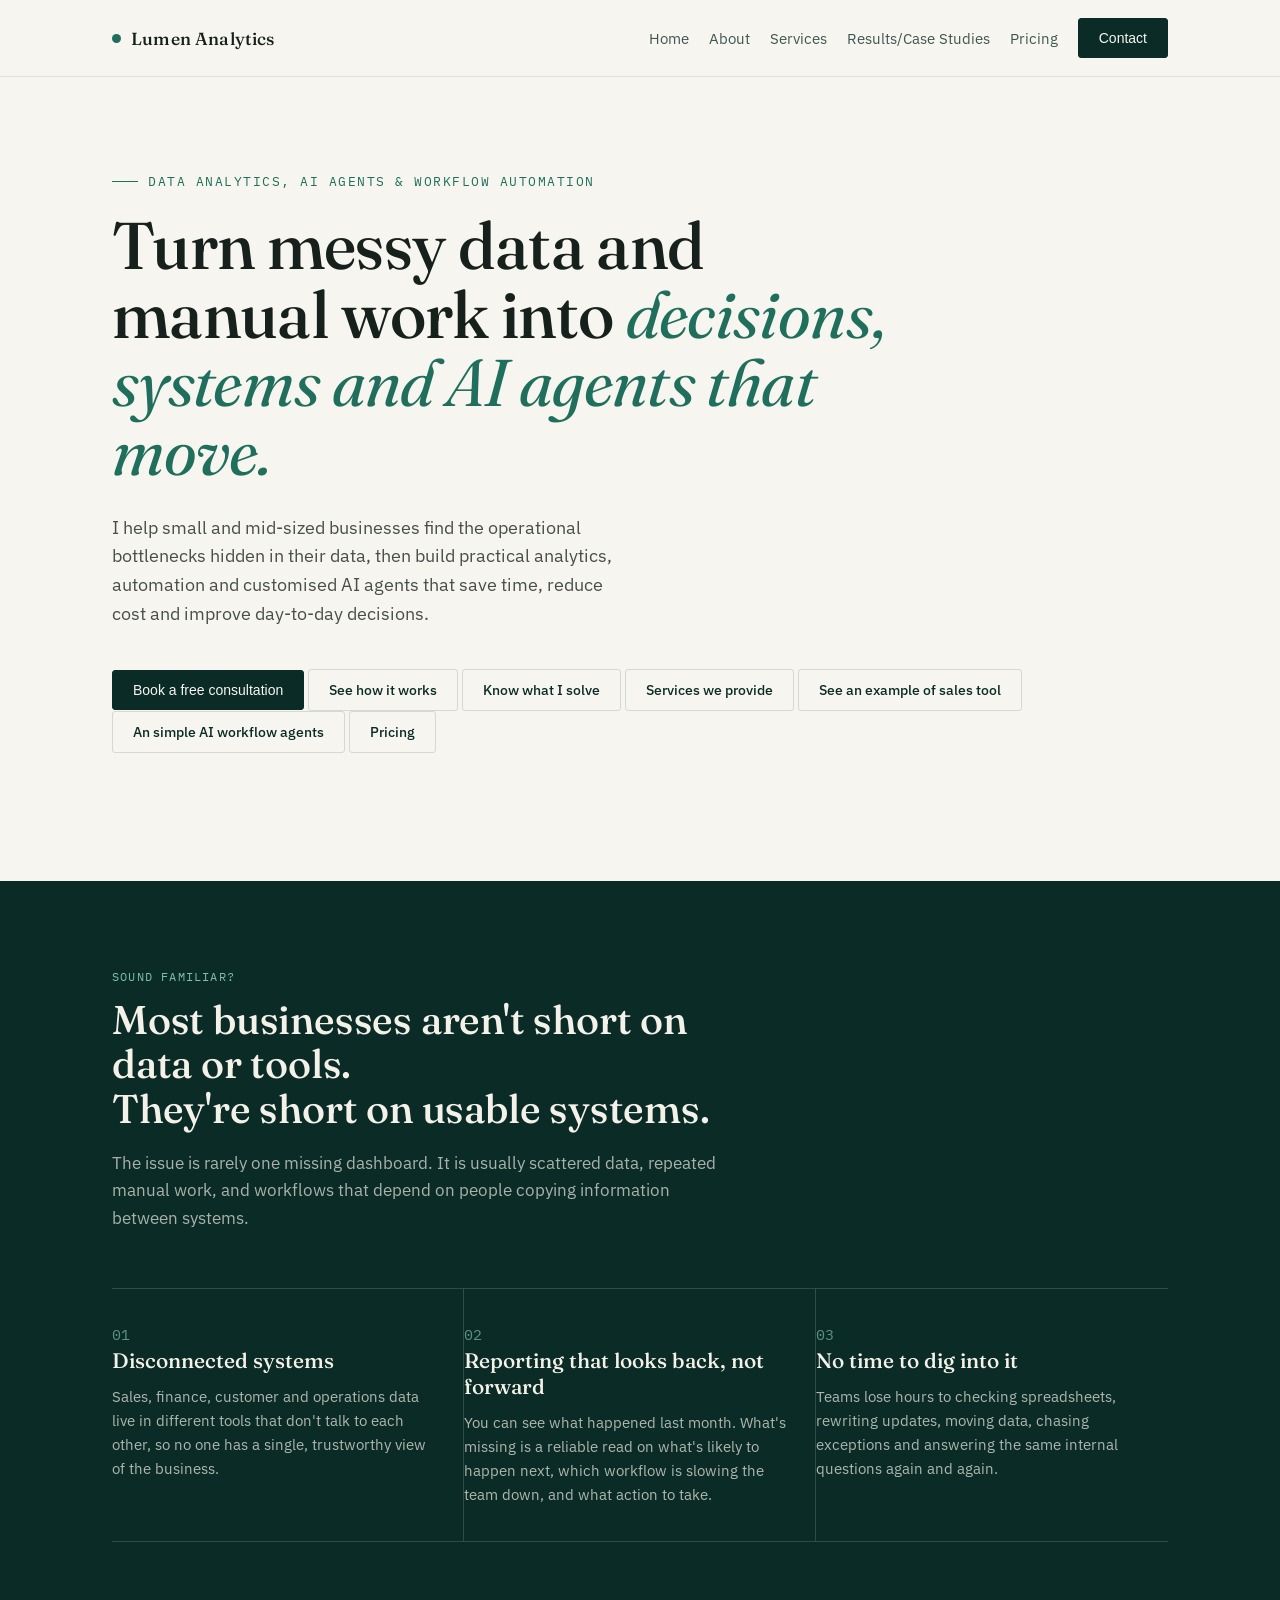
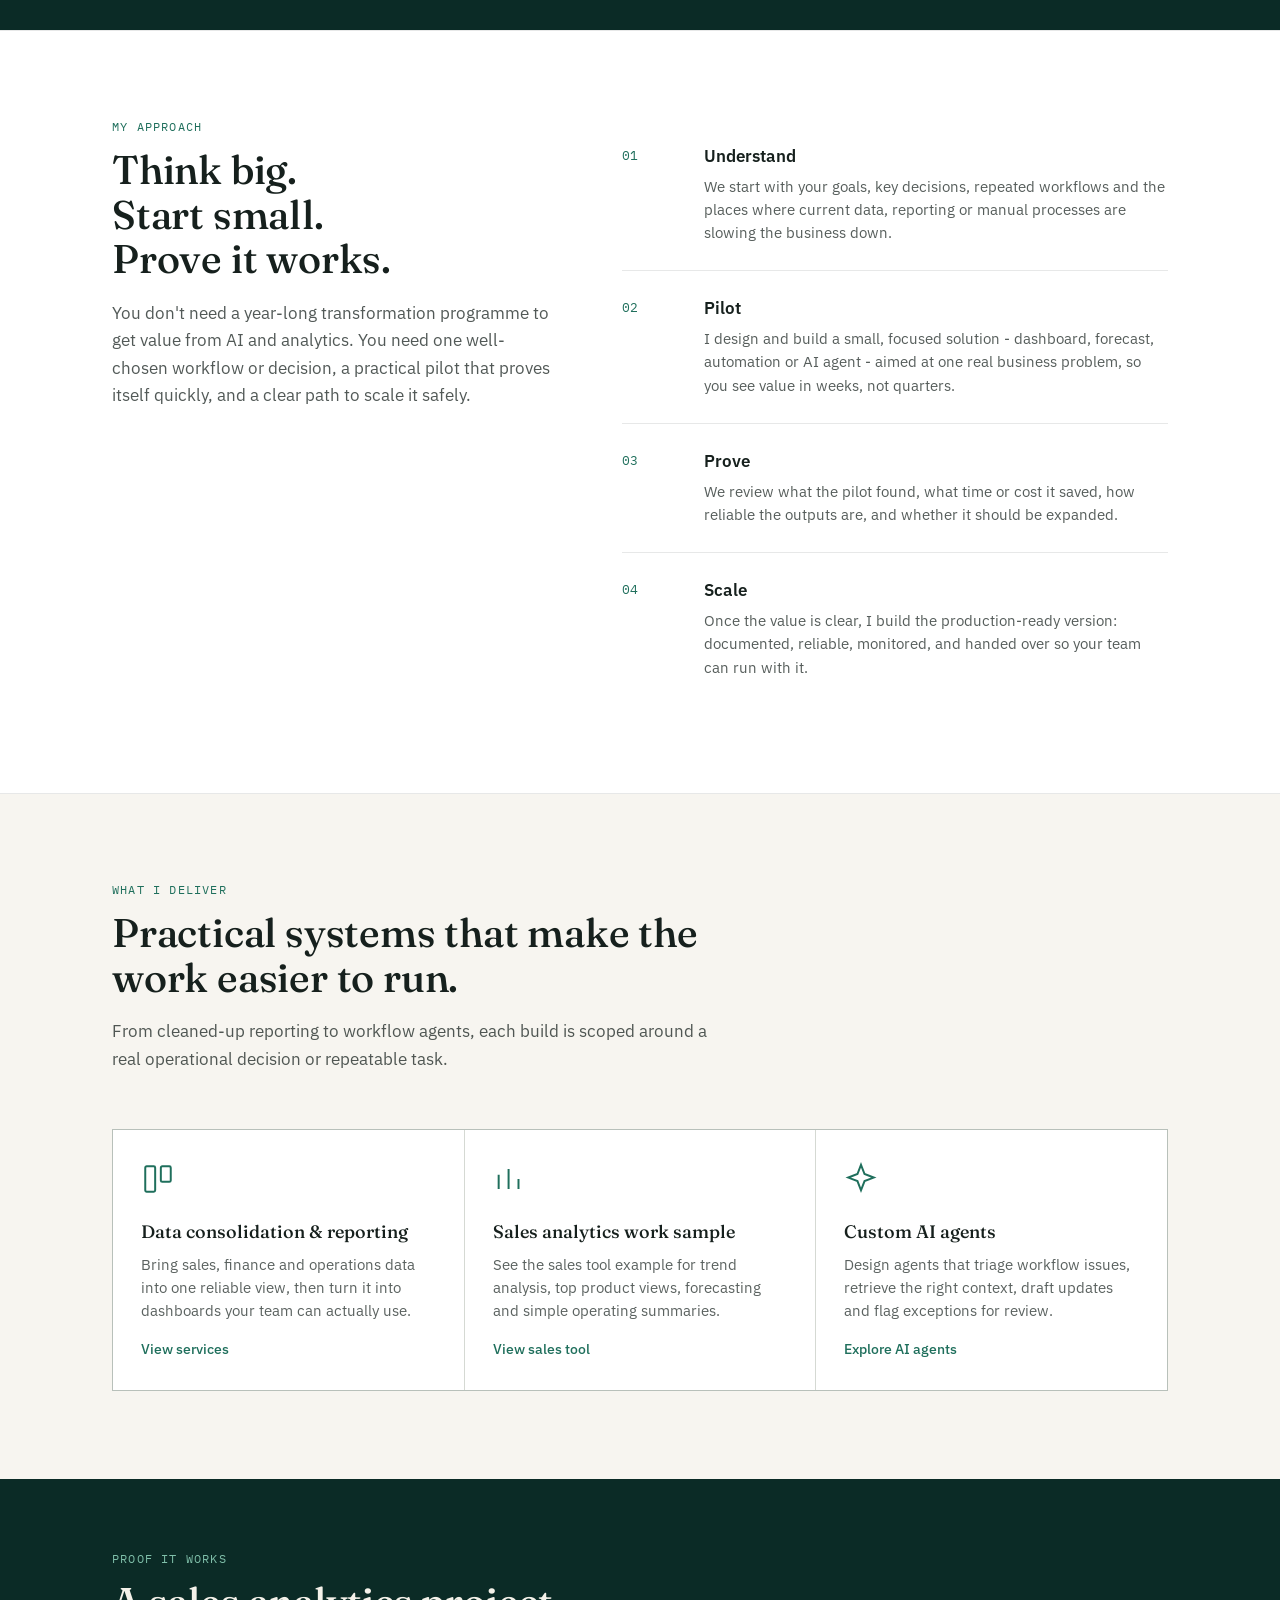
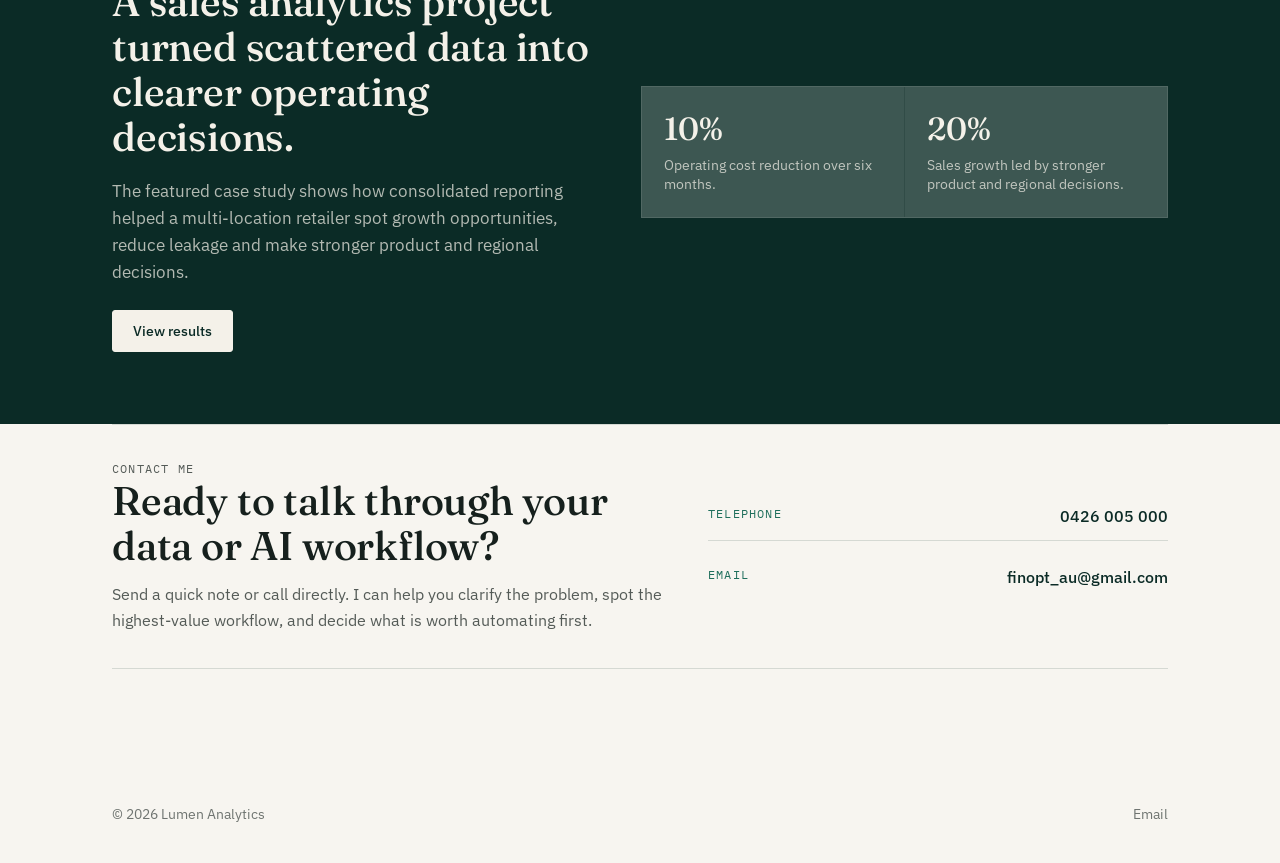
<file: index.html>
<!DOCTYPE html>
<html lang="en">
<head>
<meta charset="UTF-8">
<meta name="viewport" content="width=device-width, initial-scale=1.0">
<title>Lumen Analytics — Data &amp; AI Strategy</title>
<meta name="description" content="Lumen Analytics helps small and mid-sized businesses turn messy data, manual workflows and scattered systems into practical analytics, automation and AI agents.">
<meta property="og:title" content="Lumen Analytics — Data &amp; AI Strategy">
<meta property="og:description" content="Practical analytics, automation and AI agents for clearer business decisions and faster workflows.">
<meta property="og:type" content="website">
<meta property="og:image" content="social-preview.svg">
<meta name="twitter:card" content="summary_large_image">
<meta name="twitter:title" content="Lumen Analytics — Data &amp; AI Strategy">
<meta name="twitter:description" content="Turn messy data and manual work into decisions, systems and AI agents that move.">
<meta name="twitter:image" content="social-preview.svg">
<link rel="icon" href="favicon.svg" type="image/svg+xml">
<link rel="preconnect" href="https://fonts.googleapis.com">
<link href="https://fonts.googleapis.com/css2?family=Fraunces:opsz,wght@9..144,300;9..144,400;9..144,500;9..144,600&family=IBM+Plex+Sans:wght@400;500;600&family=IBM+Plex+Mono:wght@400;500&display=swap" rel="stylesheet">
<style>
  :root{
    --ink:#16201D;
    --bg:#F7F5F0;
    --bg-raised:#FFFFFF;
    --teal-deep:#0B2B26;
    --teal:#11423B;
    --teal-signal:#1F6F5C;
    --sage:#C9D6CE;
    --sage-line: rgba(11,43,38,0.14);
    --cream-line: rgba(22,32,29,0.10);
  }

  *{ box-sizing:border-box; }
  html{ scroll-behavior:smooth; }
  body{
    margin:0;
    background:var(--bg);
    color:var(--ink);
    font-family:'IBM Plex Sans', sans-serif;
    -webkit-font-smoothing:antialiased;
  }
  @media (prefers-reduced-motion: reduce){
    *{ animation-duration:0.01ms !important; animation-iteration-count:1 !important; transition-duration:0.01ms !important; scroll-behavior:auto !important; }
  }

  a{ color:inherit; }
  :focus-visible{ outline:2px solid var(--teal-signal); outline-offset:3px; }

  .wrap{ max-width:1120px; margin:0 auto; padding:0 32px; }
  @media (max-width:640px){ .wrap{ padding:0 20px; } }

  .mono{ font-family:'IBM Plex Mono', monospace; }

  /* ---------- header ---------- */
  header{
    position:sticky; top:0; z-index:50;
    background:rgba(247,245,240,0.92);
    backdrop-filter:blur(8px);
    border-bottom:1px solid var(--cream-line);
  }
  .header-inner{
    display:flex; align-items:center; justify-content:space-between;
    height:76px;
  }
  .logo{
    display:flex; align-items:center; gap:10px;
    font-family:'Fraunces', serif; font-weight:500; font-size:17.5px;
    letter-spacing:0.01em;
    text-decoration:none;
  }
  .logo-mark{
    width:9px; height:9px; border-radius:50%;
    background:var(--teal-signal);
    flex-shrink:0;
  }
  nav{ display:flex; align-items:center; gap:20px; position:relative; }
  nav a{
    text-decoration:none; font-size:14.5px; color:var(--teal-deep);
    opacity:0.78;
  }
  nav a:hover{ opacity:1; }
  .nav-links{ display:flex; gap:20px; }
  .nav-toggle{
    display:none;
    width:42px;
    height:42px;
    border:1px solid var(--sage-line);
    border-radius:3px;
    background:transparent;
    color:var(--teal-deep);
    cursor:pointer;
    align-items:center;
    justify-content:center;
    padding:0;
  }
  .nav-toggle span,
  .nav-toggle span::before,
  .nav-toggle span::after{
    display:block;
    width:18px;
    height:2px;
    background:currentColor;
    content:'';
    transition:transform 0.18s ease, opacity 0.18s ease;
  }
  .nav-toggle span{ position:relative; }
  .nav-toggle span::before{ position:absolute; top:-6px; left:0; }
  .nav-toggle span::after{ position:absolute; top:6px; left:0; }
  .nav-toggle[aria-expanded="true"] span{ background:transparent; }
  .nav-toggle[aria-expanded="true"] span::before{ transform:translateY(6px) rotate(45deg); }
  .nav-toggle[aria-expanded="true"] span::after{ transform:translateY(-6px) rotate(-45deg); }
  @media (max-width:1080px){
    nav{ gap:10px; }
    .nav-toggle{ display:inline-flex; }
    .nav-links{
      display:none;
      position:absolute;
      top:calc(100% + 14px);
      right:0;
      width:min(300px, calc(100vw - 40px));
      flex-direction:column;
      gap:0;
      background:var(--bg-raised);
      border:1px solid var(--sage-line);
      box-shadow:0 18px 42px rgba(11,43,38,0.13);
      padding:8px;
    }
    .nav-links.is-open{ display:flex; }
    .nav-links a{
      padding:13px 12px;
      opacity:1;
      border-bottom:1px solid var(--cream-line);
    }
    .nav-links a:last-child{ border-bottom:none; }
  }
  @media (max-width:460px){
    .header-inner{ height:70px; }
    nav .btn{ padding:10px 13px; font-size:13px; }
  }
  .btn{
    display:inline-flex; align-items:center; gap:8px;
    background:var(--teal-deep); color:#F7F5F0;
    padding:11px 20px; border-radius:3px;
    font-size:14px; font-weight:500;
    text-decoration:none; white-space:nowrap;
    border:1px solid var(--teal-deep);
    transition:background 0.15s ease, color 0.15s ease;
  }
  .btn:hover{ background:transparent; color:var(--teal-deep); }
  .btn-outline{
    background:transparent; color:var(--teal-deep); border:1px solid var(--sage-line);
  }
  .btn-outline:hover{ background:var(--teal-deep); color:#F7F5F0; }

  /* ---------- hero ---------- */
  .hero{ padding:96px 0 64px; position:relative; }
  .hero-eyebrow{
    font-family:'IBM Plex Mono', monospace;
    font-size:12.5px; letter-spacing:0.12em; text-transform:uppercase;
    color:var(--teal-signal); margin:0 0 22px;
    display:flex; align-items:center; gap:10px;
  }
  .hero-eyebrow::before{
    content:''; display:block; width:26px; height:1px; background:var(--teal-signal);
  }
  h1{
    font-family:'Fraunces', serif;
    font-weight:500;
    font-size:clamp(38px, 5.4vw, 66px);
    line-height:1.04;
    letter-spacing:-0.01em;
    margin:0 0 28px;
    max-width:780px;
  }
  h1 em{
    font-style:italic; font-weight:400; color:var(--teal-signal);
  }
  .hero-sub{
    font-size:18px; line-height:1.6;
    color:var(--ink); opacity:0.78;
    max-width:520px; margin:0 0 40px;
  }
  .hero-ctas{ display:block; gap:14px; flex-wrap:wrap; margin-bottom:64px; }
  .home-contact{
    padding:0 0 88px;
  }
  .contact-panel{
    border-top:1px solid var(--sage-line);
    border-bottom:1px solid var(--sage-line);
    padding:34px 0;
    display:grid;
    grid-template-columns:1.1fr .9fr;
    gap:34px;
    align-items:center;
  }
  .contact-panel h2{
    margin-bottom:12px;
  }
  .contact-panel p{
    margin:0;
    color:var(--ink);
    opacity:.72;
    line-height:1.65;
    max-width:560px;
  }
  .contact-list{
    display:grid;
    gap:12px;
  }
  .contact-item{
    display:flex;
    justify-content:space-between;
    gap:18px;
    padding:14px 0;
    border-bottom:1px solid var(--sage-line);
    text-decoration:none;
  }
  .contact-item:last-child{ border-bottom:none; }
  .contact-label{
    font-family:'IBM Plex Mono', monospace;
    font-size:12px;
    letter-spacing:.1em;
    text-transform:uppercase;
    color:var(--teal-signal);
  }
  .contact-value{
    color:var(--teal-deep);
    font-weight:500;
    text-align:right;
  }
  .contact-item:hover .contact-value{ color:var(--teal-signal); }
  @media (max-width:760px){
    .home-contact{ padding-bottom:64px; }
    .contact-panel{ grid-template-columns:1fr; }
    .contact-item{ flex-direction:column; gap:5px; }
    .contact-value{ text-align:left; }
  }

  /* ---------- section shared ---------- */
  section{ padding:88px 0; }
  .section-head{ max-width:620px; margin-bottom:56px; }
  .eyebrow{
    font-family:'IBM Plex Mono', monospace; font-size:12px; letter-spacing:0.1em;
    text-transform:uppercase; color:var(--teal-signal); margin:0 0 14px;
  }
  h2{
    font-family:'Fraunces', serif; font-weight:500;
    font-size:clamp(28px, 3.2vw, 40px); line-height:1.12; margin:0 0 18px;
    letter-spacing:-0.005em;
  }
  .section-lede{ font-size:16.5px; line-height:1.65; opacity:0.74; margin:0; }
  .rule{ height:1px; background:var(--sage-line); border:none; margin:0; }

  /* ---------- problems ---------- */
  .problems{ background:var(--teal-deep); color:#F4F1E9; }
  .problems .eyebrow{ color:#7FBFA9; }
  .problems .section-lede{ color:#F4F1E9; opacity:0.68; }
  .problem-list{ display:grid; grid-template-columns:1fr 1fr 1fr; gap:0; border-top:1px solid rgba(247,245,240,0.16); }
  @media (max-width:880px){ .problem-list{ grid-template-columns:1fr; } }
  .problem{
    padding:34px 28px 34px 0;
    border-bottom:1px solid rgba(247,245,240,0.16);
  }
  .problem-list > .problem:not(:last-child){ border-right:1px solid rgba(247,245,240,0.16); }
  @media (max-width:880px){ .problem-list > .problem{ border-right:none !important; padding-right:0; } }
  .problem-num{
    font-family:'IBM Plex Mono', monospace; font-size:12px; color:#7FBFA9;
    margin:0 0 18px;
  }
  .problem h3{
    font-family:'Fraunces', serif; font-weight:500; font-size:21px; margin:0 0 12px;
  }
  .problem p{ font-size:15px; line-height:1.6; opacity:0.7; margin:0; }

  /* ---------- solutions ---------- */
  .solutions-grid{
    display:grid; grid-template-columns:repeat(3, 1fr); gap:1px;
    background:var(--sage-line);
    border:1px solid var(--sage-line);
  }
  @media (max-width:880px){ .solutions-grid{ grid-template-columns:1fr 1fr; } }
  @media (max-width:560px){ .solutions-grid{ grid-template-columns:1fr; } }
  .solution{
    background:var(--bg-raised);
    padding:32px 28px;
    transition:background 0.15s ease;
  }
  .solution:hover{ background:#FBFAF7; }
  .solution-icon{
    width:34px; height:34px; margin-bottom:20px;
    color:var(--teal-signal);
  }
  .solution h3{
    font-family:'Fraunces', serif; font-weight:500; font-size:18px; margin:0 0 10px;
  }
  .solution p{ font-size:14.5px; line-height:1.6; opacity:0.7; margin:0; }
  .solution-link{
    display:inline-block;
    margin-top:18px;
    color:var(--teal-signal);
    font-size:14px;
    font-weight:500;
    text-decoration:none;
  }
  .solution-link:hover{ color:var(--teal-deep); }

  /* ---------- sales tool ---------- */
  .tool-preview{
    background:var(--bg-raised);
    border-top:1px solid var(--cream-line);
    border-bottom:1px solid var(--cream-line);
  }
  .tool-preview-grid{
    display:grid; grid-template-columns:0.92fr 1.08fr; gap:56px; align-items:center;
  }
  @media (max-width:880px){ .tool-preview-grid{ grid-template-columns:1fr; gap:34px; } }
  .tool-preview-card{
    border:1px solid var(--sage-line);
    background:var(--bg);
    padding:28px;
  }
  .tool-metrics{
    display:grid; grid-template-columns:1fr 1fr; gap:1px;
    background:var(--sage-line);
    border:1px solid var(--sage-line);
    margin-bottom:22px;
  }
  .tool-metric{
    background:var(--bg-raised);
    padding:18px;
  }
  .tool-metric span{
    display:block;
    font-family:'IBM Plex Mono', monospace;
    font-size:11px;
    letter-spacing:0.08em;
    text-transform:uppercase;
    color:var(--ink);
    opacity:0.55;
    margin-bottom:12px;
  }
  .tool-metric strong{
    display:block;
    font-family:'Fraunces', serif;
    font-weight:500;
    font-size:24px;
    color:var(--teal-deep);
  }
  .tool-chart{
    border-top:1px solid var(--sage-line);
    padding-top:18px;
  }
  .tool-bars{
    display:grid;
    gap:9px;
  }
  .tool-bar{
    display:grid;
    grid-template-columns:74px 1fr 52px;
    align-items:center;
    gap:10px;
    font-size:12px;
    color:rgba(22,32,29,0.65);
  }
  .tool-bar span:nth-child(2){
    height:8px;
    background:rgba(31,111,92,0.16);
    position:relative;
  }
  .tool-bar span:nth-child(2)::before{
    content:'';
    position:absolute;
    inset:0 auto 0 0;
    width:var(--bar);
    background:var(--teal-signal);
  }

  /* ---------- AI agents ---------- */
  .agents{
    background:var(--teal-deep);
    color:#F4F1E9;
  }
  .agents .eyebrow{ color:#7FBFA9; }
  .agents .section-lede{ color:#F4F1E9; opacity:0.72; }
  .agent-grid{
    display:grid;
    grid-template-columns:0.9fr 1.1fr;
    gap:56px;
    align-items:start;
  }
  @media (max-width:880px){ .agent-grid{ grid-template-columns:1fr; gap:34px; } }
  .agent-list{
    display:grid;
    gap:1px;
    background:rgba(247,245,240,0.16);
    border:1px solid rgba(247,245,240,0.16);
  }
  .agent-item{
    background:rgba(247,245,240,0.045);
    padding:24px;
  }
  .agent-item h3{
    font-family:'Fraunces', serif;
    font-weight:500;
    font-size:20px;
    margin:0 0 10px;
  }
  .agent-item p{
    margin:0;
    color:#F4F1E9;
    opacity:0.68;
    font-size:14.5px;
    line-height:1.62;
  }
  .agent-flow{
    border:1px solid rgba(247,245,240,0.18);
    padding:28px;
    background:rgba(247,245,240,0.06);
  }
  .agent-flow-step{
    display:grid;
    grid-template-columns:42px 1fr;
    gap:16px;
    padding:18px 0;
    border-top:1px solid rgba(247,245,240,0.16);
  }
  .agent-flow-step:first-child{ border-top:none; padding-top:0; }
  .agent-flow-step:last-child{ padding-bottom:0; }
  .agent-flow-step span{
    font-family:'IBM Plex Mono', monospace;
    color:#7FBFA9;
    font-size:12px;
  }
  .agent-flow-step strong{
    display:block;
    margin-bottom:6px;
    color:#F4F1E9;
    font-size:15px;
  }
  .agent-flow-step p{
    margin:0;
    color:#F4F1E9;
    opacity:0.66;
    font-size:14px;
    line-height:1.58;
  }
  .agent-demo{
    margin-top:42px;
    border:1px solid rgba(247,245,240,0.18);
    background:rgba(247,245,240,0.06);
    padding:28px;
  }
  .agent-demo-grid{
    display:grid;
    grid-template-columns:0.95fr 1.05fr;
    gap:28px;
    align-items:start;
  }
  @media (max-width:880px){ .agent-demo-grid{ grid-template-columns:1fr; } }
  .agent-demo h3{
    font-family:'Fraunces', serif;
    font-weight:500;
    font-size:26px;
    margin:0 0 10px;
    color:#F4F1E9;
  }
  .agent-demo p{
    color:#F4F1E9;
    opacity:0.68;
    line-height:1.62;
  }
  .agent-demo label{
    color:#F4F1E9;
    opacity:0.82;
  }
  .agent-demo textarea{
    background:rgba(247,245,240,0.94);
    color:var(--ink);
    min-height:160px;
  }
  .sample-agent-buttons{
    display:flex;
    flex-wrap:wrap;
    gap:10px;
    margin:16px 0 20px;
  }
  .sample-agent-buttons button{
    border:1px solid rgba(247,245,240,0.24);
    background:transparent;
    color:#F4F1E9;
    border-radius:3px;
    padding:9px 12px;
    cursor:pointer;
    font-family:'IBM Plex Sans', sans-serif;
    font-size:13px;
  }
  .sample-agent-buttons button:hover{
    background:#F4F1E9;
    color:var(--teal-deep);
  }
  .agent-demo-actions{
    display:flex;
    gap:12px;
    flex-wrap:wrap;
    margin-top:14px;
  }
  .agent-demo-output{
    display:grid;
    gap:1px;
    background:rgba(247,245,240,0.16);
    border:1px solid rgba(247,245,240,0.16);
  }
  .agent-output-card{
    background:rgba(247,245,240,0.92);
    color:var(--ink);
    padding:18px;
  }
  .agent-output-card span{
    display:block;
    font-family:'IBM Plex Mono', monospace;
    font-size:11px;
    letter-spacing:0.08em;
    text-transform:uppercase;
    color:var(--teal-signal);
    margin-bottom:8px;
  }
  .agent-output-card strong{
    display:block;
    font-size:16px;
    margin-bottom:8px;
  }
  .agent-output-card p,
  .agent-output-card li{
    color:var(--ink);
    opacity:0.74;
    font-size:14px;
    line-height:1.55;
  }
  .agent-output-card p{ margin:0; }
  .agent-output-card ol{
    margin:0;
    padding-left:19px;
  }

  /* ---------- approach ---------- */
  .approach{ background:var(--bg-raised); border-top:1px solid var(--cream-line); border-bottom:1px solid var(--cream-line); }
  .approach-grid{ display:grid; grid-template-columns:0.9fr 1.1fr; gap:64px; align-items:start; }
  @media (max-width:880px){ .approach-grid{ grid-template-columns:1fr; gap:40px; } }
  .approach-steps{ display:flex; flex-direction:column; }
  .step{
    display:grid; grid-template-columns:64px 1fr; gap:18px;
    padding:26px 0;
    border-top:1px solid var(--cream-line);
  }
  .step:first-child{ border-top:none; }
  .step-mark{ font-family:'IBM Plex Mono', monospace; font-size:13px; color:var(--teal-signal); padding-top:2px; }
  .step h4{ font-size:16.5px; font-weight:600; margin:0 0 8px; font-family:'IBM Plex Sans', sans-serif; }
  .step p{ font-size:14.5px; line-height:1.6; opacity:0.72; margin:0; }

  /* ---------- about / proof strip ---------- */
  .about{ }
  .about-grid{ display:grid; grid-template-columns:1.1fr 0.9fr; gap:64px; align-items:start; }
  @media (max-width:880px){ .about-grid{ grid-template-columns:1fr; gap:36px; } }
  .about-card{
    border:1px solid var(--sage-line);
    background:var(--bg-raised);
    padding:30px;
  }
  .about-card .mono{ font-size:11.5px; letter-spacing:0.08em; text-transform:uppercase; opacity:0.55; display:block; margin-bottom:18px; }
  .stat-row{ display:flex; justify-content:space-between; padding:14px 0; border-top:1px solid var(--cream-line); }
  .stat-row:first-of-type{ border-top:none; }
  .stat-row .label{ font-size:14px; opacity:0.7; }
  .stat-row .value{ font-family:'Fraunces', serif; font-size:17px; }
  .about p{ font-size:16px; line-height:1.7; opacity:0.78; }
  .about p + p{ margin-top:16px; }

  /* ---------- homepage proof ---------- */
  .proof-teaser{
    background:var(--teal-deep);
    color:#F4F1E9;
    padding:72px 0;
  }
  .proof-teaser-grid{
    display:grid;
    grid-template-columns:0.95fr 1.05fr;
    gap:52px;
    align-items:center;
  }
  .proof-teaser .eyebrow{ color:#7FBFA9; }
  .proof-teaser h2{ color:#F4F1E9; }
  .proof-teaser .section-lede{ color:#F4F1E9; opacity:0.72; }
  .proof-stats{
    display:grid;
    grid-template-columns:repeat(2, 1fr);
    gap:1px;
    background:rgba(247,245,240,0.16);
    border:1px solid rgba(247,245,240,0.16);
  }
  .proof-stat{
    background:rgba(247,245,240,0.06);
    padding:22px;
  }
  .proof-stat strong{
    display:block;
    font-family:'Fraunces', serif;
    font-weight:500;
    font-size:32px;
    margin-bottom:8px;
  }
  .proof-stat span{
    display:block;
    font-size:13.5px;
    line-height:1.45;
    opacity:0.72;
  }
  .proof-teaser .btn{
    background:#F4F1E9;
    color:var(--teal-deep);
    border-color:#F4F1E9;
    margin-top:24px;
  }
  .proof-teaser .btn:hover{ background:transparent; color:#F4F1E9; }
  @media (max-width:880px){
    .proof-teaser-grid{ grid-template-columns:1fr; gap:34px; }
    .proof-stats{ grid-template-columns:1fr; }
  }

  /* ---------- CTA band ---------- */
  .cta-band{
    background:var(--teal-deep); color:#F4F1E9;
    padding:80px 0;
  }
  .cta-band-inner{
    display:flex; justify-content:space-between; align-items:flex-end; gap:32px; flex-wrap:wrap;
  }
  .cta-band h2{ color:#F4F1E9; max-width:480px; }
  .cta-band .section-lede{ color:#F4F1E9; opacity:0.68; max-width:420px; }
  .cta-band .btn{ background:#F4F1E9; color:var(--teal-deep); border-color:#F4F1E9; }
  .cta-band .btn:hover{ background:transparent; color:#F4F1E9; }

  /* ---------- footer ---------- */
  footer{ padding:48px 0 40px; }
  .footer-inner{
    display:flex; justify-content:space-between; align-items:center; flex-wrap:wrap; gap:16px;
    font-size:13.5px; opacity:0.6;
  }
  .footer-inner a{ text-decoration:none; }
  .footer-links{ display:flex; gap:24px; }

  /* ---------- contact modal ---------- */
  .modal-overlay{
    position:fixed; inset:0; z-index:200;
    background:rgba(11,43,38,0.55);
    backdrop-filter:blur(3px);
    display:flex; align-items:center; justify-content:center;
    padding:24px;
    opacity:0; visibility:hidden;
    transition:opacity 0.2s ease, visibility 0.2s ease;
  }
  .modal-overlay.is-open{ opacity:1; visibility:visible; }
  .modal{
    background:var(--bg-raised);
    width:100%; max-width:560px;
    max-height:90vh; overflow-y:auto;
    border-radius:4px;
    padding:40px;
    position:relative;
    transform:translateY(12px) scale(0.98);
    transition:transform 0.2s ease;
  }
  .modal-overlay.is-open .modal{ transform:translateY(0) scale(1); }
  @media (max-width:560px){ .modal{ padding:28px 22px; } }

  .modal-close{
    position:absolute; top:18px; right:18px;
    width:32px; height:32px; border-radius:50%;
    border:1px solid var(--sage-line); background:transparent;
    color:var(--teal-deep); cursor:pointer;
    display:flex; align-items:center; justify-content:center;
    font-size:18px; line-height:1; padding:0;
    transition:background 0.15s ease, color 0.15s ease;
  }
  .modal-close:hover{ background:var(--teal-deep); color:#F7F5F0; }

  .modal .eyebrow{ margin-bottom:10px; }
  .modal h3{
    font-family:'Fraunces', serif; font-weight:500; font-size:26px;
    margin:0 0 10px; padding-right:30px;
  }
  .modal-intro{ font-size:14.5px; line-height:1.6; opacity:0.7; margin:0 0 28px; }

  .form-row{ margin-bottom:18px; }
  .form-row-pair{ display:grid; grid-template-columns:1fr 1fr; gap:14px; }
  @media (max-width:460px){ .form-row-pair{ grid-template-columns:1fr; } }
  label{
    display:block; font-size:13px; font-weight:500; color:var(--teal-deep);
    margin-bottom:7px;
  }
  label .optional{ opacity:0.5; font-weight:400; }
  input[type="text"], input[type="email"], input[type="tel"], textarea{
    width:100%; font-family:'IBM Plex Sans', sans-serif; font-size:14.5px;
    padding:11px 13px; border:1px solid var(--sage-line); border-radius:3px;
    background:var(--bg); color:var(--ink);
    transition:border-color 0.15s ease;
  }
  input:focus, textarea:focus{
    outline:none; border-color:var(--teal-signal);
  }
  textarea{ resize:vertical; min-height:90px; font-family:'IBM Plex Sans', sans-serif; }

  .form-submit{
    width:100%; justify-content:center; cursor:pointer;
    margin-top:6px; font-size:14.5px; padding:13px 20px;
  }

  .modal-divider{
    display:flex; align-items:center; gap:14px;
    margin:26px 0 22px; font-family:'IBM Plex Mono', monospace;
    font-size:11px; letter-spacing:0.08em; text-transform:uppercase;
    color:var(--ink); opacity:0.45;
  }
  .modal-divider::before, .modal-divider::after{
    content:''; flex:1; height:1px; background:var(--sage-line);
  }
  .modal-direct{
    display:flex; flex-direction:column; gap:10px;
    font-size:14.5px;
  }
  .modal-direct a{
    text-decoration:none; color:var(--teal-deep); font-weight:500;
    display:flex; align-items:center; gap:9px;
  }
  .modal-direct a:hover{ color:var(--teal-signal); }
  .modal-direct svg{ width:16px; height:16px; flex-shrink:0; opacity:0.7; }

  .form-status{
    font-size:14px; margin-top:16px; display:none;
    padding:12px 14px; border-radius:3px;
  }
  .form-status.is-success{ display:block; background:#EAF3EE; color:var(--teal-deep); }
  .form-status.is-error{ display:block; background:#FBEAEA; color:#8A2E2E; }

  ::selection{ background:var(--teal-signal); color:#fff; }
</style>
</head>
<body>

<header>
  <div class="wrap header-inner">
    <a href="index.html" class="logo">
      <span class="logo-mark"></span>
      Lumen Analytics
    </a>
    <nav>
      <button type="button" class="nav-toggle" aria-label="Toggle navigation" aria-expanded="false" aria-controls="primaryNav">
        <span aria-hidden="true"></span>
      </button>
      <div class="nav-links" id="primaryNav">
        <a href="index.html">Home</a>
        <a href="about.html">About</a>
        <a href="services.html">Services</a>
        <a href="results-case-studies.html">Results/Case Studies</a>
        <a href="pricing.html">Pricing</a>
      </div>
      <button type="button" class="btn" data-open-contact>Contact</button>
    </nav>
  </div>
</header>

<main>

<!-- HERO -->
  <section class="hero">
    <div class="wrap">
      <p class="hero-eyebrow">Data Analytics, AI Agents &amp; Workflow Automation</p>
      <h1>Turn messy data and manual work into <em>decisions, systems and AI agents that move.</em></h1>
      <p class="hero-sub">I help small and mid-sized businesses find the operational bottlenecks hidden in their data, then build practical analytics, automation and customised AI agents that save time, reduce cost and improve day-to-day decisions.</p>
      <div class="hero-ctas">
        <button type="button" class="btn" data-open-contact>Book a free consultation</button>
        <a href="services.html" class="btn btn-outline">See how it works</a>
        <a href="what-i-solve.html" class="btn btn-outline">Know what I solve</a>
        <a href="services.html" class="btn btn-outline">Services we provide</a>
        <a href="sales-tool.html" class="btn btn-outline">See an example of sales tool</a>
        <a href="ai-agents.html" class="btn btn-outline">An simple AI workflow agents</a>
        <a href="pricing.html" class="btn btn-outline">Pricing</a>
        </div>
    </div>
  </section>

<!-- PROBLEMS -->
  <section class="problems" id="problems">
    <div class="wrap">
      <div class="section-head">
        <p class="eyebrow">Sound familiar?</p>
        <h2>Most businesses aren't short on data or tools.<br>They're short on usable systems.</h2>
        <p class="section-lede">The issue is rarely one missing dashboard. It is usually scattered data, repeated manual work, and workflows that depend on people copying information between systems.</p>
      </div>

      <div class="problem-list">
        <div class="problem">
          <p class="problem-num">01</p>
          <h3>Disconnected systems</h3>
          <p>Sales, finance, customer and operations data live in different tools that don't talk to each other, so no one has a single, trustworthy view of the business.</p>
        </div>
        <div class="problem">
          <p class="problem-num">02</p>
          <h3>Reporting that looks back, not forward</h3>
          <p>You can see what happened last month. What's missing is a reliable read on what's likely to happen next, which workflow is slowing the team down, and what action to take.</p>
        </div>
        <div class="problem">
          <p class="problem-num">03</p>
          <h3>No time to dig into it</h3>
          <p>Teams lose hours to checking spreadsheets, rewriting updates, moving data, chasing exceptions and answering the same internal questions again and again.</p>
        </div>
      </div>
    </div>
  </section>

<!-- APPROACH -->
  <section class="approach" id="approach">
    <div class="wrap">
      <div class="approach-grid">
        <div>
          <p class="eyebrow">My approach</p>
          <h2>Think big.<br>Start small.<br>Prove it works.</h2>
          <p class="section-lede">You don't need a year-long transformation programme to get value from AI and analytics. You need one well-chosen workflow or decision, a practical pilot that proves itself quickly, and a clear path to scale it safely.</p>
        </div>
        <div class="approach-steps">
          <div class="step">
            <span class="step-mark mono">01</span>
            <div>
              <h4>Understand</h4>
              <p>We start with your goals, key decisions, repeated workflows and the places where current data, reporting or manual processes are slowing the business down.</p>
            </div>
          </div>
          <div class="step">
            <span class="step-mark mono">02</span>
            <div>
              <h4>Pilot</h4>
              <p>I design and build a small, focused solution - dashboard, forecast, automation or AI agent - aimed at one real business problem, so you see value in weeks, not quarters.</p>
            </div>
          </div>
          <div class="step">
            <span class="step-mark mono">03</span>
            <div>
              <h4>Prove</h4>
              <p>We review what the pilot found, what time or cost it saved, how reliable the outputs are, and whether it should be expanded.</p>
            </div>
          </div>
          <div class="step">
            <span class="step-mark mono">04</span>
            <div>
              <h4>Scale</h4>
              <p>Once the value is clear, I build the production-ready version: documented, reliable, monitored, and handed over so your team can run with it.</p>
            </div>
          </div>
        </div>
      </div>
    </div>
  </section>

<!-- SERVICES PREVIEW -->
  <section id="services-preview">
    <div class="wrap">
      <div class="section-head">
        <p class="eyebrow">What I deliver</p>
        <h2>Practical systems that make the work easier to run.</h2>
        <p class="section-lede">From cleaned-up reporting to workflow agents, each build is scoped around a real operational decision or repeatable task.</p>
      </div>

      <div class="solutions-grid">
        <article class="solution">
          <svg class="solution-icon" aria-hidden="true" viewBox="0 0 24 24" fill="none" stroke="currentColor" stroke-width="1.4"><rect x="3" y="3" width="7" height="18" rx="1"/><rect x="14" y="3" width="7" height="11" rx="1"/></svg>
          <h3>Data consolidation &amp; reporting</h3>
          <p>Bring sales, finance and operations data into one reliable view, then turn it into dashboards your team can actually use.</p>
          <a class="solution-link" href="services.html">View services</a>
        </article>
        <article class="solution">
          <svg class="solution-icon" aria-hidden="true" viewBox="0 0 24 24" fill="none" stroke="currentColor" stroke-width="1.4"><path d="M4 19V9M11 19V5M18 19v-7"/></svg>
          <h3>Sales analytics work sample</h3>
          <p>See the sales tool example for trend analysis, top product views, forecasting and simple operating summaries.</p>
          <a class="solution-link" href="sales-tool.html">View sales tool</a>
        </article>
        <article class="solution">
          <svg class="solution-icon" aria-hidden="true" viewBox="0 0 24 24" fill="none" stroke="currentColor" stroke-width="1.4"><path d="M12 2l2.5 6.5L21 11l-6.5 2.5L12 20l-2.5-6.5L3 11l6.5-2.5z"/></svg>
          <h3>Custom AI agents</h3>
          <p>Design agents that triage workflow issues, retrieve the right context, draft updates and flag exceptions for review.</p>
          <a class="solution-link" href="ai-agents.html">Explore AI agents</a>
        </article>
      </div>
    </div>
  </section>

<!-- PROOF PREVIEW -->
  <section class="proof-teaser" id="proof">
    <div class="wrap proof-teaser-grid">
      <div>
        <p class="eyebrow">Proof it works</p>
        <h2>A sales analytics project turned scattered data into clearer operating decisions.</h2>
        <p class="section-lede">The featured case study shows how consolidated reporting helped a multi-location retailer spot growth opportunities, reduce leakage and make stronger product and regional decisions.</p>
        <a href="results-case-studies.html" class="btn">View results</a>
      </div>
      <div class="proof-stats" aria-label="Featured results">
        <div class="proof-stat">
          <strong>10%</strong>
          <span>Operating cost reduction over six months.</span>
        </div>
        <div class="proof-stat">
          <strong>20%</strong>
          <span>Sales growth led by stronger product and regional decisions.</span>
        </div>
      </div>
    </div>
  </section>

  <section class="home-contact" id="contact">
    <div class="wrap">
      <div class="contact-panel">
        <div>
          <p class="eyebrow">Contact me</p>
          <h2>Ready to talk through your data or AI workflow?</h2>
          <p>Send a quick note or call directly. I can help you clarify the problem, spot the highest-value workflow, and decide what is worth automating first.</p>
        </div>
        <div class="contact-list">
          <a class="contact-item" href="tel:+61426005000">
            <span class="contact-label">Telephone</span>
            <span class="contact-value">0426 005 000</span>
          </a>
          <a class="contact-item" href="mailto:finopt_au@gmail.com">
            <span class="contact-label">Email</span>
            <span class="contact-value">finopt_au@gmail.com</span>
          </a>
        </div>
      </div>
    </div>
  </section>

</main>

<footer>
  <div class="wrap footer-inner">
    <span>© 2026 Lumen Analytics</span>
    <div class="footer-links">
      <a href="mailto:finopt_au@gmail.com">Email</a>
    </div>
  </div>
</footer>

<!-- CONTACT MODAL -->
<div class="modal-overlay" id="contactModal" aria-hidden="true">
  <div class="modal" role="dialog" aria-modal="true" aria-labelledby="contactModalTitle">
    <button type="button" class="modal-close" data-close-contact aria-label="Close">&times;</button>

    <p class="eyebrow">Get started</p>
    <h3 id="contactModalTitle">Book a free consultation</h3>
    <p class="modal-intro">Tell me a little about your business and what you're hoping to get out of your data. I'll get back to you within one business day.</p>

    <form id="contactForm" action="https://formspree.io/f/meebkzjp" method="POST">
      <div class="form-row form-row-pair">
        <div>
          <label for="cf-name">Name</label>
          <input type="text" id="cf-name" name="name" required>
        </div>
        <div>
          <label for="cf-company">Company <span class="optional">(optional)</span></label>
          <input type="text" id="cf-company" name="company">
        </div>
      </div>

      <div class="form-row form-row-pair">
        <div>
          <label for="cf-email">Email</label>
          <input type="email" id="cf-email" name="email" required>
        </div>
        <div>
          <label for="cf-phone">Phone <span class="optional">(optional)</span></label>
          <input type="tel" id="cf-phone" name="phone">
        </div>
      </div>

      <div class="form-row">
        <label for="cf-message">What would you like to discuss?</label>
        <textarea id="cf-message" name="message" required placeholder="A few lines on your business and what you're hoping to find in your data."></textarea>
      </div>

      <input type="hidden" name="_subject" value="New consultation request — Lumen Analytics website">

      <button type="submit" class="btn form-submit">Send request</button>

      <div class="form-status" id="formStatus"></div>
    </form>

    <div class="modal-divider">or contact directly</div>
    <div class="modal-direct">
      <a href="mailto:finopt_au@gmail.com">
        <svg viewBox="0 0 24 24" fill="none" stroke="currentColor" stroke-width="1.6"><path d="M3 5h18v14H3z"/><path d="M3 5l9 8 9-8"/></svg>
        finopt_au@gmail.com
      </a>
      <a href="tel:+61426005000">
        <svg viewBox="0 0 24 24" fill="none" stroke="currentColor" stroke-width="1.6"><path d="M5 4h4l2 5-2.5 2.5a11 11 0 0 0 5 5L16 14l5 2v4a2 2 0 0 1-2 2C10.5 22 2 13.5 2 6a2 2 0 0 1 2-2z"/></svg>
        0426 005 000
      </a>
    </div>
  </div>
</div>

<script>
  (function(){
    var navToggle = document.querySelector('.nav-toggle');
    var navLinks = document.getElementById('primaryNav');
    var overlay = document.getElementById('contactModal');
    var openTriggers = document.querySelectorAll('[data-open-contact]');
    var closeTriggers = document.querySelectorAll('[data-close-contact]');
    var form = document.getElementById('contactForm');
    var status = document.getElementById('formStatus');
    var lastFocused = null;

    function closeNav(){
      if (!navToggle || !navLinks) return;
      navLinks.classList.remove('is-open');
      navToggle.setAttribute('aria-expanded', 'false');
    }

    if (navToggle && navLinks){
      navToggle.addEventListener('click', function(){
        var isOpen = navLinks.classList.toggle('is-open');
        navToggle.setAttribute('aria-expanded', isOpen ? 'true' : 'false');
      });
      navLinks.querySelectorAll('a').forEach(function(link){
        link.addEventListener('click', closeNav);
      });
      document.addEventListener('click', function(e){
        if (!navLinks.classList.contains('is-open')) return;
        if (navLinks.contains(e.target) || navToggle.contains(e.target)) return;
        closeNav();
      });
    }

    function openModal(){
      lastFocused = document.activeElement;
      closeNav();
      overlay.classList.add('is-open');
      overlay.setAttribute('aria-hidden', 'false');
      document.body.style.overflow = 'hidden';
      var firstField = document.getElementById('cf-name');
      if (firstField) firstField.focus();
    }
    function closeModal(){
      overlay.classList.remove('is-open');
      overlay.setAttribute('aria-hidden', 'true');
      document.body.style.overflow = '';
      if (lastFocused) lastFocused.focus();
    }

    openTriggers.forEach(function(btn){
      btn.addEventListener('click', openModal);
    });
    closeTriggers.forEach(function(btn){
      btn.addEventListener('click', closeModal);
    });
    overlay.addEventListener('click', function(e){
      if (e.target === overlay) closeModal();
    });
    document.addEventListener('keydown', function(e){
      if (e.key === 'Escape'){
        closeNav();
        if (overlay.classList.contains('is-open')) closeModal();
      }
    });

    if (form){
      form.addEventListener('submit', function(e){
        e.preventDefault();
        status.className = 'form-status';
        status.textContent = '';

        var formData = new FormData(form);
        var submitBtn = form.querySelector('.form-submit');
        submitBtn.disabled = true;
        submitBtn.textContent = 'Sending…';

        fetch(form.action, {
          method: 'POST',
          body: formData,
          headers: { 'Accept': 'application/json' }
        }).then(function(response){
          if (response.ok){
            form.reset();
            status.className = 'form-status is-success';
            status.textContent = "Thanks — your request has been sent. I'll be in touch within one business day.";
          } else {
            status.className = 'form-status is-error';
            status.textContent = "Something went wrong sending that. Please email finopt_au@gmail.com directly, or call 0426 005 000.";
          }
        }).catch(function(){
          status.className = 'form-status is-error';
          status.textContent = "Something went wrong sending that. Please email finopt_au@gmail.com directly, or call 0426 005 000.";
        }).finally(function(){
          submitBtn.disabled = false;
          submitBtn.textContent = 'Send request';
        });
      });
    }
  })();
</script>

</body>
</html>
</file>
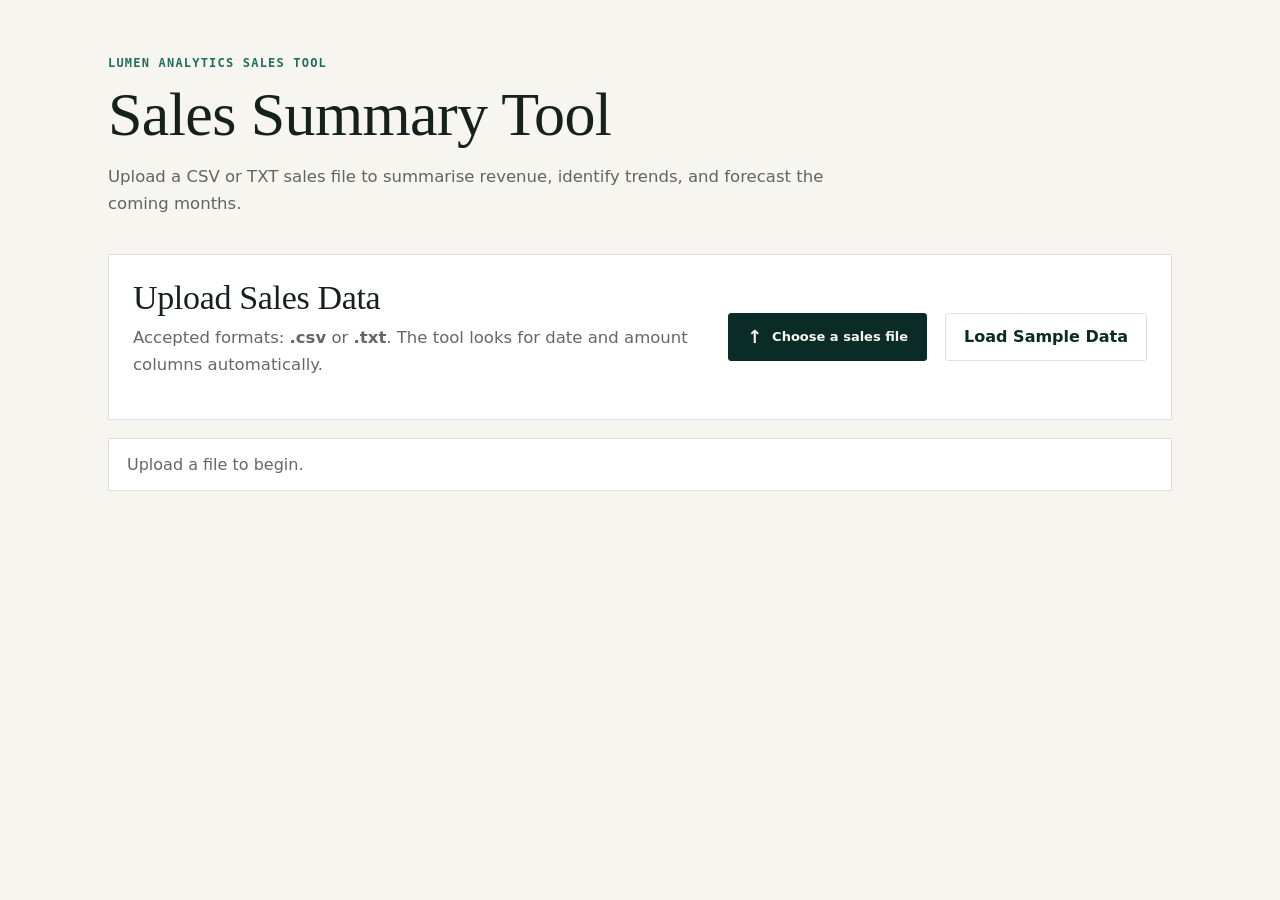
<file: sales_summary_tool/index.html>
<!doctype html>
<html lang="en">
<head>
  <meta charset="utf-8">
  <meta name="viewport" content="width=device-width, initial-scale=1">
  <title>Sales Summary Tool</title>
  <link rel="stylesheet" href="styles.css">
</head>
<body>
  <main class="tool-shell">
    <header class="tool-header">
      <p class="eyebrow">Lumen Analytics Sales Tool</p>
      <h1>Sales Summary Tool</h1>
      <p class="lede">Upload a CSV or TXT sales file to summarise revenue, identify trends, and forecast the coming months.</p>
    </header>

    <section class="upload-panel" aria-labelledby="upload-title">
      <div>
        <h2 id="upload-title">Upload Sales Data</h2>
        <p>Accepted formats: <strong>.csv</strong> or <strong>.txt</strong>. The tool looks for date and amount columns automatically.</p>
      </div>
      <label class="file-drop" for="fileInput">
        <span class="file-icon" aria-hidden="true">↑</span>
        <span id="fileLabel">Choose a sales file</span>
        <input id="fileInput" type="file" accept=".csv,.txt,text/csv,text/plain">
      </label>
      <button id="sampleButton" class="secondary-button" type="button">Load Sample Data</button>
    </section>

    <section id="statusPanel" class="status-panel" aria-live="polite">
      Upload a file to begin.
    </section>

    <section id="mappingPanel" class="mapping-panel" hidden>
      <div>
        <h2>Detected Columns</h2>
        <p>Adjust these only if the automatic detection chooses the wrong columns.</p>
      </div>
      <label>
        Date column
        <select id="dateColumnSelect"></select>
      </label>
      <label>
        Sales amount column
        <select id="amountColumnSelect"></select>
      </label>
      <label>
        Product column
        <select id="productColumnSelect"></select>
      </label>
      <button id="applyColumnsButton" class="primary-button" type="button">Apply Columns</button>
    </section>

    <section id="resultsPanel" class="results-panel" hidden>
      <div class="summary-grid" aria-label="Sales summary">
        <article>
          <span>Total sales</span>
          <strong id="totalSales">$0</strong>
        </article>
        <article>
          <span>Rows used</span>
          <strong id="rowsUsed">0</strong>
        </article>
        <article>
          <span>Average sale</span>
          <strong id="averageSale">$0</strong>
        </article>
        <article>
          <span>Date range</span>
          <strong id="dateRange">Not found</strong>
        </article>
      </div>

      <section class="chart-panel" aria-labelledby="trend-title">
        <div class="panel-heading">
          <div>
            <p class="eyebrow">Time Series</p>
            <h2 id="trend-title">Sales Trend</h2>
          </div>
          <span id="trendNote" class="panel-note">Date column required</span>
        </div>
        <div class="chart-legend">
          <span><i class="legend-swatch sales"></i>Sales</span>
          <span><i class="legend-swatch movement"></i>Week-on-week movement</span>
        </div>
        <canvas id="salesChart" width="900" height="390" aria-label="Sales trend and week-on-week movement chart"></canvas>
      </section>

      <section class="chart-panel" aria-labelledby="product-title">
        <div class="panel-heading">
          <div>
            <p class="eyebrow">Products</p>
            <h2 id="product-title">Top Sales by Product</h2>
          </div>
          <span id="productNote" class="panel-note">Product column required</span>
        </div>
        <canvas id="productChart" width="900" height="390" aria-label="Top product sales and growth chart"></canvas>
        <div class="table-wrap">
          <table>
            <thead>
              <tr>
                <th>Product</th>
                <th>Total sales</th>
                <th>Growth rate</th>
              </tr>
            </thead>
            <tbody id="productRows"></tbody>
          </table>
        </div>
      </section>

      <section class="chart-panel" aria-labelledby="forecast-title">
        <div class="panel-heading">
          <div>
            <p class="eyebrow">Forecast</p>
            <h2 id="forecast-title">Coming Months</h2>
          </div>
          <span id="forecastNote" class="panel-note">Simple trend forecast</span>
        </div>
        <canvas id="forecastChart" width="900" height="360" aria-label="Sales forecast chart"></canvas>
        <div class="table-wrap">
          <table>
            <thead>
              <tr>
                <th>Month</th>
                <th>Forecast sales</th>
              </tr>
            </thead>
            <tbody id="forecastRows"></tbody>
          </table>
        </div>
      </section>
    </section>
  </main>

  <script src="app.js"></script>
</body>
</html>
</file>
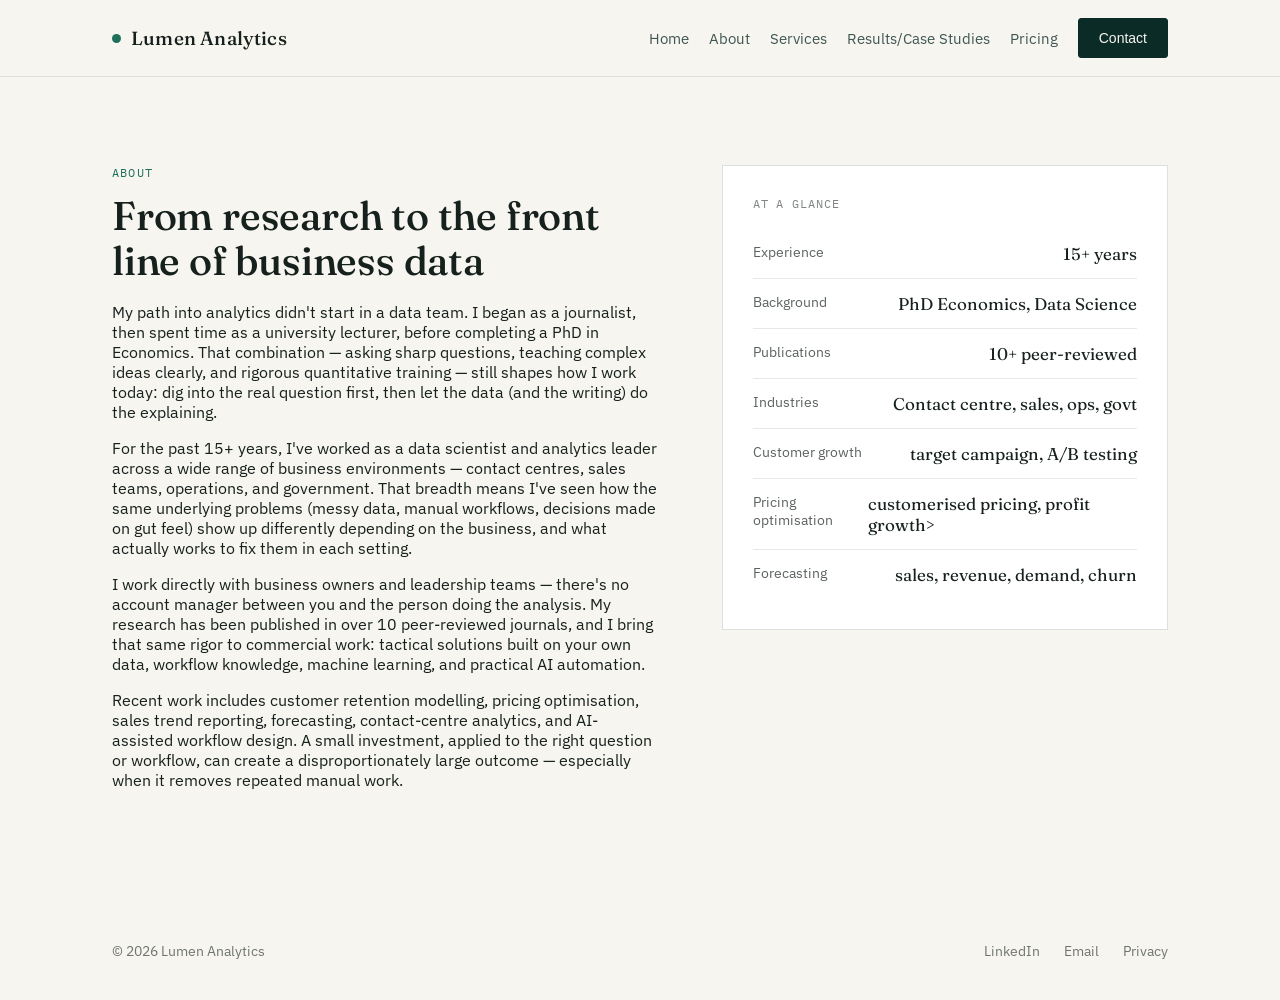
<file: about.html>
<!DOCTYPE html>
<html lang="en">
<head>
<meta charset="UTF-8">
<meta name="viewport" content="width=device-width, initial-scale=1.0">
<title>About — Lumen Analytics Data &amp; AI Strategy</title>
<link rel="preconnect" href="https://fonts.googleapis.com">
<link href="https://fonts.googleapis.com/css2?family=Fraunces:opsz,wght@9..144,300;9..144,400;9..144,500;9..144,600&family=IBM+Plex+Sans:wght@400;500;600&family=IBM+Plex+Mono:wght@400;500&display=swap" rel="stylesheet">
<style>
  :root{
    --ink:#16201D;
    --bg:#F7F5F0;
    --bg-raised:#FFFFFF;
    --teal-deep:#0B2B26;
    --teal:#11423B;
    --teal-signal:#1F6F5C;
    --sage:#C9D6CE;
    --sage-line: rgba(11,43,38,0.14);
    --cream-line: rgba(22,32,29,0.10);
  }

  *{ box-sizing:border-box; }
  html{ scroll-behavior:smooth; }
  body{
    margin:0;
    background:var(--bg);
    color:var(--ink);
    font-family:'IBM Plex Sans', sans-serif;
    -webkit-font-smoothing:antialiased;
  }
  @media (prefers-reduced-motion: reduce){
    *{ animation-duration:0.01ms !important; animation-iteration-count:1 !important; transition-duration:0.01ms !important; scroll-behavior:auto !important; }
  }

  a{ color:inherit; }
  :focus-visible{ outline:2px solid var(--teal-signal); outline-offset:3px; }

  .wrap{ max-width:1120px; margin:0 auto; padding:0 32px; }
  @media (max-width:640px){ .wrap{ padding:0 20px; } }

  .mono{ font-family:'IBM Plex Mono', monospace; }

  /* ---------- header ---------- */
  header{
    position:sticky; top:0; z-index:50;
    background:rgba(247,245,240,0.92);
    backdrop-filter:blur(8px);
    border-bottom:1px solid var(--cream-line);
  }
  .header-inner{
    display:flex; align-items:center; justify-content:space-between;
    height:76px;
  }
  .logo{
    display:flex; align-items:center; gap:10px;
    font-family:'Fraunces', serif; font-weight:500; font-size:19px;
    letter-spacing:0.01em;
    text-decoration:none;
  }
  .logo-mark{
    width:9px; height:9px; border-radius:50%;
    background:var(--teal-signal);
    flex-shrink:0;
  }
  nav{ display:flex; align-items:center; gap:20px; }
  nav a{
    text-decoration:none; font-size:14.5px; color:var(--teal-deep);
    opacity:0.78;
  }
  nav a:hover{ opacity:1; }
  .nav-links{ display:flex; gap:20px; }
  @media (max-width:1080px){ .nav-links{ display:none; } }
  .btn{
    display:inline-flex; align-items:center; gap:8px;
    background:var(--teal-deep); color:#F7F5F0;
    padding:11px 20px; border-radius:3px;
    font-size:14px; font-weight:500;
    text-decoration:none; white-space:nowrap;
    border:1px solid var(--teal-deep);
    transition:background 0.15s ease, color 0.15s ease;
  }
  .btn:hover{ background:transparent; color:var(--teal-deep); }
  .btn-outline{
    background:transparent; color:var(--teal-deep); border:1px solid var(--sage-line);
  }
  .btn-outline:hover{ background:var(--teal-deep); color:#F7F5F0; }

  /* ---------- hero ---------- */
  .hero{ padding:96px 0 64px; position:relative; }
  .hero-eyebrow{
    font-family:'IBM Plex Mono', monospace;
    font-size:12.5px; letter-spacing:0.12em; text-transform:uppercase;
    color:var(--teal-signal); margin:0 0 22px;
    display:flex; align-items:center; gap:10px;
  }
  .hero-eyebrow::before{
    content:''; display:block; width:26px; height:1px; background:var(--teal-signal);
  }
  h1{
    font-family:'Fraunces', serif;
    font-weight:500;
    font-size:clamp(38px, 5.4vw, 66px);
    line-height:1.04;
    letter-spacing:-0.01em;
    margin:0 0 28px;
    max-width:780px;
  }
  h1 em{
    font-style:italic; font-weight:400; color:var(--teal-signal);
  }
  .hero-sub{
    font-size:18px; line-height:1.6;
    color:var(--ink); opacity:0.78;
    max-width:520px; margin:0 0 40px;
  }
  .hero-ctas{ display:flex; gap:14px; flex-wrap:wrap; margin-bottom:64px; }

  /* ---------- section shared ---------- */
  section{ padding:88px 0; }
  .section-head{ max-width:620px; margin-bottom:56px; }
  .eyebrow{
    font-family:'IBM Plex Mono', monospace; font-size:12px; letter-spacing:0.1em;
    text-transform:uppercase; color:var(--teal-signal); margin:0 0 14px;
  }
  h2{
    font-family:'Fraunces', serif; font-weight:500;
    font-size:clamp(28px, 3.2vw, 40px); line-height:1.12; margin:0 0 18px;
    letter-spacing:-0.005em;
  }
  .section-lede{ font-size:16.5px; line-height:1.65; opacity:0.74; margin:0; }
  .rule{ height:1px; background:var(--sage-line); border:none; margin:0; }

  /* ---------- problems ---------- */
  .problems{ background:var(--teal-deep); color:#F4F1E9; }
  .problems .eyebrow{ color:#7FBFA9; }
  .problems .section-lede{ color:#F4F1E9; opacity:0.68; }
  .problem-list{ display:grid; grid-template-columns:1fr 1fr 1fr; gap:0; border-top:1px solid rgba(247,245,240,0.16); }
  @media (max-width:880px){ .problem-list{ grid-template-columns:1fr; } }
  .problem{
    padding:34px 28px 34px 0;
    border-bottom:1px solid rgba(247,245,240,0.16);
  }
  .problem-list > .problem:not(:last-child){ border-right:1px solid rgba(247,245,240,0.16); }
  @media (max-width:880px){ .problem-list > .problem{ border-right:none !important; padding-right:0; } }
  .problem-num{
    font-family:'IBM Plex Mono', monospace; font-size:12px; color:#7FBFA9;
    margin:0 0 18px;
  }
  .problem h3{
    font-family:'Fraunces', serif; font-weight:500; font-size:21px; margin:0 0 12px;
  }
  .problem p{ font-size:15px; line-height:1.6; opacity:0.7; margin:0; }

  /* ---------- solutions ---------- */
  .solutions-grid{
    display:grid; grid-template-columns:repeat(3, 1fr); gap:1px;
    background:var(--sage-line);
    border:1px solid var(--sage-line);
  }
  @media (max-width:880px){ .solutions-grid{ grid-template-columns:1fr 1fr; } }
  @media (max-width:560px){ .solutions-grid{ grid-template-columns:1fr; } }
  .solution{
    background:var(--bg-raised);
    padding:32px 28px;
    transition:background 0.15s ease;
  }
  .solution:hover{ background:#FBFAF7; }
  .solution-icon{
    width:34px; height:34px; margin-bottom:20px;
    color:var(--teal-signal);
  }
  .solution h3{
    font-family:'Fraunces', serif; font-weight:500; font-size:18px; margin:0 0 10px;
  }
  .solution p{ font-size:14.5px; line-height:1.6; opacity:0.7; margin:0; }

  /* ---------- sales tool ---------- */
  .tool-preview{
    background:var(--bg-raised);
    border-top:1px solid var(--cream-line);
    border-bottom:1px solid var(--cream-line);
  }
  .tool-preview-grid{
    display:grid; grid-template-columns:0.92fr 1.08fr; gap:56px; align-items:center;
  }
  @media (max-width:880px){ .tool-preview-grid{ grid-template-columns:1fr; gap:34px; } }
  .tool-preview-card{
    border:1px solid var(--sage-line);
    background:var(--bg);
    padding:28px;
  }
  .tool-metrics{
    display:grid; grid-template-columns:1fr 1fr; gap:1px;
    background:var(--sage-line);
    border:1px solid var(--sage-line);
    margin-bottom:22px;
  }
  .tool-metric{
    background:var(--bg-raised);
    padding:18px;
  }
  .tool-metric span{
    display:block;
    font-family:'IBM Plex Mono', monospace;
    font-size:11px;
    letter-spacing:0.08em;
    text-transform:uppercase;
    color:var(--ink);
    opacity:0.55;
    margin-bottom:12px;
  }
  .tool-metric strong{
    display:block;
    font-family:'Fraunces', serif;
    font-weight:500;
    font-size:24px;
    color:var(--teal-deep);
  }
  .tool-chart{
    border-top:1px solid var(--sage-line);
    padding-top:18px;
  }
  .tool-bars{
    display:grid;
    gap:9px;
  }
  .tool-bar{
    display:grid;
    grid-template-columns:74px 1fr 52px;
    align-items:center;
    gap:10px;
    font-size:12px;
    color:rgba(22,32,29,0.65);
  }
  .tool-bar span:nth-child(2){
    height:8px;
    background:rgba(31,111,92,0.16);
    position:relative;
  }
  .tool-bar span:nth-child(2)::before{
    content:'';
    position:absolute;
    inset:0 auto 0 0;
    width:var(--bar);
    background:var(--teal-signal);
  }

  /* ---------- AI agents ---------- */
  .agents{
    background:var(--teal-deep);
    color:#F4F1E9;
  }
  .agents .eyebrow{ color:#7FBFA9; }
  .agents .section-lede{ color:#F4F1E9; opacity:0.72; }
  .agent-grid{
    display:grid;
    grid-template-columns:0.9fr 1.1fr;
    gap:56px;
    align-items:start;
  }
  @media (max-width:880px){ .agent-grid{ grid-template-columns:1fr; gap:34px; } }
  .agent-list{
    display:grid;
    gap:1px;
    background:rgba(247,245,240,0.16);
    border:1px solid rgba(247,245,240,0.16);
  }
  .agent-item{
    background:rgba(247,245,240,0.045);
    padding:24px;
  }
  .agent-item h3{
    font-family:'Fraunces', serif;
    font-weight:500;
    font-size:20px;
    margin:0 0 10px;
  }
  .agent-item p{
    margin:0;
    color:#F4F1E9;
    opacity:0.68;
    font-size:14.5px;
    line-height:1.62;
  }
  .agent-flow{
    border:1px solid rgba(247,245,240,0.18);
    padding:28px;
    background:rgba(247,245,240,0.06);
  }
  .agent-flow-step{
    display:grid;
    grid-template-columns:42px 1fr;
    gap:16px;
    padding:18px 0;
    border-top:1px solid rgba(247,245,240,0.16);
  }
  .agent-flow-step:first-child{ border-top:none; padding-top:0; }
  .agent-flow-step:last-child{ padding-bottom:0; }
  .agent-flow-step span{
    font-family:'IBM Plex Mono', monospace;
    color:#7FBFA9;
    font-size:12px;
  }
  .agent-flow-step strong{
    display:block;
    margin-bottom:6px;
    color:#F4F1E9;
    font-size:15px;
  }
  .agent-flow-step p{
    margin:0;
    color:#F4F1E9;
    opacity:0.66;
    font-size:14px;
    line-height:1.58;
  }
  .agent-demo{
    margin-top:42px;
    border:1px solid rgba(247,245,240,0.18);
    background:rgba(247,245,240,0.06);
    padding:28px;
  }
  .agent-demo-grid{
    display:grid;
    grid-template-columns:0.95fr 1.05fr;
    gap:28px;
    align-items:start;
  }
  @media (max-width:880px){ .agent-demo-grid{ grid-template-columns:1fr; } }
  .agent-demo h3{
    font-family:'Fraunces', serif;
    font-weight:500;
    font-size:26px;
    margin:0 0 10px;
    color:#F4F1E9;
  }
  .agent-demo p{
    color:#F4F1E9;
    opacity:0.68;
    line-height:1.62;
  }
  .agent-demo label{
    color:#F4F1E9;
    opacity:0.82;
  }
  .agent-demo textarea{
    background:rgba(247,245,240,0.94);
    color:var(--ink);
    min-height:160px;
  }
  .sample-agent-buttons{
    display:flex;
    flex-wrap:wrap;
    gap:10px;
    margin:16px 0 20px;
  }
  .sample-agent-buttons button{
    border:1px solid rgba(247,245,240,0.24);
    background:transparent;
    color:#F4F1E9;
    border-radius:3px;
    padding:9px 12px;
    cursor:pointer;
    font-family:'IBM Plex Sans', sans-serif;
    font-size:13px;
  }
  .sample-agent-buttons button:hover{
    background:#F4F1E9;
    color:var(--teal-deep);
  }
  .agent-demo-actions{
    display:flex;
    gap:12px;
    flex-wrap:wrap;
    margin-top:14px;
  }
  .agent-demo-output{
    display:grid;
    gap:1px;
    background:rgba(247,245,240,0.16);
    border:1px solid rgba(247,245,240,0.16);
  }
  .agent-output-card{
    background:rgba(247,245,240,0.92);
    color:var(--ink);
    padding:18px;
  }
  .agent-output-card span{
    display:block;
    font-family:'IBM Plex Mono', monospace;
    font-size:11px;
    letter-spacing:0.08em;
    text-transform:uppercase;
    color:var(--teal-signal);
    margin-bottom:8px;
  }
  .agent-output-card strong{
    display:block;
    font-size:16px;
    margin-bottom:8px;
  }
  .agent-output-card p,
  .agent-output-card li{
    color:var(--ink);
    opacity:0.74;
    font-size:14px;
    line-height:1.55;
  }
  .agent-output-card p{ margin:0; }
  .agent-output-card ol{
    margin:0;
    padding-left:19px;
  }

  /* ---------- approach ---------- */
  .approach{ background:var(--bg-raised); border-top:1px solid var(--cream-line); border-bottom:1px solid var(--cream-line); }
  .approach-grid{ display:grid; grid-template-columns:0.9fr 1.1fr; gap:64px; align-items:start; }
  @media (max-width:880px){ .approach-grid{ grid-template-columns:1fr; gap:40px; } }
  .approach-steps{ display:flex; flex-direction:column; }
  .step{
    display:grid; grid-template-columns:64px 1fr; gap:18px;
    padding:26px 0;
    border-top:1px solid var(--cream-line);
  }
  .step:first-child{ border-top:none; }
  .step-mark{ font-family:'IBM Plex Mono', monospace; font-size:13px; color:var(--teal-signal); padding-top:2px; }
  .step h4{ font-size:16.5px; font-weight:600; margin:0 0 8px; font-family:'IBM Plex Sans', sans-serif; }
  .step p{ font-size:14.5px; line-height:1.6; opacity:0.72; margin:0; }

  /* ---------- about / proof strip ---------- */
  .about{ }
  .about-grid{ display:grid; grid-template-columns:1.1fr 0.9fr; gap:64px; align-items:start; }
  @media (max-width:880px){ .about-grid{ grid-template-columns:1fr; gap:36px; } }
  .about-card{
    border:1px solid var(--sage-line);
    background:var(--bg-raised);
    padding:30px;
  }
  .about-card .mono{ font-size:11.5px; letter-spacing:0.08em; text-transform:uppercase; opacity:0.55; display:block; margin-bottom:18px; }
  .stat-row{ display:flex; justify-content:space-between; padding:14px 0; border-top:1px solid var(--cream-line); }
  .stat-row:first-of-type{ border-top:none; }
  .stat-row .label{ font-size:14px; opacity:0.7; }
  .stat-row .value{ font-family:'Fraunces', serif; font-size:17px; }
  .about p{ font-size:16px; line-height:1.7; opacity:0.78; }
  .about p + p{ margin-top:16px; }

  /* ---------- CTA band ---------- */
  .cta-band{
    background:var(--teal-deep); color:#F4F1E9;
    padding:80px 0;
  }
  .cta-band-inner{
    display:flex; justify-content:space-between; align-items:flex-end; gap:32px; flex-wrap:wrap;
  }
  .cta-band h2{ color:#F4F1E9; max-width:480px; }
  .cta-band .section-lede{ color:#F4F1E9; opacity:0.68; max-width:420px; }
  .cta-band .btn{ background:#F4F1E9; color:var(--teal-deep); border-color:#F4F1E9; }
  .cta-band .btn:hover{ background:transparent; color:#F4F1E9; }

  /* ---------- footer ---------- */
  footer{ padding:48px 0 40px; }
  .footer-inner{
    display:flex; justify-content:space-between; align-items:center; flex-wrap:wrap; gap:16px;
    font-size:13.5px; opacity:0.6;
  }
  .footer-inner a{ text-decoration:none; }
  .footer-links{ display:flex; gap:24px; }

  /* ---------- contact modal ---------- */
  .modal-overlay{
    position:fixed; inset:0; z-index:200;
    background:rgba(11,43,38,0.55);
    backdrop-filter:blur(3px);
    display:flex; align-items:center; justify-content:center;
    padding:24px;
    opacity:0; visibility:hidden;
    transition:opacity 0.2s ease, visibility 0.2s ease;
  }
  .modal-overlay.is-open{ opacity:1; visibility:visible; }
  .modal{
    background:var(--bg-raised);
    width:100%; max-width:560px;
    max-height:90vh; overflow-y:auto;
    border-radius:4px;
    padding:40px;
    position:relative;
    transform:translateY(12px) scale(0.98);
    transition:transform 0.2s ease;
  }
  .modal-overlay.is-open .modal{ transform:translateY(0) scale(1); }
  @media (max-width:560px){ .modal{ padding:28px 22px; } }

  .modal-close{
    position:absolute; top:18px; right:18px;
    width:32px; height:32px; border-radius:50%;
    border:1px solid var(--sage-line); background:transparent;
    color:var(--teal-deep); cursor:pointer;
    display:flex; align-items:center; justify-content:center;
    font-size:18px; line-height:1; padding:0;
    transition:background 0.15s ease, color 0.15s ease;
  }
  .modal-close:hover{ background:var(--teal-deep); color:#F7F5F0; }

  .modal .eyebrow{ margin-bottom:10px; }
  .modal h3{
    font-family:'Fraunces', serif; font-weight:500; font-size:26px;
    margin:0 0 10px; padding-right:30px;
  }
  .modal-intro{ font-size:14.5px; line-height:1.6; opacity:0.7; margin:0 0 28px; }

  .form-row{ margin-bottom:18px; }
  .form-row-pair{ display:grid; grid-template-columns:1fr 1fr; gap:14px; }
  @media (max-width:460px){ .form-row-pair{ grid-template-columns:1fr; } }
  label{
    display:block; font-size:13px; font-weight:500; color:var(--teal-deep);
    margin-bottom:7px;
  }
  label .optional{ opacity:0.5; font-weight:400; }
  input[type="text"], input[type="email"], input[type="tel"], textarea{
    width:100%; font-family:'IBM Plex Sans', sans-serif; font-size:14.5px;
    padding:11px 13px; border:1px solid var(--sage-line); border-radius:3px;
    background:var(--bg); color:var(--ink);
    transition:border-color 0.15s ease;
  }
  input:focus, textarea:focus{
    outline:none; border-color:var(--teal-signal);
  }
  textarea{ resize:vertical; min-height:90px; font-family:'IBM Plex Sans', sans-serif; }

  .form-submit{
    width:100%; justify-content:center; cursor:pointer;
    margin-top:6px; font-size:14.5px; padding:13px 20px;
  }

  .modal-divider{
    display:flex; align-items:center; gap:14px;
    margin:26px 0 22px; font-family:'IBM Plex Mono', monospace;
    font-size:11px; letter-spacing:0.08em; text-transform:uppercase;
    color:var(--ink); opacity:0.45;
  }
  .modal-divider::before, .modal-divider::after{
    content:''; flex:1; height:1px; background:var(--sage-line);
  }
  .modal-direct{
    display:flex; flex-direction:column; gap:10px;
    font-size:14.5px;
  }
  .modal-direct a{
    text-decoration:none; color:var(--teal-deep); font-weight:500;
    display:flex; align-items:center; gap:9px;
  }
  .modal-direct a:hover{ color:var(--teal-signal); }
  .modal-direct svg{ width:16px; height:16px; flex-shrink:0; opacity:0.7; }

  .form-status{
    font-size:14px; margin-top:16px; display:none;
    padding:12px 14px; border-radius:3px;
  }
  .form-status.is-success{ display:block; background:#EAF3EE; color:var(--teal-deep); }
  .form-status.is-error{ display:block; background:#FBEAEA; color:#8A2E2E; }

  ::selection{ background:var(--teal-signal); color:#fff; }
</style>
</head>
<body>

<header>
  <div class="wrap header-inner">
    <a href="index.html" class="logo">
      <span class="logo-mark"></span>
      Lumen Analytics
    </a>
    <nav>
      <div class="nav-links">
        <a href="index.html">Home</a>
        <a href="about.html">About</a>
        <a href="services.html">Services</a>
        <a href="results-case-studies.html">Results/Case Studies</a>
        <a href="pricing.html">Pricing</a>
      </div>
      <button type="button" class="btn" data-open-contact>Contact</button>
    </nav>
  </div>
</header>

<main>

<!-- ABOUT -->
  <section id="about">
    <div class="wrap">
      <div class="about-grid">
        <div>
          <p class="eyebrow">About</p>
          <h2>From research to the front line of business data</h2>
          <p>My path into analytics didn't start in a data team. I began as a journalist, then spent time as a university lecturer, before completing a PhD in Economics. That combination — asking sharp questions, teaching complex ideas clearly, and rigorous quantitative training — still shapes how I work today: dig into the real question first, then let the data (and the writing) do the explaining.</p>
          <p>For the past 15+ years, I've worked as a data scientist and analytics leader across a wide range of business environments — contact centres, sales teams, operations, and government. That breadth means I've seen how the same underlying problems (messy data, manual workflows, decisions made on gut feel) show up differently depending on the business, and what actually works to fix them in each setting.</p>
          <p>I work directly with business owners and leadership teams — there's no account manager between you and the person doing the analysis. My research has been published in over 10 peer-reviewed journals, and I bring that same rigor to commercial work: tactical solutions built on your own data, workflow knowledge, machine learning, and practical AI automation.</p>
          <p>Recent work includes customer retention modelling, pricing optimisation, sales trend reporting, forecasting, contact-centre analytics, and AI-assisted workflow design. A small investment, applied to the right question or workflow, can create a disproportionately large outcome — especially when it removes repeated manual work.</p>
        </div>
        <div class="about-card">
          <span class="mono">At a glance</span>
          <div class="stat-row"><span class="label">Experience</span><span class="value">15+ years</span></div>
          <div class="stat-row"><span class="label">Background</span><span class="value"> PhD Economics, Data Science</span></div>
          <div class="stat-row"><span class="label">Publications</span><span class="value">10+ peer-reviewed</span></div>
          <div class="stat-row"><span class="label">Industries</span><span class="value">Contact centre, sales, ops, govt</span></div>
          <div class="stat-row"><span class="label">Customer growth</span><span class="value">target campaign, A/B testing</span></div>
          <div class="stat-row"><span class="label">Pricing optimisation</span><span class="value">customerised pricing, profit growth></div>
          <div class="stat-row"><span class="label">Forecasting</span><span class="value">sales, revenue, demand, churn</span></div>
        </div>
      </div>
    </div>
  </section>

</main>

<footer>
  <div class="wrap footer-inner">
    <span>© 2026 Lumen Analytics</span>
    <div class="footer-links">
      <a href="#">LinkedIn</a>
      <a href="mailto:finopt_au@gmail.com">Email</a>
      <a href="#">Privacy</a>
    </div>
  </div>
</footer>

<!-- CONTACT MODAL -->
<div class="modal-overlay" id="contactModal" aria-hidden="true">
  <div class="modal" role="dialog" aria-modal="true" aria-labelledby="contactModalTitle">
    <button type="button" class="modal-close" data-close-contact aria-label="Close">&times;</button>

    <p class="eyebrow">Get started</p>
    <h3 id="contactModalTitle">Book a free consultation</h3>
    <p class="modal-intro">Tell me a little about your business and what you're hoping to get out of your data. I'll get back to you within one business day.</p>

    <form id="contactForm" action="https://formspree.io/f/meebkzjp" method="POST">
      <div class="form-row form-row-pair">
        <div>
          <label for="cf-name">Name</label>
          <input type="text" id="cf-name" name="name" required>
        </div>
        <div>
          <label for="cf-company">Company <span class="optional">(optional)</span></label>
          <input type="text" id="cf-company" name="company">
        </div>
      </div>

      <div class="form-row form-row-pair">
        <div>
          <label for="cf-email">Email</label>
          <input type="email" id="cf-email" name="email" required>
        </div>
        <div>
          <label for="cf-phone">Phone <span class="optional">(optional)</span></label>
          <input type="tel" id="cf-phone" name="phone">
        </div>
      </div>

      <div class="form-row">
        <label for="cf-message">What would you like to discuss?</label>
        <textarea id="cf-message" name="message" required placeholder="A few lines on your business and what you're hoping to find in your data."></textarea>
      </div>

      <input type="hidden" name="_subject" value="New consultation request — Lumen Analytics website">

      <button type="submit" class="btn form-submit">Send request</button>

      <div class="form-status" id="formStatus"></div>
    </form>

    <div class="modal-divider">or contact directly</div>
    <div class="modal-direct">
      <a href="mailto:finopt_au@gmail.com">
        <svg viewBox="0 0 24 24" fill="none" stroke="currentColor" stroke-width="1.6"><path d="M3 5h18v14H3z"/><path d="M3 5l9 8 9-8"/></svg>
        finopt_au@gmail.com
      </a>
      <a href="tel:+61426005000">
        <svg viewBox="0 0 24 24" fill="none" stroke="currentColor" stroke-width="1.6"><path d="M5 4h4l2 5-2.5 2.5a11 11 0 0 0 5 5L16 14l5 2v4a2 2 0 0 1-2 2C10.5 22 2 13.5 2 6a2 2 0 0 1 2-2z"/></svg>
        0426 005 000
      </a>
    </div>
  </div>
</div>

<script>
  (function(){
    var overlay = document.getElementById('contactModal');
    var openTriggers = document.querySelectorAll('[data-open-contact]');
    var closeTriggers = document.querySelectorAll('[data-close-contact]');
    var form = document.getElementById('contactForm');
    var status = document.getElementById('formStatus');
    var lastFocused = null;
    var agentInput = document.getElementById('agentInput');
    var analyseAgentInput = document.getElementById('analyseAgentInput');
    var sampleAgentButtons = document.querySelectorAll('[data-agent-sample]');
    var agentSamples = {
      order: "A customer order has been delayed for 8 days. Sales says the customer approved the quote. Operations says they are waiting on stock confirmation. Finance says payment terms are not confirmed. Customer is asking for an update today.",
      invoice: "Customer says the invoice amount looks wrong. Sales team says a discount was approved, but finance cannot find the approval email. Need to check CRM, invoice history, and who approved the discount.",
      handoff: "The onboarding task has moved between account management, implementation and support three times. Nobody is sure who owns the next step. Customer has sent two follow-up emails and the team is waiting for the latest requirements document."
    };

    function openModal(){
      lastFocused = document.activeElement;
      overlay.classList.add('is-open');
      overlay.setAttribute('aria-hidden', 'false');
      document.body.style.overflow = 'hidden';
      var firstField = document.getElementById('cf-name');
      if (firstField) firstField.focus();
    }
    function closeModal(){
      overlay.classList.remove('is-open');
      overlay.setAttribute('aria-hidden', 'true');
      document.body.style.overflow = '';
      if (lastFocused) lastFocused.focus();
    }

    openTriggers.forEach(function(btn){
      btn.addEventListener('click', openModal);
    });
    closeTriggers.forEach(function(btn){
      btn.addEventListener('click', closeModal);
    });
    overlay.addEventListener('click', function(e){
      if (e.target === overlay) closeModal();
    });
    document.addEventListener('keydown', function(e){
      if (e.key === 'Escape' && overlay.classList.contains('is-open')) closeModal();
    });

    if (form){
      form.addEventListener('submit', function(e){
        e.preventDefault();
        status.className = 'form-status';
        status.textContent = '';

        var formData = new FormData(form);
        var submitBtn = form.querySelector('.form-submit');
        submitBtn.disabled = true;
        submitBtn.textContent = 'Sending…';

        fetch(form.action, {
          method: 'POST',
          body: formData,
          headers: { 'Accept': 'application/json' }
        }).then(function(response){
          if (response.ok){
            form.reset();
            status.className = 'form-status is-success';
            status.textContent = "Thanks — your request has been sent. I'll be in touch within one business day.";
          } else {
            status.className = 'form-status is-error';
            status.textContent = "Something went wrong sending that. Please email finopt_au@gmail.com directly, or call 0426 005 000.";
          }
        }).catch(function(){
          status.className = 'form-status is-error';
          status.textContent = "Something went wrong sending that. Please email finopt_au@gmail.com directly, or call 0426 005 000.";
        }).finally(function(){
          submitBtn.disabled = false;
          submitBtn.textContent = 'Send request';
        });
      });
    }

    function analyseWorkflow(text){
      var lower = (text || '').toLowerCase();
      if (lower.indexOf('order') !== -1 || lower.indexOf('stock') !== -1 || lower.indexOf('supplier') !== -1 || lower.indexOf('delayed') !== -1){
        return {
          type: 'Order fulfilment delay',
          priority: lower.indexOf('urgent') !== -1 || lower.indexOf('today') !== -1 || lower.indexOf('8 days') !== -1 ? 'Priority: High' : 'Priority: Medium',
          bottleneck: 'The order is likely stuck between operations and finance because stock confirmation and payment terms are both unresolved.',
          steps: [
            'Confirm whether quote approval is recorded.',
            'Check stock availability or supplier ETA.',
            'Confirm payment terms with finance.',
            'Send customer a same-day update with the current blocker.',
            'Escalate to operations lead if stock and payment are both unresolved.'
          ],
          opportunity: 'Monitor delayed orders, identify the missing step, summarise the blocker and draft a customer update before the delay becomes urgent.',
          saving: '30-45 minutes per delayed order investigation'
        };
      }
      if (lower.indexOf('invoice') !== -1 || lower.indexOf('discount') !== -1 || lower.indexOf('payment') !== -1 || lower.indexOf('finance') !== -1){
        return {
          type: 'Billing exception',
          priority: lower.indexOf('customer') !== -1 ? 'Priority: Medium-high' : 'Priority: Medium',
          bottleneck: 'The workflow appears stuck because commercial approval, invoice history and finance records are not connected in one place.',
          steps: [
            'Check the original quote and discount approval record.',
            'Compare invoice amount against the approved quote or contract.',
            'Search CRM notes and approval emails for the authorised discount.',
            'Update the invoice record or escalate the missing approval to finance lead.'
          ],
          opportunity: 'Connect CRM, invoice and approval records so the agent can find missing evidence and draft the finance follow-up automatically.',
          saving: '20-35 minutes per billing exception'
        };
      }
      if (lower.indexOf('onboarding') !== -1 || lower.indexOf('handoff') !== -1 || lower.indexOf('owner') !== -1 || lower.indexOf('requirements') !== -1){
        return {
          type: 'Internal handoff delay',
          priority: 'Priority: Medium',
          bottleneck: 'Ownership is unclear, so the task is moving between teams without a single next action or accountable owner.',
          steps: [
            'Identify the last confirmed owner and the current blocker.',
            'List the missing documents or decisions needed to move forward.',
            'Assign one accountable owner for the next step.',
            'Send the customer a concise status update with the next checkpoint.'
          ],
          opportunity: 'Monitor tasks that change owner repeatedly, summarise the current blocker and prompt the right team before the customer has to chase.',
          saving: '25-40 minutes per stalled handoff'
        };
      }
      return {
        type: 'General workflow triage',
        priority: 'Priority: Medium',
        bottleneck: 'The workflow likely needs clearer ownership, better source data and a defined next action before it can move forward.',
        steps: [
          'Identify the current owner and the expected outcome.',
          'List the missing information or approval needed.',
          'Confirm which system contains the source of truth.',
          'Set the next action and follow-up checkpoint.'
        ],
        opportunity: 'Create an agent that summarises the issue, identifies the likely blocker and drafts the next action for review.',
        saving: '15-30 minutes per workflow investigation'
      };
    }

    function renderAgentResult(result){
      var type = document.getElementById('agentType');
      var priority = document.getElementById('agentPriority');
      var bottleneck = document.getElementById('agentBottleneck');
      var steps = document.getElementById('agentSteps');
      var opportunity = document.getElementById('agentOpportunity');
      var saving = document.getElementById('agentSaving');
      if (!type || !priority || !bottleneck || !steps || !opportunity || !saving) return;

      type.textContent = result.type;
      priority.textContent = result.priority;
      bottleneck.textContent = result.bottleneck;
      opportunity.textContent = result.opportunity;
      saving.textContent = result.saving;
      steps.innerHTML = '';
      result.steps.forEach(function(step){
        var item = document.createElement('li');
        item.textContent = step;
        steps.appendChild(item);
      });
    }

    function runAgentDemo(){
      if (!agentInput) return;
      renderAgentResult(analyseWorkflow(agentInput.value));
    }

    if (analyseAgentInput){
      analyseAgentInput.addEventListener('click', runAgentDemo);
    }
    sampleAgentButtons.forEach(function(button){
      button.addEventListener('click', function(){
        if (!agentInput) return;
        agentInput.value = agentSamples[button.getAttribute('data-agent-sample')] || agentSamples.order;
        runAgentDemo();
      });
    });
    runAgentDemo();
  })();
</script>

</body>
</html>
</file>
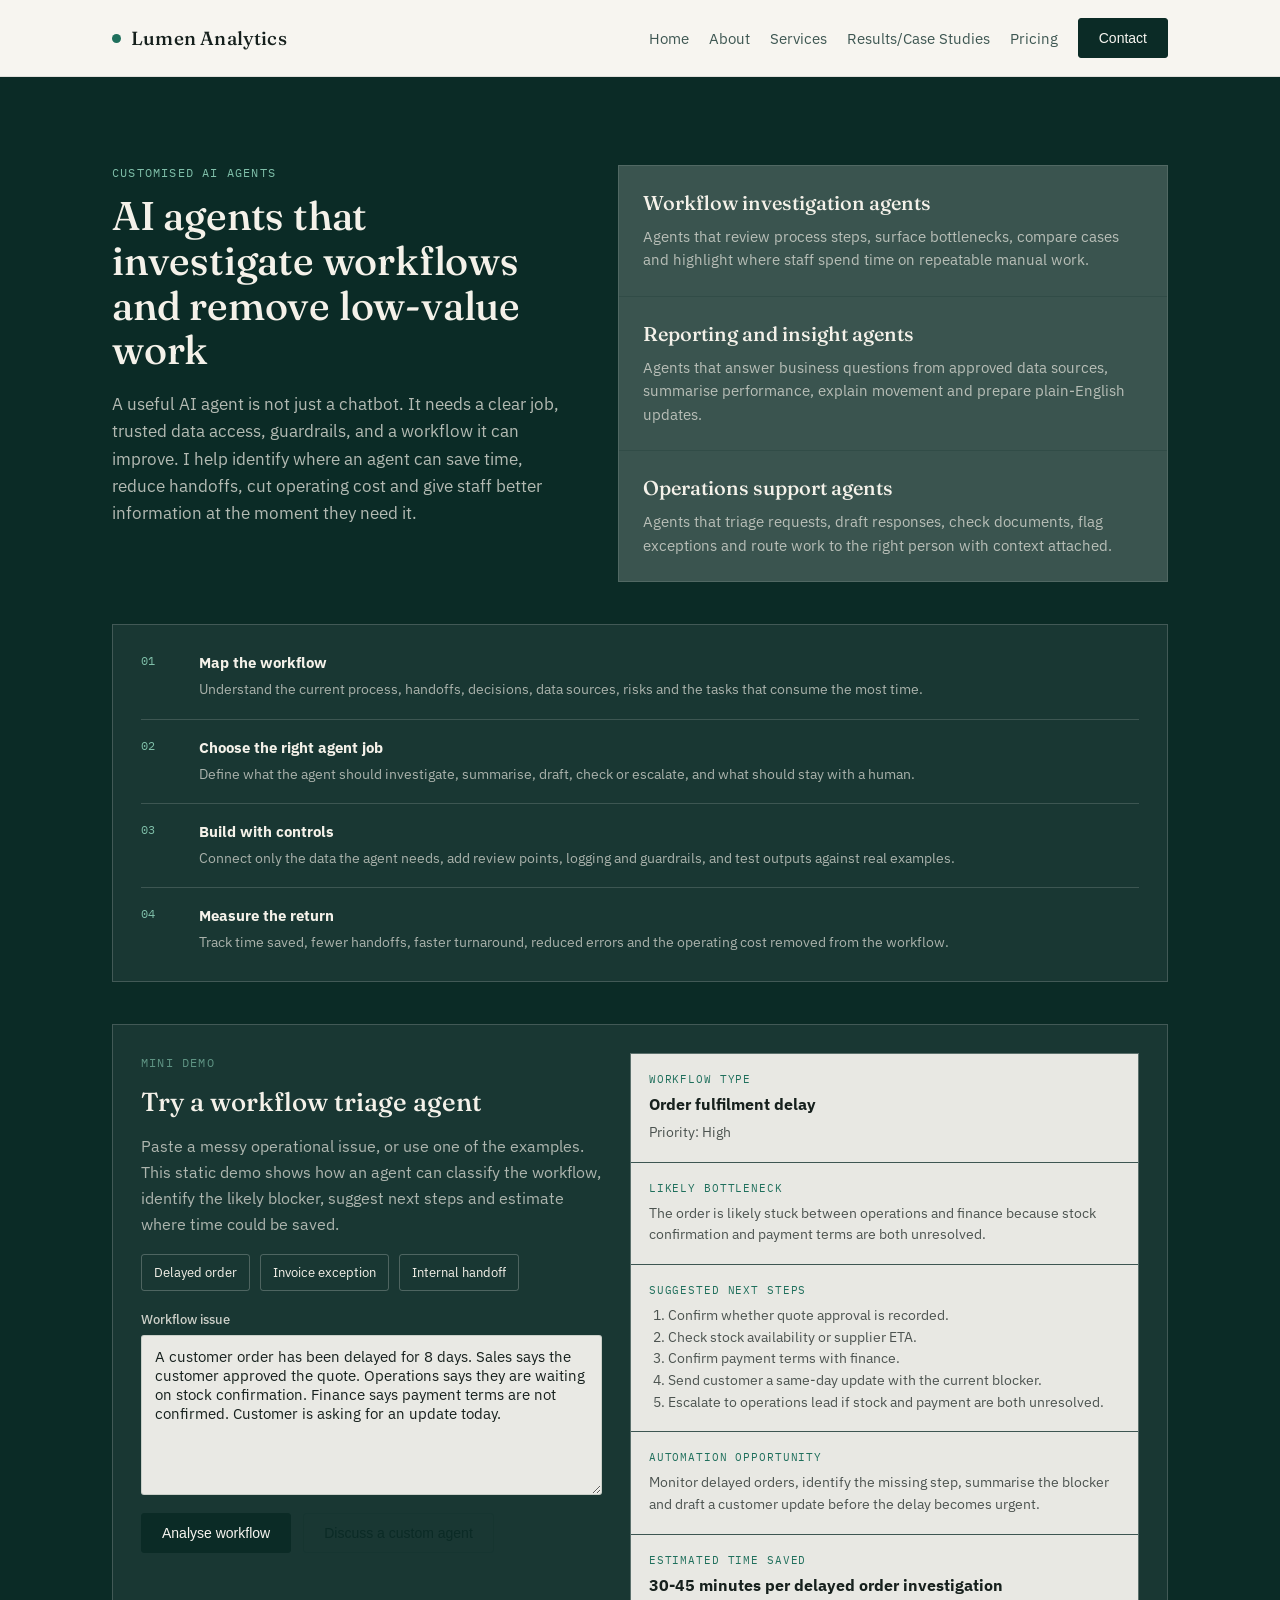
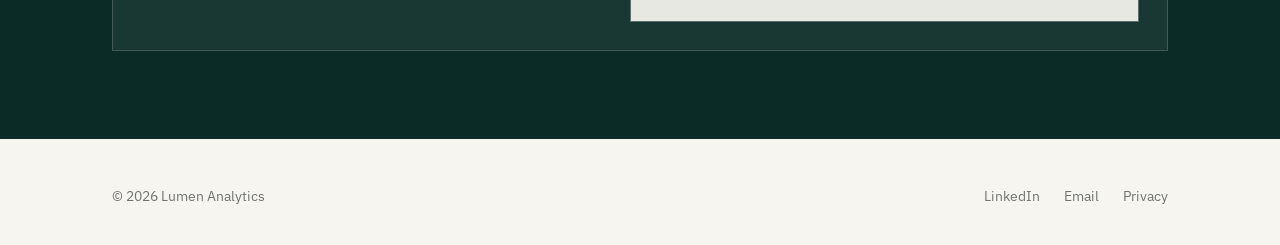
<file: ai-agents.html>
<!DOCTYPE html>
<html lang="en">
<head>
<meta charset="UTF-8">
<meta name="viewport" content="width=device-width, initial-scale=1.0">
<title>AI Agents — Lumen Analytics Data &amp; AI Strategy</title>
<link rel="preconnect" href="https://fonts.googleapis.com">
<link href="https://fonts.googleapis.com/css2?family=Fraunces:opsz,wght@9..144,300;9..144,400;9..144,500;9..144,600&family=IBM+Plex+Sans:wght@400;500;600&family=IBM+Plex+Mono:wght@400;500&display=swap" rel="stylesheet">
<style>
  :root{
    --ink:#16201D;
    --bg:#F7F5F0;
    --bg-raised:#FFFFFF;
    --teal-deep:#0B2B26;
    --teal:#11423B;
    --teal-signal:#1F6F5C;
    --sage:#C9D6CE;
    --sage-line: rgba(11,43,38,0.14);
    --cream-line: rgba(22,32,29,0.10);
  }

  *{ box-sizing:border-box; }
  html{ scroll-behavior:smooth; }
  body{
    margin:0;
    background:var(--bg);
    color:var(--ink);
    font-family:'IBM Plex Sans', sans-serif;
    -webkit-font-smoothing:antialiased;
  }
  @media (prefers-reduced-motion: reduce){
    *{ animation-duration:0.01ms !important; animation-iteration-count:1 !important; transition-duration:0.01ms !important; scroll-behavior:auto !important; }
  }

  a{ color:inherit; }
  :focus-visible{ outline:2px solid var(--teal-signal); outline-offset:3px; }

  .wrap{ max-width:1120px; margin:0 auto; padding:0 32px; }
  @media (max-width:640px){ .wrap{ padding:0 20px; } }

  .mono{ font-family:'IBM Plex Mono', monospace; }

  /* ---------- header ---------- */
  header{
    position:sticky; top:0; z-index:50;
    background:rgba(247,245,240,0.92);
    backdrop-filter:blur(8px);
    border-bottom:1px solid var(--cream-line);
  }
  .header-inner{
    display:flex; align-items:center; justify-content:space-between;
    height:76px;
  }
  .logo{
    display:flex; align-items:center; gap:10px;
    font-family:'Fraunces', serif; font-weight:500; font-size:19px;
    letter-spacing:0.01em;
    text-decoration:none;
  }
  .logo-mark{
    width:9px; height:9px; border-radius:50%;
    background:var(--teal-signal);
    flex-shrink:0;
  }
  nav{ display:flex; align-items:center; gap:20px; }
  nav a{
    text-decoration:none; font-size:14.5px; color:var(--teal-deep);
    opacity:0.78;
  }
  nav a:hover{ opacity:1; }
  .nav-links{ display:flex; gap:20px; }
  @media (max-width:1080px){ .nav-links{ display:none; } }
  .btn{
    display:inline-flex; align-items:center; gap:8px;
    background:var(--teal-deep); color:#F7F5F0;
    padding:11px 20px; border-radius:3px;
    font-size:14px; font-weight:500;
    text-decoration:none; white-space:nowrap;
    border:1px solid var(--teal-deep);
    transition:background 0.15s ease, color 0.15s ease;
  }
  .btn:hover{ background:transparent; color:var(--teal-deep); }
  .btn-outline{
    background:transparent; color:var(--teal-deep); border:1px solid var(--sage-line);
  }
  .btn-outline:hover{ background:var(--teal-deep); color:#F7F5F0; }

  /* ---------- hero ---------- */
  .hero{ padding:96px 0 64px; position:relative; }
  .hero-eyebrow{
    font-family:'IBM Plex Mono', monospace;
    font-size:12.5px; letter-spacing:0.12em; text-transform:uppercase;
    color:var(--teal-signal); margin:0 0 22px;
    display:flex; align-items:center; gap:10px;
  }
  .hero-eyebrow::before{
    content:''; display:block; width:26px; height:1px; background:var(--teal-signal);
  }
  h1{
    font-family:'Fraunces', serif;
    font-weight:500;
    font-size:clamp(38px, 5.4vw, 66px);
    line-height:1.04;
    letter-spacing:-0.01em;
    margin:0 0 28px;
    max-width:780px;
  }
  h1 em{
    font-style:italic; font-weight:400; color:var(--teal-signal);
  }
  .hero-sub{
    font-size:18px; line-height:1.6;
    color:var(--ink); opacity:0.78;
    max-width:520px; margin:0 0 40px;
  }
  .hero-ctas{ display:flex; gap:14px; flex-wrap:wrap; margin-bottom:64px; }

  /* ---------- section shared ---------- */
  section{ padding:88px 0; }
  .section-head{ max-width:620px; margin-bottom:56px; }
  .eyebrow{
    font-family:'IBM Plex Mono', monospace; font-size:12px; letter-spacing:0.1em;
    text-transform:uppercase; color:var(--teal-signal); margin:0 0 14px;
  }
  h2{
    font-family:'Fraunces', serif; font-weight:500;
    font-size:clamp(28px, 3.2vw, 40px); line-height:1.12; margin:0 0 18px;
    letter-spacing:-0.005em;
  }
  .section-lede{ font-size:16.5px; line-height:1.65; opacity:0.74; margin:0; }
  .rule{ height:1px; background:var(--sage-line); border:none; margin:0; }

  /* ---------- problems ---------- */
  .problems{ background:var(--teal-deep); color:#F4F1E9; }
  .problems .eyebrow{ color:#7FBFA9; }
  .problems .section-lede{ color:#F4F1E9; opacity:0.68; }
  .problem-list{ display:grid; grid-template-columns:1fr 1fr 1fr; gap:0; border-top:1px solid rgba(247,245,240,0.16); }
  @media (max-width:880px){ .problem-list{ grid-template-columns:1fr; } }
  .problem{
    padding:34px 28px 34px 0;
    border-bottom:1px solid rgba(247,245,240,0.16);
  }
  .problem-list > .problem:not(:last-child){ border-right:1px solid rgba(247,245,240,0.16); }
  @media (max-width:880px){ .problem-list > .problem{ border-right:none !important; padding-right:0; } }
  .problem-num{
    font-family:'IBM Plex Mono', monospace; font-size:12px; color:#7FBFA9;
    margin:0 0 18px;
  }
  .problem h3{
    font-family:'Fraunces', serif; font-weight:500; font-size:21px; margin:0 0 12px;
  }
  .problem p{ font-size:15px; line-height:1.6; opacity:0.7; margin:0; }

  /* ---------- solutions ---------- */
  .solutions-grid{
    display:grid; grid-template-columns:repeat(3, 1fr); gap:1px;
    background:var(--sage-line);
    border:1px solid var(--sage-line);
  }
  @media (max-width:880px){ .solutions-grid{ grid-template-columns:1fr 1fr; } }
  @media (max-width:560px){ .solutions-grid{ grid-template-columns:1fr; } }
  .solution{
    background:var(--bg-raised);
    padding:32px 28px;
    transition:background 0.15s ease;
  }
  .solution:hover{ background:#FBFAF7; }
  .solution-icon{
    width:34px; height:34px; margin-bottom:20px;
    color:var(--teal-signal);
  }
  .solution h3{
    font-family:'Fraunces', serif; font-weight:500; font-size:18px; margin:0 0 10px;
  }
  .solution p{ font-size:14.5px; line-height:1.6; opacity:0.7; margin:0; }

  /* ---------- sales tool ---------- */
  .tool-preview{
    background:var(--bg-raised);
    border-top:1px solid var(--cream-line);
    border-bottom:1px solid var(--cream-line);
  }
  .tool-preview-grid{
    display:grid; grid-template-columns:0.92fr 1.08fr; gap:56px; align-items:center;
  }
  @media (max-width:880px){ .tool-preview-grid{ grid-template-columns:1fr; gap:34px; } }
  .tool-preview-card{
    border:1px solid var(--sage-line);
    background:var(--bg);
    padding:28px;
  }
  .tool-metrics{
    display:grid; grid-template-columns:1fr 1fr; gap:1px;
    background:var(--sage-line);
    border:1px solid var(--sage-line);
    margin-bottom:22px;
  }
  .tool-metric{
    background:var(--bg-raised);
    padding:18px;
  }
  .tool-metric span{
    display:block;
    font-family:'IBM Plex Mono', monospace;
    font-size:11px;
    letter-spacing:0.08em;
    text-transform:uppercase;
    color:var(--ink);
    opacity:0.55;
    margin-bottom:12px;
  }
  .tool-metric strong{
    display:block;
    font-family:'Fraunces', serif;
    font-weight:500;
    font-size:24px;
    color:var(--teal-deep);
  }
  .tool-chart{
    border-top:1px solid var(--sage-line);
    padding-top:18px;
  }
  .tool-bars{
    display:grid;
    gap:9px;
  }
  .tool-bar{
    display:grid;
    grid-template-columns:74px 1fr 52px;
    align-items:center;
    gap:10px;
    font-size:12px;
    color:rgba(22,32,29,0.65);
  }
  .tool-bar span:nth-child(2){
    height:8px;
    background:rgba(31,111,92,0.16);
    position:relative;
  }
  .tool-bar span:nth-child(2)::before{
    content:'';
    position:absolute;
    inset:0 auto 0 0;
    width:var(--bar);
    background:var(--teal-signal);
  }

  /* ---------- AI agents ---------- */
  .agents{
    background:var(--teal-deep);
    color:#F4F1E9;
  }
  .agents .eyebrow{ color:#7FBFA9; }
  .agents .section-lede{ color:#F4F1E9; opacity:0.72; }
  .agent-grid{
    display:grid;
    grid-template-columns:0.9fr 1.1fr;
    gap:56px;
    align-items:start;
  }
  @media (max-width:880px){ .agent-grid{ grid-template-columns:1fr; gap:34px; } }
  .agent-list{
    display:grid;
    gap:1px;
    background:rgba(247,245,240,0.16);
    border:1px solid rgba(247,245,240,0.16);
  }
  .agent-item{
    background:rgba(247,245,240,0.045);
    padding:24px;
  }
  .agent-item h3{
    font-family:'Fraunces', serif;
    font-weight:500;
    font-size:20px;
    margin:0 0 10px;
  }
  .agent-item p{
    margin:0;
    color:#F4F1E9;
    opacity:0.68;
    font-size:14.5px;
    line-height:1.62;
  }
  .agent-flow{
    border:1px solid rgba(247,245,240,0.18);
    padding:28px;
    background:rgba(247,245,240,0.06);
  }
  .agent-flow-step{
    display:grid;
    grid-template-columns:42px 1fr;
    gap:16px;
    padding:18px 0;
    border-top:1px solid rgba(247,245,240,0.16);
  }
  .agent-flow-step:first-child{ border-top:none; padding-top:0; }
  .agent-flow-step:last-child{ padding-bottom:0; }
  .agent-flow-step span{
    font-family:'IBM Plex Mono', monospace;
    color:#7FBFA9;
    font-size:12px;
  }
  .agent-flow-step strong{
    display:block;
    margin-bottom:6px;
    color:#F4F1E9;
    font-size:15px;
  }
  .agent-flow-step p{
    margin:0;
    color:#F4F1E9;
    opacity:0.66;
    font-size:14px;
    line-height:1.58;
  }
  .agent-demo{
    margin-top:42px;
    border:1px solid rgba(247,245,240,0.18);
    background:rgba(247,245,240,0.06);
    padding:28px;
  }
  .agent-demo-grid{
    display:grid;
    grid-template-columns:0.95fr 1.05fr;
    gap:28px;
    align-items:start;
  }
  @media (max-width:880px){ .agent-demo-grid{ grid-template-columns:1fr; } }
  .agent-demo h3{
    font-family:'Fraunces', serif;
    font-weight:500;
    font-size:26px;
    margin:0 0 10px;
    color:#F4F1E9;
  }
  .agent-demo p{
    color:#F4F1E9;
    opacity:0.68;
    line-height:1.62;
  }
  .agent-demo label{
    color:#F4F1E9;
    opacity:0.82;
  }
  .agent-demo textarea{
    background:rgba(247,245,240,0.94);
    color:var(--ink);
    min-height:160px;
  }
  .sample-agent-buttons{
    display:flex;
    flex-wrap:wrap;
    gap:10px;
    margin:16px 0 20px;
  }
  .sample-agent-buttons button{
    border:1px solid rgba(247,245,240,0.24);
    background:transparent;
    color:#F4F1E9;
    border-radius:3px;
    padding:9px 12px;
    cursor:pointer;
    font-family:'IBM Plex Sans', sans-serif;
    font-size:13px;
  }
  .sample-agent-buttons button:hover{
    background:#F4F1E9;
    color:var(--teal-deep);
  }
  .agent-demo-actions{
    display:flex;
    gap:12px;
    flex-wrap:wrap;
    margin-top:14px;
  }
  .agent-demo-output{
    display:grid;
    gap:1px;
    background:rgba(247,245,240,0.16);
    border:1px solid rgba(247,245,240,0.16);
  }
  .agent-output-card{
    background:rgba(247,245,240,0.92);
    color:var(--ink);
    padding:18px;
  }
  .agent-output-card span{
    display:block;
    font-family:'IBM Plex Mono', monospace;
    font-size:11px;
    letter-spacing:0.08em;
    text-transform:uppercase;
    color:var(--teal-signal);
    margin-bottom:8px;
  }
  .agent-output-card strong{
    display:block;
    font-size:16px;
    margin-bottom:8px;
  }
  .agent-output-card p,
  .agent-output-card li{
    color:var(--ink);
    opacity:0.74;
    font-size:14px;
    line-height:1.55;
  }
  .agent-output-card p{ margin:0; }
  .agent-output-card ol{
    margin:0;
    padding-left:19px;
  }

  /* ---------- approach ---------- */
  .approach{ background:var(--bg-raised); border-top:1px solid var(--cream-line); border-bottom:1px solid var(--cream-line); }
  .approach-grid{ display:grid; grid-template-columns:0.9fr 1.1fr; gap:64px; align-items:start; }
  @media (max-width:880px){ .approach-grid{ grid-template-columns:1fr; gap:40px; } }
  .approach-steps{ display:flex; flex-direction:column; }
  .step{
    display:grid; grid-template-columns:64px 1fr; gap:18px;
    padding:26px 0;
    border-top:1px solid var(--cream-line);
  }
  .step:first-child{ border-top:none; }
  .step-mark{ font-family:'IBM Plex Mono', monospace; font-size:13px; color:var(--teal-signal); padding-top:2px; }
  .step h4{ font-size:16.5px; font-weight:600; margin:0 0 8px; font-family:'IBM Plex Sans', sans-serif; }
  .step p{ font-size:14.5px; line-height:1.6; opacity:0.72; margin:0; }

  /* ---------- about / proof strip ---------- */
  .about{ }
  .about-grid{ display:grid; grid-template-columns:1.1fr 0.9fr; gap:64px; align-items:start; }
  @media (max-width:880px){ .about-grid{ grid-template-columns:1fr; gap:36px; } }
  .about-card{
    border:1px solid var(--sage-line);
    background:var(--bg-raised);
    padding:30px;
  }
  .about-card .mono{ font-size:11.5px; letter-spacing:0.08em; text-transform:uppercase; opacity:0.55; display:block; margin-bottom:18px; }
  .stat-row{ display:flex; justify-content:space-between; padding:14px 0; border-top:1px solid var(--cream-line); }
  .stat-row:first-of-type{ border-top:none; }
  .stat-row .label{ font-size:14px; opacity:0.7; }
  .stat-row .value{ font-family:'Fraunces', serif; font-size:17px; }
  .about p{ font-size:16px; line-height:1.7; opacity:0.78; }
  .about p + p{ margin-top:16px; }

  /* ---------- CTA band ---------- */
  .cta-band{
    background:var(--teal-deep); color:#F4F1E9;
    padding:80px 0;
  }
  .cta-band-inner{
    display:flex; justify-content:space-between; align-items:flex-end; gap:32px; flex-wrap:wrap;
  }
  .cta-band h2{ color:#F4F1E9; max-width:480px; }
  .cta-band .section-lede{ color:#F4F1E9; opacity:0.68; max-width:420px; }
  .cta-band .btn{ background:#F4F1E9; color:var(--teal-deep); border-color:#F4F1E9; }
  .cta-band .btn:hover{ background:transparent; color:#F4F1E9; }

  /* ---------- footer ---------- */
  footer{ padding:48px 0 40px; }
  .footer-inner{
    display:flex; justify-content:space-between; align-items:center; flex-wrap:wrap; gap:16px;
    font-size:13.5px; opacity:0.6;
  }
  .footer-inner a{ text-decoration:none; }
  .footer-links{ display:flex; gap:24px; }

  /* ---------- contact modal ---------- */
  .modal-overlay{
    position:fixed; inset:0; z-index:200;
    background:rgba(11,43,38,0.55);
    backdrop-filter:blur(3px);
    display:flex; align-items:center; justify-content:center;
    padding:24px;
    opacity:0; visibility:hidden;
    transition:opacity 0.2s ease, visibility 0.2s ease;
  }
  .modal-overlay.is-open{ opacity:1; visibility:visible; }
  .modal{
    background:var(--bg-raised);
    width:100%; max-width:560px;
    max-height:90vh; overflow-y:auto;
    border-radius:4px;
    padding:40px;
    position:relative;
    transform:translateY(12px) scale(0.98);
    transition:transform 0.2s ease;
  }
  .modal-overlay.is-open .modal{ transform:translateY(0) scale(1); }
  @media (max-width:560px){ .modal{ padding:28px 22px; } }

  .modal-close{
    position:absolute; top:18px; right:18px;
    width:32px; height:32px; border-radius:50%;
    border:1px solid var(--sage-line); background:transparent;
    color:var(--teal-deep); cursor:pointer;
    display:flex; align-items:center; justify-content:center;
    font-size:18px; line-height:1; padding:0;
    transition:background 0.15s ease, color 0.15s ease;
  }
  .modal-close:hover{ background:var(--teal-deep); color:#F7F5F0; }

  .modal .eyebrow{ margin-bottom:10px; }
  .modal h3{
    font-family:'Fraunces', serif; font-weight:500; font-size:26px;
    margin:0 0 10px; padding-right:30px;
  }
  .modal-intro{ font-size:14.5px; line-height:1.6; opacity:0.7; margin:0 0 28px; }

  .form-row{ margin-bottom:18px; }
  .form-row-pair{ display:grid; grid-template-columns:1fr 1fr; gap:14px; }
  @media (max-width:460px){ .form-row-pair{ grid-template-columns:1fr; } }
  label{
    display:block; font-size:13px; font-weight:500; color:var(--teal-deep);
    margin-bottom:7px;
  }
  label .optional{ opacity:0.5; font-weight:400; }
  input[type="text"], input[type="email"], input[type="tel"], textarea{
    width:100%; font-family:'IBM Plex Sans', sans-serif; font-size:14.5px;
    padding:11px 13px; border:1px solid var(--sage-line); border-radius:3px;
    background:var(--bg); color:var(--ink);
    transition:border-color 0.15s ease;
  }
  input:focus, textarea:focus{
    outline:none; border-color:var(--teal-signal);
  }
  textarea{ resize:vertical; min-height:90px; font-family:'IBM Plex Sans', sans-serif; }

  .form-submit{
    width:100%; justify-content:center; cursor:pointer;
    margin-top:6px; font-size:14.5px; padding:13px 20px;
  }

  .modal-divider{
    display:flex; align-items:center; gap:14px;
    margin:26px 0 22px; font-family:'IBM Plex Mono', monospace;
    font-size:11px; letter-spacing:0.08em; text-transform:uppercase;
    color:var(--ink); opacity:0.45;
  }
  .modal-divider::before, .modal-divider::after{
    content:''; flex:1; height:1px; background:var(--sage-line);
  }
  .modal-direct{
    display:flex; flex-direction:column; gap:10px;
    font-size:14.5px;
  }
  .modal-direct a{
    text-decoration:none; color:var(--teal-deep); font-weight:500;
    display:flex; align-items:center; gap:9px;
  }
  .modal-direct a:hover{ color:var(--teal-signal); }
  .modal-direct svg{ width:16px; height:16px; flex-shrink:0; opacity:0.7; }

  .form-status{
    font-size:14px; margin-top:16px; display:none;
    padding:12px 14px; border-radius:3px;
  }
  .form-status.is-success{ display:block; background:#EAF3EE; color:var(--teal-deep); }
  .form-status.is-error{ display:block; background:#FBEAEA; color:#8A2E2E; }

  ::selection{ background:var(--teal-signal); color:#fff; }
</style>
</head>
<body>

<header>
  <div class="wrap header-inner">
    <a href="index.html" class="logo">
      <span class="logo-mark"></span>
      Lumen Analytics
    </a>
    <nav>
      <div class="nav-links">
        <a href="index.html">Home</a>
        <a href="about.html">About</a>
        <a href="services.html">Services</a>
        <a href="results-case-studies.html">Results/Case Studies</a>
        <a href="pricing.html">Pricing</a>
      </div>
      <button type="button" class="btn" data-open-contact>Contact</button>
    </nav>
  </div>
</header>

<main>

<!-- AI AGENTS -->
  <section class="agents" id="ai-agents">
    <div class="wrap">
      <div class="agent-grid">
        <div>
          <p class="eyebrow">Customised AI agents</p>
          <h2>AI agents that investigate workflows and remove low-value work</h2>
          <p class="section-lede">A useful AI agent is not just a chatbot. It needs a clear job, trusted data access, guardrails, and a workflow it can improve. I help identify where an agent can save time, reduce handoffs, cut operating cost and give staff better information at the moment they need it.</p>
        </div>
        <div class="agent-list">
          <div class="agent-item">
            <h3>Workflow investigation agents</h3>
            <p>Agents that review process steps, surface bottlenecks, compare cases and highlight where staff spend time on repeatable manual work.</p>
          </div>
          <div class="agent-item">
            <h3>Reporting and insight agents</h3>
            <p>Agents that answer business questions from approved data sources, summarise performance, explain movement and prepare plain-English updates.</p>
          </div>
          <div class="agent-item">
            <h3>Operations support agents</h3>
            <p>Agents that triage requests, draft responses, check documents, flag exceptions and route work to the right person with context attached.</p>
          </div>
        </div>
      </div>

      <div class="agent-flow" style="margin-top:42px;">
        <div class="agent-flow-step">
          <span>01</span>
          <div>
            <strong>Map the workflow</strong>
            <p>Understand the current process, handoffs, decisions, data sources, risks and the tasks that consume the most time.</p>
          </div>
        </div>
        <div class="agent-flow-step">
          <span>02</span>
          <div>
            <strong>Choose the right agent job</strong>
            <p>Define what the agent should investigate, summarise, draft, check or escalate, and what should stay with a human.</p>
          </div>
        </div>
        <div class="agent-flow-step">
          <span>03</span>
          <div>
            <strong>Build with controls</strong>
            <p>Connect only the data the agent needs, add review points, logging and guardrails, and test outputs against real examples.</p>
          </div>
        </div>
        <div class="agent-flow-step">
          <span>04</span>
          <div>
            <strong>Measure the return</strong>
            <p>Track time saved, fewer handoffs, faster turnaround, reduced errors and the operating cost removed from the workflow.</p>
          </div>
        </div>
      </div>

      <div class="agent-demo" id="workflow-agent-demo">
        <div class="agent-demo-grid">
          <div>
            <p class="eyebrow">Mini demo</p>
            <h3>Try a workflow triage agent</h3>
            <p>Paste a messy operational issue, or use one of the examples. This static demo shows how an agent can classify the workflow, identify the likely blocker, suggest next steps and estimate where time could be saved.</p>

            <div class="sample-agent-buttons" aria-label="Sample workflow issues">
              <button type="button" data-agent-sample="order">Delayed order</button>
              <button type="button" data-agent-sample="invoice">Invoice exception</button>
              <button type="button" data-agent-sample="handoff">Internal handoff</button>
            </div>

            <label for="agentInput">Workflow issue</label>
            <textarea id="agentInput">A customer order has been delayed for 8 days. Sales says the customer approved the quote. Operations says they are waiting on stock confirmation. Finance says payment terms are not confirmed. Customer is asking for an update today.</textarea>

            <div class="agent-demo-actions">
              <button type="button" class="btn" id="analyseAgentInput">Analyse workflow</button>
              <button type="button" class="btn btn-outline" data-open-contact>Discuss a custom agent</button>
            </div>
          </div>

          <div class="agent-demo-output" id="agentOutput" aria-live="polite">
            <div class="agent-output-card">
              <span>Workflow type</span>
              <strong id="agentType">Order fulfilment delay</strong>
              <p id="agentPriority">Priority: High</p>
            </div>
            <div class="agent-output-card">
              <span>Likely bottleneck</span>
              <p id="agentBottleneck">The order is stuck between operations and finance because stock confirmation and payment terms are both unresolved.</p>
            </div>
            <div class="agent-output-card">
              <span>Suggested next steps</span>
              <ol id="agentSteps">
                <li>Confirm whether quote approval is recorded.</li>
                <li>Check stock availability or supplier ETA.</li>
                <li>Confirm payment terms with finance.</li>
                <li>Send customer a same-day update with the current blocker.</li>
              </ol>
            </div>
            <div class="agent-output-card">
              <span>Automation opportunity</span>
              <p id="agentOpportunity">Monitor delayed orders, identify the missing step, summarise the blocker and draft a customer update before the delay becomes urgent.</p>
            </div>
            <div class="agent-output-card">
              <span>Estimated time saved</span>
              <strong id="agentSaving">30-45 minutes per investigation</strong>
            </div>
          </div>
        </div>
      </div>
    </div>
  </section>

</main>

<footer>
  <div class="wrap footer-inner">
    <span>© 2026 Lumen Analytics</span>
    <div class="footer-links">
      <a href="#">LinkedIn</a>
      <a href="mailto:finopt_au@gmail.com">Email</a>
      <a href="#">Privacy</a>
    </div>
  </div>
</footer>

<!-- CONTACT MODAL -->
<div class="modal-overlay" id="contactModal" aria-hidden="true">
  <div class="modal" role="dialog" aria-modal="true" aria-labelledby="contactModalTitle">
    <button type="button" class="modal-close" data-close-contact aria-label="Close">&times;</button>

    <p class="eyebrow">Get started</p>
    <h3 id="contactModalTitle">Book a free consultation</h3>
    <p class="modal-intro">Tell me a little about your business and what you're hoping to get out of your data. I'll get back to you within one business day.</p>

    <form id="contactForm" action="https://formspree.io/f/meebkzjp" method="POST">
      <div class="form-row form-row-pair">
        <div>
          <label for="cf-name">Name</label>
          <input type="text" id="cf-name" name="name" required>
        </div>
        <div>
          <label for="cf-company">Company <span class="optional">(optional)</span></label>
          <input type="text" id="cf-company" name="company">
        </div>
      </div>

      <div class="form-row form-row-pair">
        <div>
          <label for="cf-email">Email</label>
          <input type="email" id="cf-email" name="email" required>
        </div>
        <div>
          <label for="cf-phone">Phone <span class="optional">(optional)</span></label>
          <input type="tel" id="cf-phone" name="phone">
        </div>
      </div>

      <div class="form-row">
        <label for="cf-message">What would you like to discuss?</label>
        <textarea id="cf-message" name="message" required placeholder="A few lines on your business and what you're hoping to find in your data."></textarea>
      </div>

      <input type="hidden" name="_subject" value="New consultation request — Lumen Analytics website">

      <button type="submit" class="btn form-submit">Send request</button>

      <div class="form-status" id="formStatus"></div>
    </form>

    <div class="modal-divider">or contact directly</div>
    <div class="modal-direct">
      <a href="mailto:finopt_au@gmail.com">
        <svg viewBox="0 0 24 24" fill="none" stroke="currentColor" stroke-width="1.6"><path d="M3 5h18v14H3z"/><path d="M3 5l9 8 9-8"/></svg>
        finopt_au@gmail.com
      </a>
      <a href="tel:+61426005000">
        <svg viewBox="0 0 24 24" fill="none" stroke="currentColor" stroke-width="1.6"><path d="M5 4h4l2 5-2.5 2.5a11 11 0 0 0 5 5L16 14l5 2v4a2 2 0 0 1-2 2C10.5 22 2 13.5 2 6a2 2 0 0 1 2-2z"/></svg>
        0426 005 000
      </a>
    </div>
  </div>
</div>

<script>
  (function(){
    var overlay = document.getElementById('contactModal');
    var openTriggers = document.querySelectorAll('[data-open-contact]');
    var closeTriggers = document.querySelectorAll('[data-close-contact]');
    var form = document.getElementById('contactForm');
    var status = document.getElementById('formStatus');
    var lastFocused = null;
    var agentInput = document.getElementById('agentInput');
    var analyseAgentInput = document.getElementById('analyseAgentInput');
    var sampleAgentButtons = document.querySelectorAll('[data-agent-sample]');
    var agentSamples = {
      order: "A customer order has been delayed for 8 days. Sales says the customer approved the quote. Operations says they are waiting on stock confirmation. Finance says payment terms are not confirmed. Customer is asking for an update today.",
      invoice: "Customer says the invoice amount looks wrong. Sales team says a discount was approved, but finance cannot find the approval email. Need to check CRM, invoice history, and who approved the discount.",
      handoff: "The onboarding task has moved between account management, implementation and support three times. Nobody is sure who owns the next step. Customer has sent two follow-up emails and the team is waiting for the latest requirements document."
    };

    function openModal(){
      lastFocused = document.activeElement;
      overlay.classList.add('is-open');
      overlay.setAttribute('aria-hidden', 'false');
      document.body.style.overflow = 'hidden';
      var firstField = document.getElementById('cf-name');
      if (firstField) firstField.focus();
    }
    function closeModal(){
      overlay.classList.remove('is-open');
      overlay.setAttribute('aria-hidden', 'true');
      document.body.style.overflow = '';
      if (lastFocused) lastFocused.focus();
    }

    openTriggers.forEach(function(btn){
      btn.addEventListener('click', openModal);
    });
    closeTriggers.forEach(function(btn){
      btn.addEventListener('click', closeModal);
    });
    overlay.addEventListener('click', function(e){
      if (e.target === overlay) closeModal();
    });
    document.addEventListener('keydown', function(e){
      if (e.key === 'Escape' && overlay.classList.contains('is-open')) closeModal();
    });

    if (form){
      form.addEventListener('submit', function(e){
        e.preventDefault();
        status.className = 'form-status';
        status.textContent = '';

        var formData = new FormData(form);
        var submitBtn = form.querySelector('.form-submit');
        submitBtn.disabled = true;
        submitBtn.textContent = 'Sending…';

        fetch(form.action, {
          method: 'POST',
          body: formData,
          headers: { 'Accept': 'application/json' }
        }).then(function(response){
          if (response.ok){
            form.reset();
            status.className = 'form-status is-success';
            status.textContent = "Thanks — your request has been sent. I'll be in touch within one business day.";
          } else {
            status.className = 'form-status is-error';
            status.textContent = "Something went wrong sending that. Please email finopt_au@gmail.com directly, or call 0426 005 000.";
          }
        }).catch(function(){
          status.className = 'form-status is-error';
          status.textContent = "Something went wrong sending that. Please email finopt_au@gmail.com directly, or call 0426 005 000.";
        }).finally(function(){
          submitBtn.disabled = false;
          submitBtn.textContent = 'Send request';
        });
      });
    }

    function analyseWorkflow(text){
      var lower = (text || '').toLowerCase();
      if (lower.indexOf('order') !== -1 || lower.indexOf('stock') !== -1 || lower.indexOf('supplier') !== -1 || lower.indexOf('delayed') !== -1){
        return {
          type: 'Order fulfilment delay',
          priority: lower.indexOf('urgent') !== -1 || lower.indexOf('today') !== -1 || lower.indexOf('8 days') !== -1 ? 'Priority: High' : 'Priority: Medium',
          bottleneck: 'The order is likely stuck between operations and finance because stock confirmation and payment terms are both unresolved.',
          steps: [
            'Confirm whether quote approval is recorded.',
            'Check stock availability or supplier ETA.',
            'Confirm payment terms with finance.',
            'Send customer a same-day update with the current blocker.',
            'Escalate to operations lead if stock and payment are both unresolved.'
          ],
          opportunity: 'Monitor delayed orders, identify the missing step, summarise the blocker and draft a customer update before the delay becomes urgent.',
          saving: '30-45 minutes per delayed order investigation'
        };
      }
      if (lower.indexOf('invoice') !== -1 || lower.indexOf('discount') !== -1 || lower.indexOf('payment') !== -1 || lower.indexOf('finance') !== -1){
        return {
          type: 'Billing exception',
          priority: lower.indexOf('customer') !== -1 ? 'Priority: Medium-high' : 'Priority: Medium',
          bottleneck: 'The workflow appears stuck because commercial approval, invoice history and finance records are not connected in one place.',
          steps: [
            'Check the original quote and discount approval record.',
            'Compare invoice amount against the approved quote or contract.',
            'Search CRM notes and approval emails for the authorised discount.',
            'Update the invoice record or escalate the missing approval to finance lead.'
          ],
          opportunity: 'Connect CRM, invoice and approval records so the agent can find missing evidence and draft the finance follow-up automatically.',
          saving: '20-35 minutes per billing exception'
        };
      }
      if (lower.indexOf('onboarding') !== -1 || lower.indexOf('handoff') !== -1 || lower.indexOf('owner') !== -1 || lower.indexOf('requirements') !== -1){
        return {
          type: 'Internal handoff delay',
          priority: 'Priority: Medium',
          bottleneck: 'Ownership is unclear, so the task is moving between teams without a single next action or accountable owner.',
          steps: [
            'Identify the last confirmed owner and the current blocker.',
            'List the missing documents or decisions needed to move forward.',
            'Assign one accountable owner for the next step.',
            'Send the customer a concise status update with the next checkpoint.'
          ],
          opportunity: 'Monitor tasks that change owner repeatedly, summarise the current blocker and prompt the right team before the customer has to chase.',
          saving: '25-40 minutes per stalled handoff'
        };
      }
      return {
        type: 'General workflow triage',
        priority: 'Priority: Medium',
        bottleneck: 'The workflow likely needs clearer ownership, better source data and a defined next action before it can move forward.',
        steps: [
          'Identify the current owner and the expected outcome.',
          'List the missing information or approval needed.',
          'Confirm which system contains the source of truth.',
          'Set the next action and follow-up checkpoint.'
        ],
        opportunity: 'Create an agent that summarises the issue, identifies the likely blocker and drafts the next action for review.',
        saving: '15-30 minutes per workflow investigation'
      };
    }

    function renderAgentResult(result){
      var type = document.getElementById('agentType');
      var priority = document.getElementById('agentPriority');
      var bottleneck = document.getElementById('agentBottleneck');
      var steps = document.getElementById('agentSteps');
      var opportunity = document.getElementById('agentOpportunity');
      var saving = document.getElementById('agentSaving');
      if (!type || !priority || !bottleneck || !steps || !opportunity || !saving) return;

      type.textContent = result.type;
      priority.textContent = result.priority;
      bottleneck.textContent = result.bottleneck;
      opportunity.textContent = result.opportunity;
      saving.textContent = result.saving;
      steps.innerHTML = '';
      result.steps.forEach(function(step){
        var item = document.createElement('li');
        item.textContent = step;
        steps.appendChild(item);
      });
    }

    function runAgentDemo(){
      if (!agentInput) return;
      renderAgentResult(analyseWorkflow(agentInput.value));
    }

    if (analyseAgentInput){
      analyseAgentInput.addEventListener('click', runAgentDemo);
    }
    sampleAgentButtons.forEach(function(button){
      button.addEventListener('click', function(){
        if (!agentInput) return;
        agentInput.value = agentSamples[button.getAttribute('data-agent-sample')] || agentSamples.order;
        runAgentDemo();
      });
    });
    runAgentDemo();
  })();
</script>

</body>
</html>
</file>
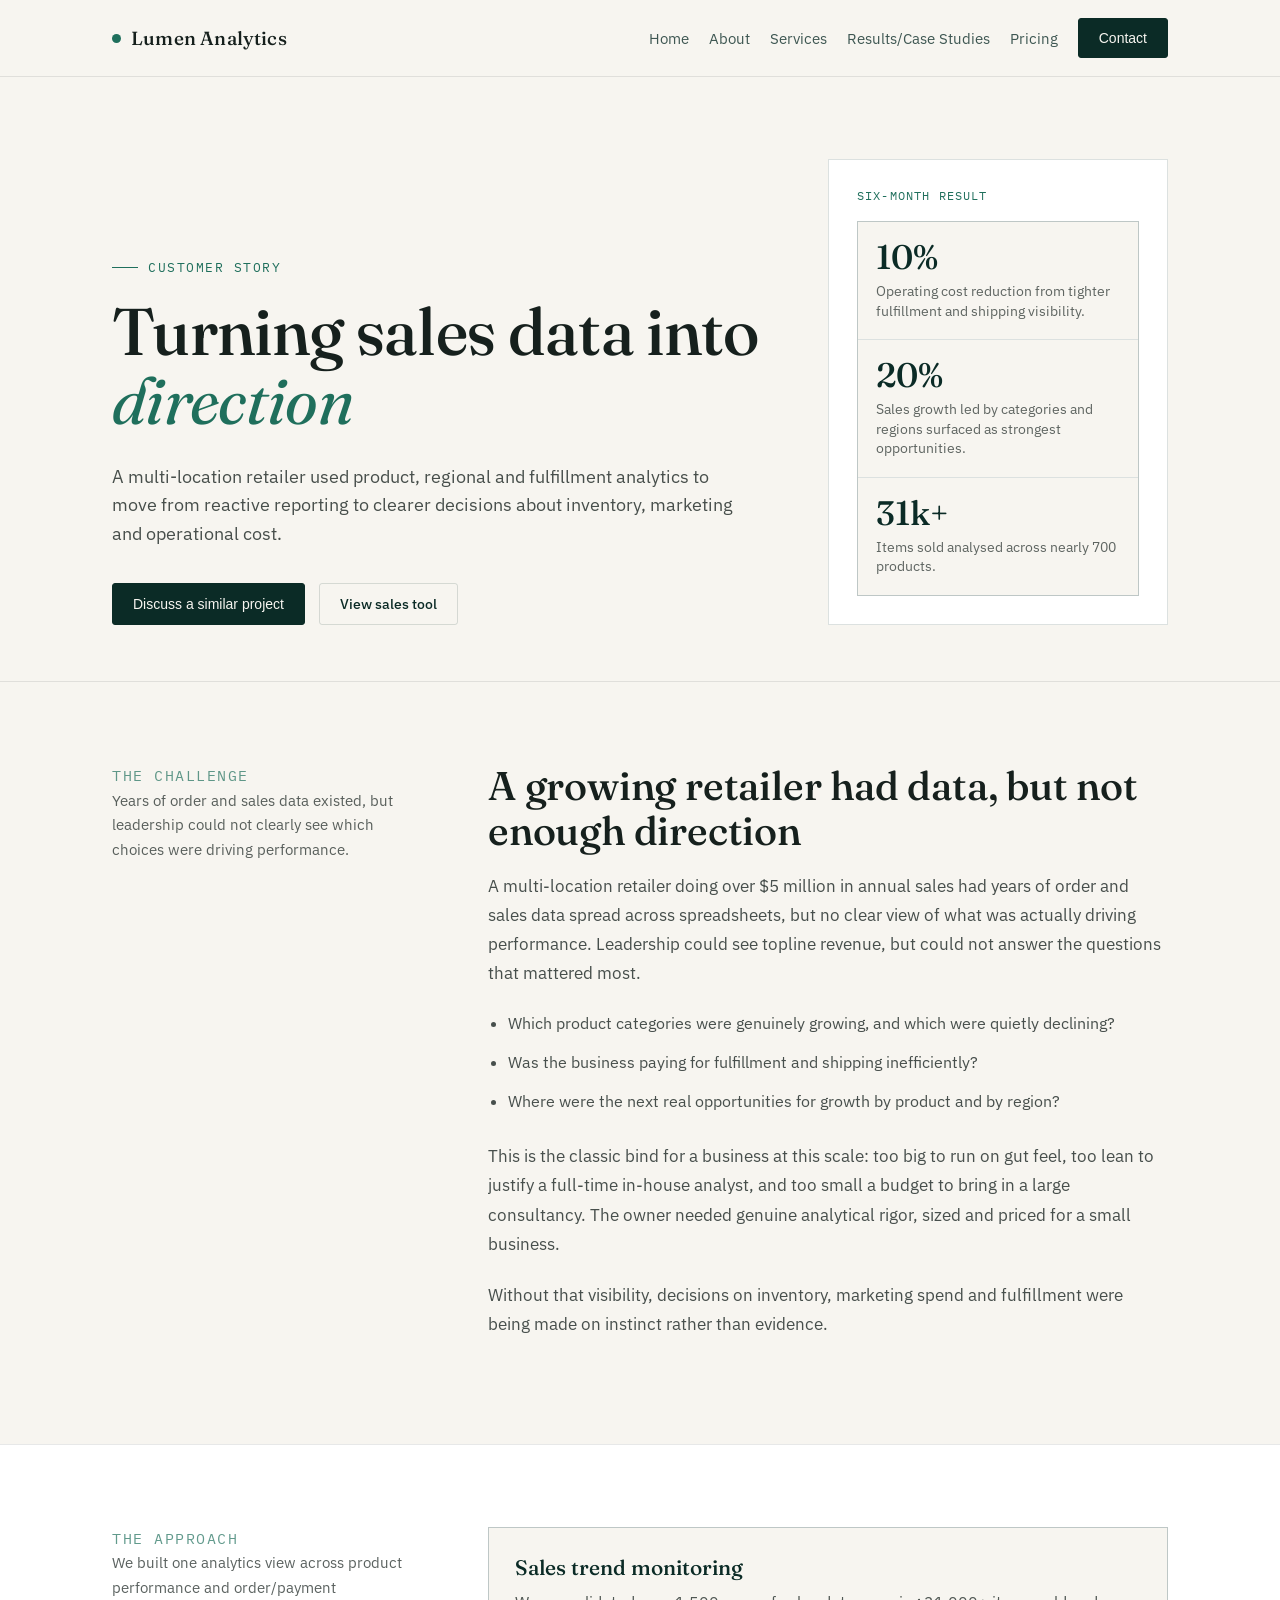
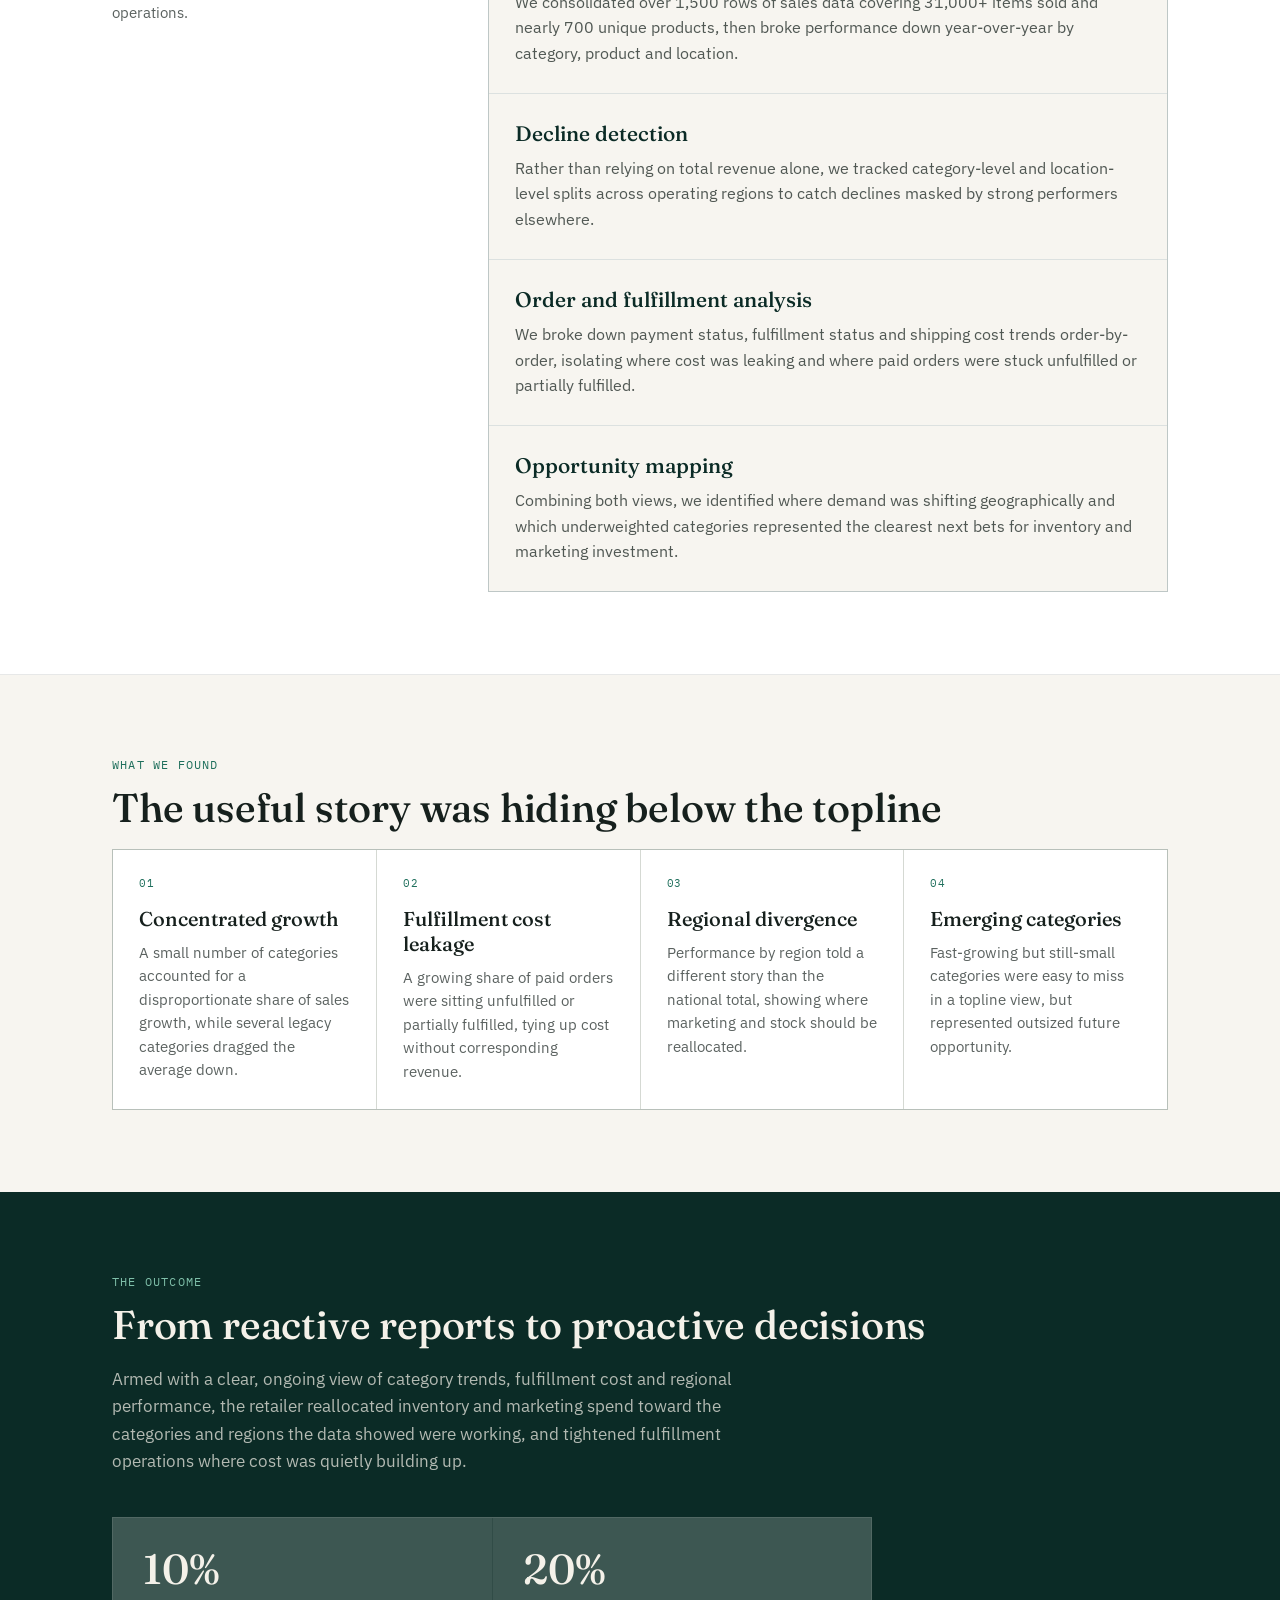
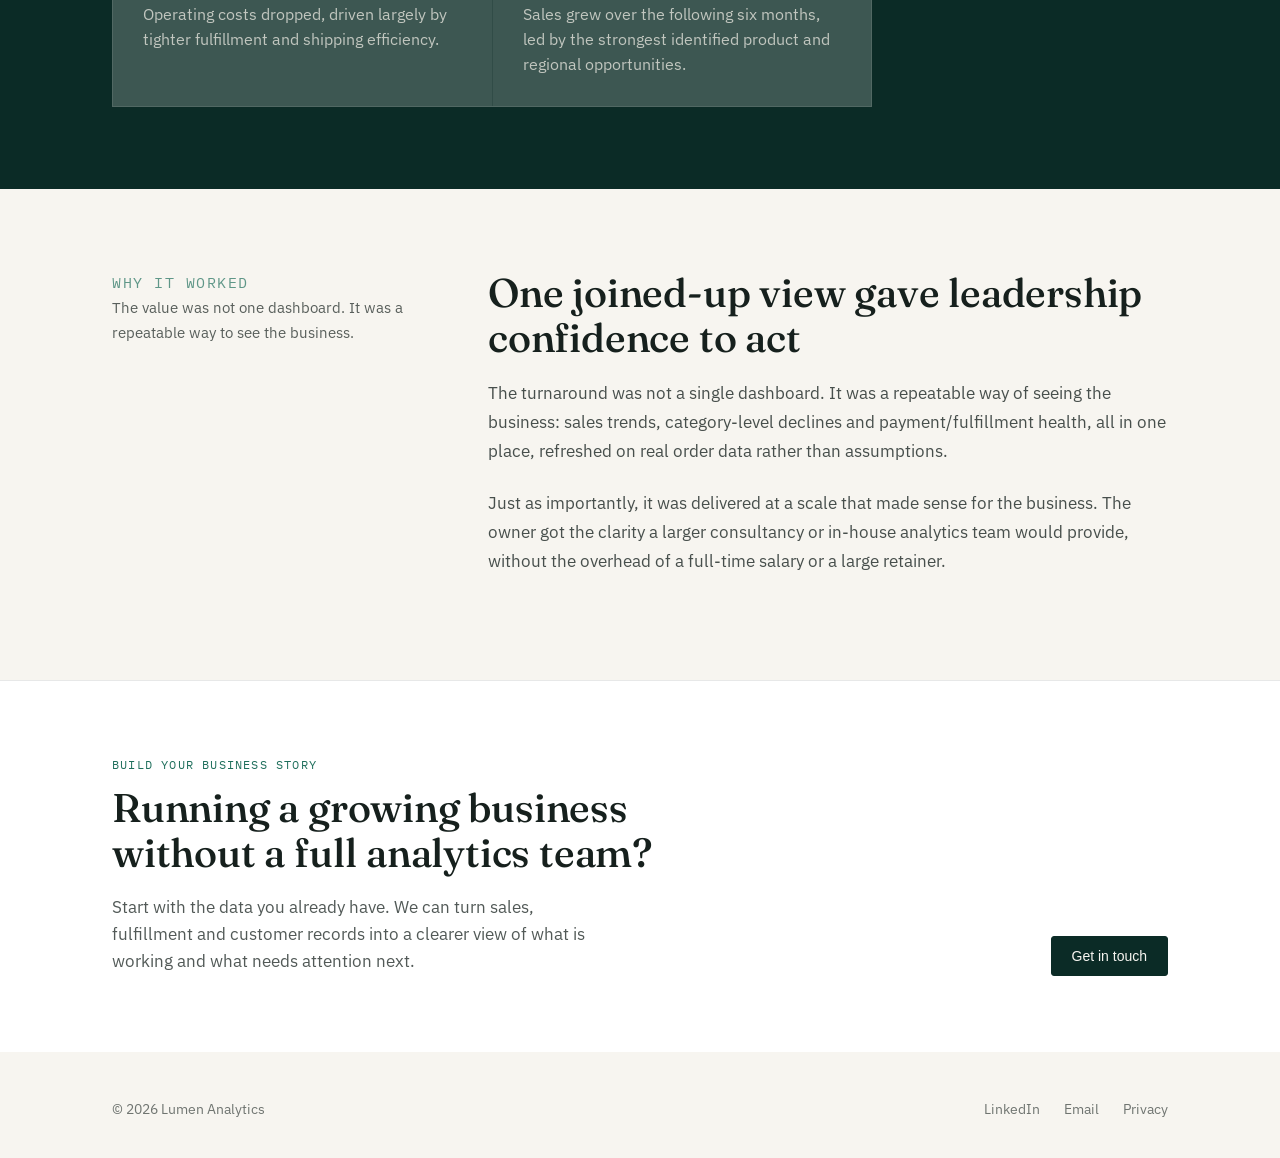
<file: customer-story-sales-analytics.html>
<!DOCTYPE html>
<html lang="en">
<head>
<meta charset="UTF-8">
<meta name="viewport" content="width=device-width, initial-scale=1.0">
<title>Customer Story: Sales Analytics — Lumen Analytics</title>
<link rel="preconnect" href="https://fonts.googleapis.com">
<link href="https://fonts.googleapis.com/css2?family=Fraunces:opsz,wght@9..144,300;9..144,400;9..144,500;9..144,600&family=IBM+Plex+Sans:wght@400;500;600&family=IBM+Plex+Mono:wght@400;500&display=swap" rel="stylesheet">
<style>
  :root{
    --ink:#16201D;
    --bg:#F7F5F0;
    --bg-raised:#FFFFFF;
    --teal-deep:#0B2B26;
    --teal:#11423B;
    --teal-signal:#1F6F5C;
    --sage:#C9D6CE;
    --sage-line: rgba(11,43,38,0.14);
    --cream-line: rgba(22,32,29,0.10);
  }

  *{ box-sizing:border-box; }
  html{ scroll-behavior:smooth; }
  body{
    margin:0;
    background:var(--bg);
    color:var(--ink);
    font-family:'IBM Plex Sans', sans-serif;
    -webkit-font-smoothing:antialiased;
  }
  @media (prefers-reduced-motion: reduce){
    *{ animation-duration:0.01ms !important; animation-iteration-count:1 !important; transition-duration:0.01ms !important; scroll-behavior:auto !important; }
  }

  a{ color:inherit; }
  :focus-visible{ outline:2px solid var(--teal-signal); outline-offset:3px; }

  .wrap{ max-width:1120px; margin:0 auto; padding:0 32px; }
  @media (max-width:640px){ .wrap{ padding:0 20px; } }

  .mono{ font-family:'IBM Plex Mono', monospace; }

  header{
    position:sticky; top:0; z-index:50;
    background:rgba(247,245,240,0.92);
    backdrop-filter:blur(8px);
    border-bottom:1px solid var(--cream-line);
  }
  .header-inner{
    display:flex; align-items:center; justify-content:space-between;
    height:76px;
  }
  .logo{
    display:flex; align-items:center; gap:10px;
    font-family:'Fraunces', serif; font-weight:500; font-size:19px;
    letter-spacing:0.01em;
    text-decoration:none;
  }
  .logo-mark{
    width:9px; height:9px; border-radius:50%;
    background:var(--teal-signal);
    flex-shrink:0;
  }
  nav{ display:flex; align-items:center; gap:20px; }
  nav a{
    text-decoration:none; font-size:14.5px; color:var(--teal-deep);
    opacity:0.78;
  }
  nav a:hover{ opacity:1; }
  .nav-links{ display:flex; gap:20px; }
  @media (max-width:1080px){ .nav-links{ display:none; } }
  .btn{
    display:inline-flex; align-items:center; gap:8px;
    background:var(--teal-deep); color:#F7F5F0;
    padding:11px 20px; border-radius:3px;
    font-size:14px; font-weight:500;
    text-decoration:none; white-space:nowrap;
    border:1px solid var(--teal-deep);
    transition:background 0.15s ease, color 0.15s ease;
  }
  .btn:hover{ background:transparent; color:var(--teal-deep); }
  .btn-outline{
    background:transparent; color:var(--teal-deep); border:1px solid var(--sage-line);
  }
  .btn-outline:hover{ background:var(--teal-deep); color:#F7F5F0; }

  .story-hero{
    padding:82px 0 56px;
    border-bottom:1px solid var(--cream-line);
  }
  .story-hero-grid{
    display:grid;
    grid-template-columns:minmax(0, 1fr) 340px;
    gap:64px;
    align-items:end;
  }
  @media (max-width:900px){
    .story-hero-grid{ grid-template-columns:1fr; gap:34px; align-items:start; }
  }
  .hero-eyebrow{
    font-family:'IBM Plex Mono', monospace;
    font-size:12.5px; letter-spacing:0.12em; text-transform:uppercase;
    color:var(--teal-signal); margin:0 0 22px;
    display:flex; align-items:center; gap:10px;
  }
  .hero-eyebrow::before{
    content:''; display:block; width:26px; height:1px; background:var(--teal-signal);
  }
  h1{
    font-family:'Fraunces', serif;
    font-weight:500;
    font-size:clamp(38px, 5.4vw, 66px);
    line-height:1.04;
    letter-spacing:-0.01em;
    margin:0 0 28px;
    max-width:820px;
  }
  h1 em{
    font-style:italic; font-weight:400; color:var(--teal-signal);
  }
  .hero-sub{
    font-size:18px; line-height:1.6;
    color:var(--ink); opacity:0.78;
    max-width:630px; margin:0 0 34px;
  }
  .hero-ctas{ display:flex; gap:14px; flex-wrap:wrap; }

  .result-card{
    background:var(--bg-raised);
    border:1px solid var(--sage-line);
    padding:28px;
  }
  .result-card .mono{
    display:block;
    font-size:11.5px;
    letter-spacing:0.1em;
    text-transform:uppercase;
    color:var(--teal-signal);
    margin-bottom:18px;
  }
  .result-list{
    display:grid;
    gap:1px;
    background:var(--sage-line);
    border:1px solid var(--sage-line);
  }
  .result-item{
    background:var(--bg);
    padding:18px;
  }
  .result-item strong{
    display:block;
    font-family:'Fraunces', serif;
    font-weight:500;
    font-size:34px;
    color:var(--teal-deep);
    line-height:1;
    margin-bottom:8px;
  }
  .result-item span{
    display:block;
    font-size:13.5px;
    line-height:1.45;
    color:rgba(22,32,29,0.68);
  }

  section{ padding:82px 0; }
  .eyebrow{
    font-family:'IBM Plex Mono', monospace; font-size:12px; letter-spacing:0.1em;
    text-transform:uppercase; color:var(--teal-signal); margin:0 0 14px;
  }
  h2{
    font-family:'Fraunces', serif; font-weight:500;
    font-size:clamp(28px, 3.2vw, 40px); line-height:1.12; margin:0 0 18px;
    letter-spacing:-0.005em;
  }
  .section-lede{ font-size:16.5px; line-height:1.65; opacity:0.74; margin:0; }
  .story-grid{
    display:grid;
    grid-template-columns:300px minmax(0, 1fr);
    gap:76px;
    align-items:start;
  }
  @media (max-width:860px){
    .story-grid{ grid-template-columns:1fr; gap:28px; }
  }
  .story-kicker{
    position:sticky;
    top:112px;
  }
  @media (max-width:860px){
    .story-kicker{ position:static; }
  }
  .story-kicker p{
    font-size:15px;
    line-height:1.65;
    opacity:0.7;
    margin:0;
  }
  .story-content{
    max-width:720px;
  }
  .story-content p{
    font-size:17px;
    line-height:1.72;
    margin:0 0 22px;
    color:rgba(22,32,29,0.78);
  }
  .story-content ul{
    margin:0 0 28px;
    padding-left:20px;
  }
  .story-content li{
    font-size:16px;
    line-height:1.66;
    margin:0 0 12px;
    color:rgba(22,32,29,0.78);
  }
  .story-content strong{ color:var(--teal-deep); font-weight:600; }

  .approach-band{
    background:var(--bg-raised);
    border-top:1px solid var(--cream-line);
    border-bottom:1px solid var(--cream-line);
  }
  .approach-list{
    display:grid;
    gap:1px;
    background:var(--sage-line);
    border:1px solid var(--sage-line);
  }
  .approach-item{
    background:var(--bg);
    padding:26px;
  }
  .approach-item h3{
    font-family:'Fraunces', serif;
    font-weight:500;
    font-size:21px;
    margin:0 0 10px;
    color:var(--teal-deep);
  }
  .approach-item p{
    font-size:15.5px;
    line-height:1.66;
    margin:0;
    color:rgba(22,32,29,0.74);
  }

  .finding-grid{
    display:grid;
    grid-template-columns:repeat(4, 1fr);
    gap:1px;
    background:var(--sage-line);
    border:1px solid var(--sage-line);
  }
  @media (max-width:900px){ .finding-grid{ grid-template-columns:1fr 1fr; } }
  @media (max-width:560px){ .finding-grid{ grid-template-columns:1fr; } }
  .finding-card{
    background:var(--bg-raised);
    padding:26px;
  }
  .finding-card span{
    display:block;
    font-family:'IBM Plex Mono', monospace;
    font-size:11px;
    letter-spacing:0.08em;
    text-transform:uppercase;
    color:var(--teal-signal);
    margin-bottom:16px;
  }
  .finding-card h3{
    font-family:'Fraunces', serif;
    font-weight:500;
    font-size:20px;
    margin:0 0 10px;
  }
  .finding-card p{
    margin:0;
    font-size:14.5px;
    line-height:1.62;
    color:rgba(22,32,29,0.7);
  }

  .outcome{
    background:var(--teal-deep);
    color:#F4F1E9;
  }
  .outcome .eyebrow{ color:#7FBFA9; }
  .outcome h2{ color:#F4F1E9; }
  .outcome .section-lede{
    color:#F4F1E9;
    opacity:0.72;
    max-width:690px;
  }
  .outcome-results{
    display:grid;
    grid-template-columns:repeat(2, minmax(0, 1fr));
    gap:1px;
    background:rgba(247,245,240,0.16);
    border:1px solid rgba(247,245,240,0.16);
    margin-top:42px;
    max-width:760px;
  }
  @media (max-width:620px){ .outcome-results{ grid-template-columns:1fr; } }
  .outcome-result{
    background:rgba(247,245,240,0.06);
    padding:30px;
  }
  .outcome-result strong{
    display:block;
    font-family:'Fraunces', serif;
    font-weight:500;
    font-size:42px;
    line-height:1;
    margin-bottom:12px;
    color:#F4F1E9;
  }
  .outcome-result span{
    color:#F4F1E9;
    opacity:0.72;
    line-height:1.55;
  }

  .cta-band{
    background:var(--bg-raised);
    border-top:1px solid var(--cream-line);
    padding:76px 0;
  }
  .cta-band-inner{
    display:flex; justify-content:space-between; align-items:flex-end; gap:32px; flex-wrap:wrap;
  }
  .cta-band h2{ max-width:540px; }
  .cta-band .section-lede{ max-width:480px; }

  footer{ padding:48px 0 40px; }
  .footer-inner{
    display:flex; justify-content:space-between; align-items:center; flex-wrap:wrap; gap:16px;
    font-size:13.5px; opacity:0.6;
  }
  .footer-inner a{ text-decoration:none; }
  .footer-links{ display:flex; gap:24px; }

  .modal-overlay{
    position:fixed; inset:0; z-index:200;
    background:rgba(11,43,38,0.55);
    backdrop-filter:blur(3px);
    display:flex; align-items:center; justify-content:center;
    padding:24px;
    opacity:0; visibility:hidden;
    transition:opacity 0.2s ease, visibility 0.2s ease;
  }
  .modal-overlay.is-open{ opacity:1; visibility:visible; }
  .modal{
    background:var(--bg-raised);
    width:100%; max-width:560px;
    max-height:90vh; overflow-y:auto;
    border-radius:4px;
    padding:40px;
    position:relative;
    transform:translateY(12px) scale(0.98);
    transition:transform 0.2s ease;
  }
  .modal-overlay.is-open .modal{ transform:translateY(0) scale(1); }
  @media (max-width:560px){ .modal{ padding:28px 22px; } }

  .modal-close{
    position:absolute; top:18px; right:18px;
    width:32px; height:32px; border-radius:50%;
    border:1px solid var(--sage-line); background:transparent;
    color:var(--teal-deep); cursor:pointer;
    display:flex; align-items:center; justify-content:center;
    font-size:18px; line-height:1; padding:0;
    transition:background 0.15s ease, color 0.15s ease;
  }
  .modal-close:hover{ background:var(--teal-deep); color:#F7F5F0; }

  .modal .eyebrow{ margin-bottom:10px; }
  .modal h3{
    font-family:'Fraunces', serif; font-weight:500; font-size:26px;
    margin:0 0 10px; padding-right:30px;
  }
  .modal-intro{ font-size:14.5px; line-height:1.6; opacity:0.7; margin:0 0 28px; }

  .form-row{ margin-bottom:18px; }
  .form-row-pair{ display:grid; grid-template-columns:1fr 1fr; gap:14px; }
  @media (max-width:460px){ .form-row-pair{ grid-template-columns:1fr; } }
  label{
    display:block; font-size:13px; font-weight:500; color:var(--teal-deep);
    margin-bottom:7px;
  }
  label .optional{ opacity:0.5; font-weight:400; }
  input[type="text"], input[type="email"], input[type="tel"], textarea{
    width:100%; font-family:'IBM Plex Sans', sans-serif; font-size:14.5px;
    padding:11px 13px; border:1px solid var(--sage-line); border-radius:3px;
    background:var(--bg); color:var(--ink);
    transition:border-color 0.15s ease;
  }
  input:focus, textarea:focus{
    outline:none; border-color:var(--teal-signal);
  }
  textarea{ resize:vertical; min-height:90px; font-family:'IBM Plex Sans', sans-serif; }

  .form-submit{
    width:100%; justify-content:center; cursor:pointer;
    margin-top:6px; font-size:14.5px; padding:13px 20px;
  }

  .modal-divider{
    display:flex; align-items:center; gap:14px;
    margin:26px 0 22px; font-family:'IBM Plex Mono', monospace;
    font-size:11px; letter-spacing:0.08em; text-transform:uppercase;
    color:var(--ink); opacity:0.45;
  }
  .modal-divider::before, .modal-divider::after{
    content:''; flex:1; height:1px; background:var(--sage-line);
  }
  .modal-direct{
    display:flex; flex-direction:column; gap:10px;
    font-size:14.5px;
  }
  .modal-direct a{
    text-decoration:none; color:var(--teal-deep); font-weight:500;
    display:flex; align-items:center; gap:9px;
  }
  .modal-direct a:hover{ color:var(--teal-signal); }
  .modal-direct svg{ width:16px; height:16px; flex-shrink:0; opacity:0.7; }

  .form-status{
    font-size:14px; margin-top:16px; display:none;
    padding:12px 14px; border-radius:3px;
  }
  .form-status.is-success{ display:block; background:#EAF3EE; color:var(--teal-deep); }
  .form-status.is-error{ display:block; background:#FBEAEA; color:#8A2E2E; }

  ::selection{ background:var(--teal-signal); color:#fff; }
</style>
</head>
<body>

<header>
  <div class="wrap header-inner">
    <a href="index.html" class="logo">
      <span class="logo-mark"></span>
      Lumen Analytics
    </a>
    <nav>
      <div class="nav-links">
        <a href="index.html">Home</a>
        <a href="about.html">About</a>
        <a href="services.html">Services</a>
        <a href="results-case-studies.html">Results/Case Studies</a>
        <a href="pricing.html">Pricing</a>
      </div>
      <button type="button" class="btn" data-open-contact>Contact</button>
    </nav>
  </div>
</header>

<main>
  <section class="story-hero">
    <div class="wrap story-hero-grid">
      <div>
        <p class="hero-eyebrow">Customer story</p>
        <h1>Turning sales data into <em>direction</em></h1>
        <p class="hero-sub">A multi-location retailer used product, regional and fulfillment analytics to move from reactive reporting to clearer decisions about inventory, marketing and operational cost.</p>
        <div class="hero-ctas">
          <button type="button" class="btn" data-open-contact>Discuss a similar project</button>
          <a href="sales-tool.html" class="btn btn-outline">View sales tool</a>
        </div>
      </div>
      <aside class="result-card" aria-label="Story results">
        <span class="mono">Six-month result</span>
        <div class="result-list">
          <div class="result-item">
            <strong>10%</strong>
            <span>Operating cost reduction from tighter fulfillment and shipping visibility.</span>
          </div>
          <div class="result-item">
            <strong>20%</strong>
            <span>Sales growth led by categories and regions surfaced as strongest opportunities.</span>
          </div>
          <div class="result-item">
            <strong>31k+</strong>
            <span>Items sold analysed across nearly 700 products.</span>
          </div>
        </div>
      </aside>
    </div>
  </section>

  <section>
    <div class="wrap story-grid">
      <div class="story-kicker">
        <p class="eyebrow">The challenge</p>
        <p>Years of order and sales data existed, but leadership could not clearly see which choices were driving performance.</p>
      </div>
      <div class="story-content">
        <h2>A growing retailer had data, but not enough direction</h2>
        <p>A multi-location retailer doing over $5 million in annual sales had years of order and sales data spread across spreadsheets, but no clear view of what was actually driving performance. Leadership could see topline revenue, but could not answer the questions that mattered most.</p>
        <ul>
          <li>Which product categories were genuinely growing, and which were quietly declining?</li>
          <li>Was the business paying for fulfillment and shipping inefficiently?</li>
          <li>Where were the next real opportunities for growth by product and by region?</li>
        </ul>
        <p>This is the classic bind for a business at this scale: too big to run on gut feel, too lean to justify a full-time in-house analyst, and too small a budget to bring in a large consultancy. The owner needed genuine analytical rigor, sized and priced for a small business.</p>
        <p>Without that visibility, decisions on inventory, marketing spend and fulfillment were being made on instinct rather than evidence.</p>
      </div>
    </div>
  </section>

  <section class="approach-band">
    <div class="wrap story-grid">
      <div class="story-kicker">
        <p class="eyebrow">The approach</p>
        <p>We built one analytics view across product performance and order/payment operations.</p>
      </div>
      <div class="approach-list">
        <article class="approach-item">
          <h3>Sales trend monitoring</h3>
          <p>We consolidated over 1,500 rows of sales data covering 31,000+ items sold and nearly 700 unique products, then broke performance down year-over-year by category, product and location.</p>
        </article>
        <article class="approach-item">
          <h3>Decline detection</h3>
          <p>Rather than relying on total revenue alone, we tracked category-level and location-level splits across operating regions to catch declines masked by strong performers elsewhere.</p>
        </article>
        <article class="approach-item">
          <h3>Order and fulfillment analysis</h3>
          <p>We broke down payment status, fulfillment status and shipping cost trends order-by-order, isolating where cost was leaking and where paid orders were stuck unfulfilled or partially fulfilled.</p>
        </article>
        <article class="approach-item">
          <h3>Opportunity mapping</h3>
          <p>Combining both views, we identified where demand was shifting geographically and which underweighted categories represented the clearest next bets for inventory and marketing investment.</p>
        </article>
      </div>
    </div>
  </section>

  <section>
    <div class="wrap">
      <p class="eyebrow">What we found</p>
      <h2>The useful story was hiding below the topline</h2>
      <div class="finding-grid">
        <article class="finding-card">
          <span>01</span>
          <h3>Concentrated growth</h3>
          <p>A small number of categories accounted for a disproportionate share of sales growth, while several legacy categories dragged the average down.</p>
        </article>
        <article class="finding-card">
          <span>02</span>
          <h3>Fulfillment cost leakage</h3>
          <p>A growing share of paid orders were sitting unfulfilled or partially fulfilled, tying up cost without corresponding revenue.</p>
        </article>
        <article class="finding-card">
          <span>03</span>
          <h3>Regional divergence</h3>
          <p>Performance by region told a different story than the national total, showing where marketing and stock should be reallocated.</p>
        </article>
        <article class="finding-card">
          <span>04</span>
          <h3>Emerging categories</h3>
          <p>Fast-growing but still-small categories were easy to miss in a topline view, but represented outsized future opportunity.</p>
        </article>
      </div>
    </div>
  </section>

  <section class="outcome">
    <div class="wrap">
      <p class="eyebrow">The outcome</p>
      <h2>From reactive reports to proactive decisions</h2>
      <p class="section-lede">Armed with a clear, ongoing view of category trends, fulfillment cost and regional performance, the retailer reallocated inventory and marketing spend toward the categories and regions the data showed were working, and tightened fulfillment operations where cost was quietly building up.</p>
      <div class="outcome-results">
        <div class="outcome-result">
          <strong>10%</strong>
          <span>Operating costs dropped, driven largely by tighter fulfillment and shipping efficiency.</span>
        </div>
        <div class="outcome-result">
          <strong>20%</strong>
          <span>Sales grew over the following six months, led by the strongest identified product and regional opportunities.</span>
        </div>
      </div>
    </div>
  </section>

  <section>
    <div class="wrap story-grid">
      <div class="story-kicker">
        <p class="eyebrow">Why it worked</p>
        <p>The value was not one dashboard. It was a repeatable way to see the business.</p>
      </div>
      <div class="story-content">
        <h2>One joined-up view gave leadership confidence to act</h2>
        <p>The turnaround was not a single dashboard. It was a repeatable way of seeing the business: sales trends, category-level declines and payment/fulfillment health, all in one place, refreshed on real order data rather than assumptions.</p>
        <p>Just as importantly, it was delivered at a scale that made sense for the business. The owner got the clarity a larger consultancy or in-house analytics team would provide, without the overhead of a full-time salary or a large retainer.</p>
      </div>
    </div>
  </section>

  <section class="cta-band">
    <div class="wrap cta-band-inner">
      <div>
        <p class="eyebrow">Build your business story</p>
        <h2>Running a growing business without a full analytics team?</h2>
        <p class="section-lede">Start with the data you already have. We can turn sales, fulfillment and customer records into a clearer view of what is working and what needs attention next.</p>
      </div>
      <button type="button" class="btn" data-open-contact>Get in touch</button>
    </div>
  </section>
</main>

<footer>
  <div class="wrap footer-inner">
    <span>© 2026 Lumen Analytics</span>
    <div class="footer-links">
      <a href="#">LinkedIn</a>
      <a href="mailto:finopt_au@gmail.com">Email</a>
      <a href="#">Privacy</a>
    </div>
  </div>
</footer>

<div class="modal-overlay" id="contactModal" aria-hidden="true">
  <div class="modal" role="dialog" aria-modal="true" aria-labelledby="contactModalTitle">
    <button type="button" class="modal-close" data-close-contact aria-label="Close">&times;</button>

    <p class="eyebrow">Get started</p>
    <h3 id="contactModalTitle">Book a free consultation</h3>
    <p class="modal-intro">Tell me a little about your business and what you're hoping to get out of your data. I'll get back to you within one business day.</p>

    <form id="contactForm" action="https://formspree.io/f/meebkzjp" method="POST">
      <div class="form-row form-row-pair">
        <div>
          <label for="cf-name">Name</label>
          <input type="text" id="cf-name" name="name" required>
        </div>
        <div>
          <label for="cf-company">Company <span class="optional">(optional)</span></label>
          <input type="text" id="cf-company" name="company">
        </div>
      </div>

      <div class="form-row form-row-pair">
        <div>
          <label for="cf-email">Email</label>
          <input type="email" id="cf-email" name="email" required>
        </div>
        <div>
          <label for="cf-phone">Phone <span class="optional">(optional)</span></label>
          <input type="tel" id="cf-phone" name="phone">
        </div>
      </div>

      <div class="form-row">
        <label for="cf-message">What would you like to discuss?</label>
        <textarea id="cf-message" name="message" required placeholder="A few lines on your business and what you're hoping to find in your data."></textarea>
      </div>

      <input type="hidden" name="_subject" value="New consultation request — Lumen Analytics website">

      <button type="submit" class="btn form-submit">Send request</button>

      <div class="form-status" id="formStatus"></div>
    </form>

    <div class="modal-divider">or contact directly</div>
    <div class="modal-direct">
      <a href="mailto:finopt_au@gmail.com">
        <svg viewBox="0 0 24 24" fill="none" stroke="currentColor" stroke-width="1.6"><path d="M3 5h18v14H3z"/><path d="M3 5l9 8 9-8"/></svg>
        finopt_au@gmail.com
      </a>
      <a href="tel:+61426005000">
        <svg viewBox="0 0 24 24" fill="none" stroke="currentColor" stroke-width="1.6"><path d="M5 4h4l2 5-2.5 2.5a11 11 0 0 0 5 5L16 14l5 2v4a2 2 0 0 1-2 2C10.5 22 2 13.5 2 6a2 2 0 0 1 2-2z"/></svg>
        0426 005 000
      </a>
    </div>
  </div>
</div>

<script>
  (function(){
    var overlay = document.getElementById('contactModal');
    var openTriggers = document.querySelectorAll('[data-open-contact]');
    var closeTriggers = document.querySelectorAll('[data-close-contact]');
    var form = document.getElementById('contactForm');
    var status = document.getElementById('formStatus');
    var lastFocused = null;

    function openModal(){
      lastFocused = document.activeElement;
      overlay.classList.add('is-open');
      overlay.setAttribute('aria-hidden', 'false');
      document.body.style.overflow = 'hidden';
      var firstField = document.getElementById('cf-name');
      if (firstField) firstField.focus();
    }

    function closeModal(){
      overlay.classList.remove('is-open');
      overlay.setAttribute('aria-hidden', 'true');
      document.body.style.overflow = '';
      if (lastFocused) lastFocused.focus();
    }

    openTriggers.forEach(function(btn){
      btn.addEventListener('click', openModal);
    });
    closeTriggers.forEach(function(btn){
      btn.addEventListener('click', closeModal);
    });
    overlay.addEventListener('click', function(e){
      if (e.target === overlay) closeModal();
    });
    document.addEventListener('keydown', function(e){
      if (e.key === 'Escape' && overlay.classList.contains('is-open')) closeModal();
    });

    if (form){
      form.addEventListener('submit', function(e){
        e.preventDefault();
        status.className = 'form-status';
        status.textContent = '';

        var formData = new FormData(form);
        var submitBtn = form.querySelector('.form-submit');
        submitBtn.disabled = true;
        submitBtn.textContent = 'Sending...';

        fetch(form.action, {
          method: 'POST',
          body: formData,
          headers: { 'Accept': 'application/json' }
        }).then(function(response){
          if (response.ok){
            form.reset();
            status.className = 'form-status is-success';
            status.textContent = "Thanks. Your request has been sent. I'll be in touch within one business day.";
          } else {
            status.className = 'form-status is-error';
            status.textContent = "Something went wrong sending that. Please email finopt_au@gmail.com directly, or call 0426 005 000.";
          }
        }).catch(function(){
          status.className = 'form-status is-error';
          status.textContent = "Something went wrong sending that. Please email finopt_au@gmail.com directly, or call 0426 005 000.";
        }).finally(function(){
          submitBtn.disabled = false;
          submitBtn.textContent = 'Send request';
        });
      });
    }
  })();
</script>
</body>
</html>
</file>
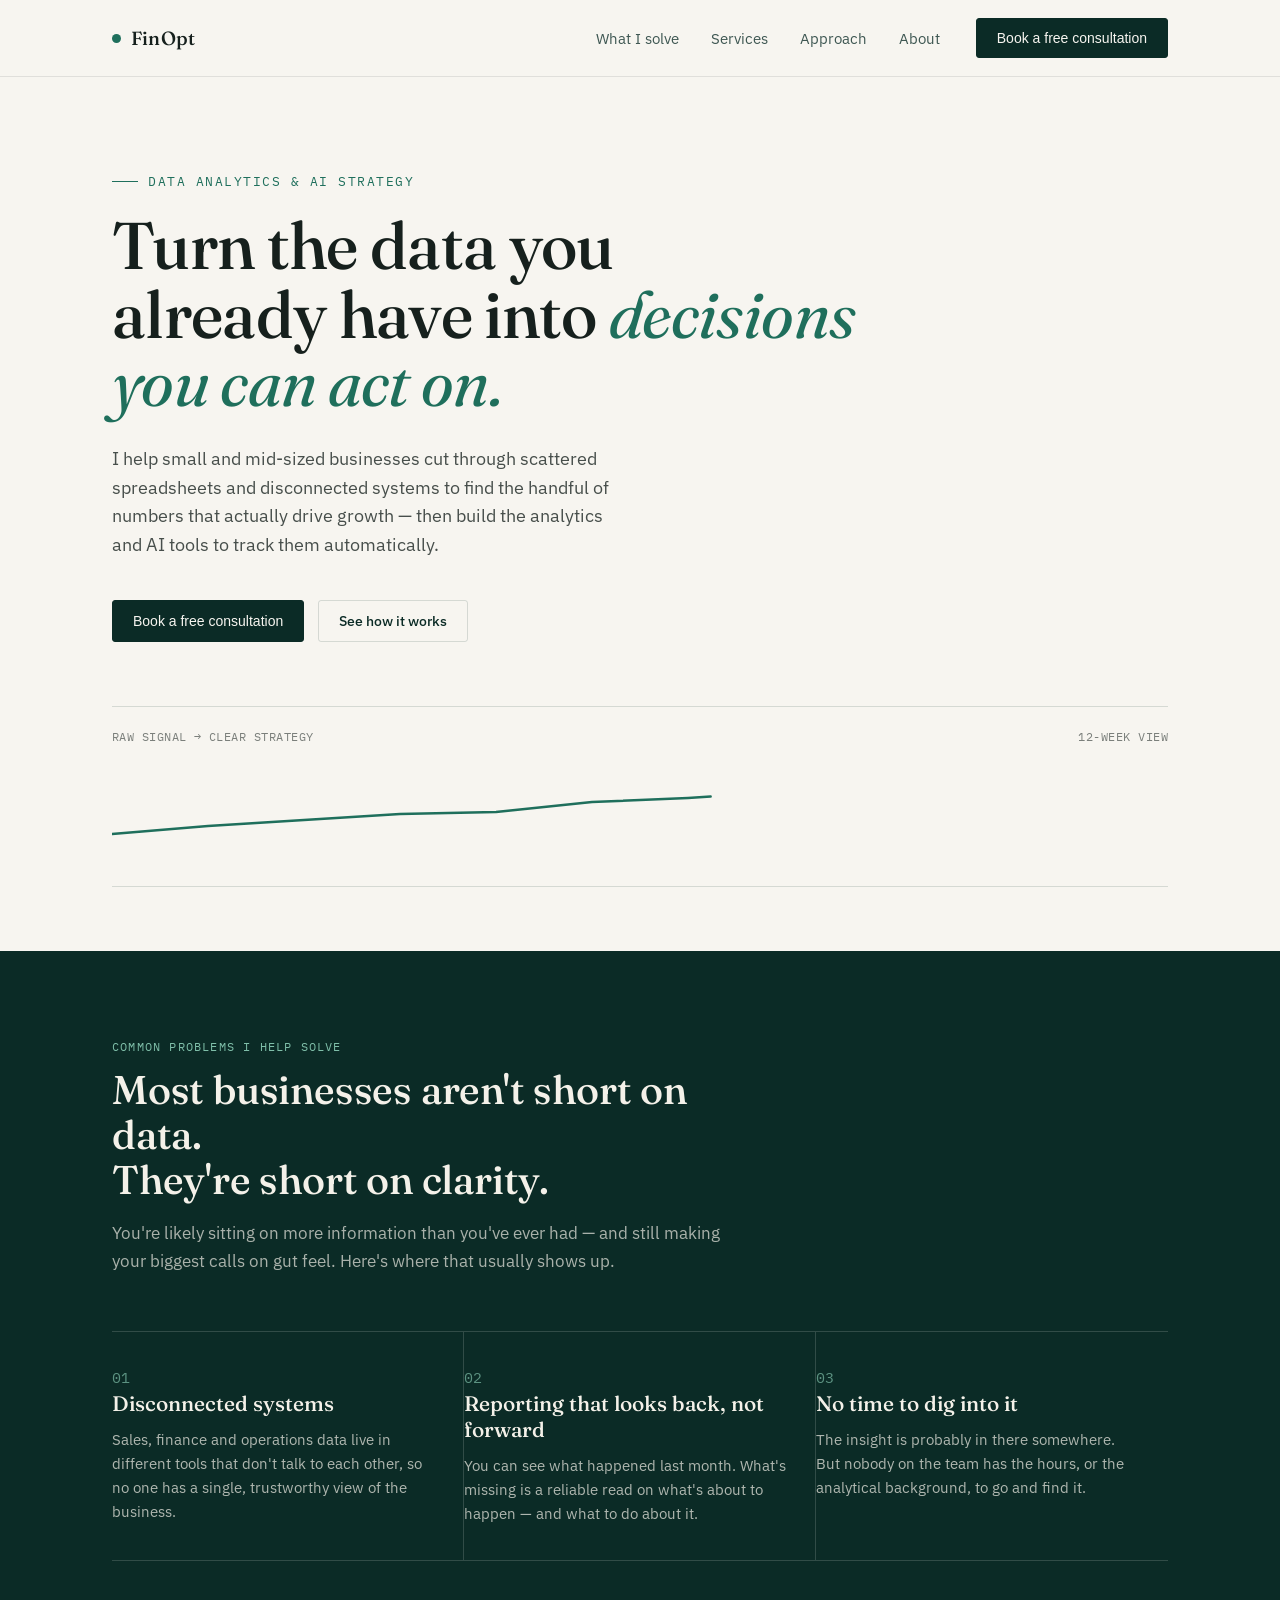
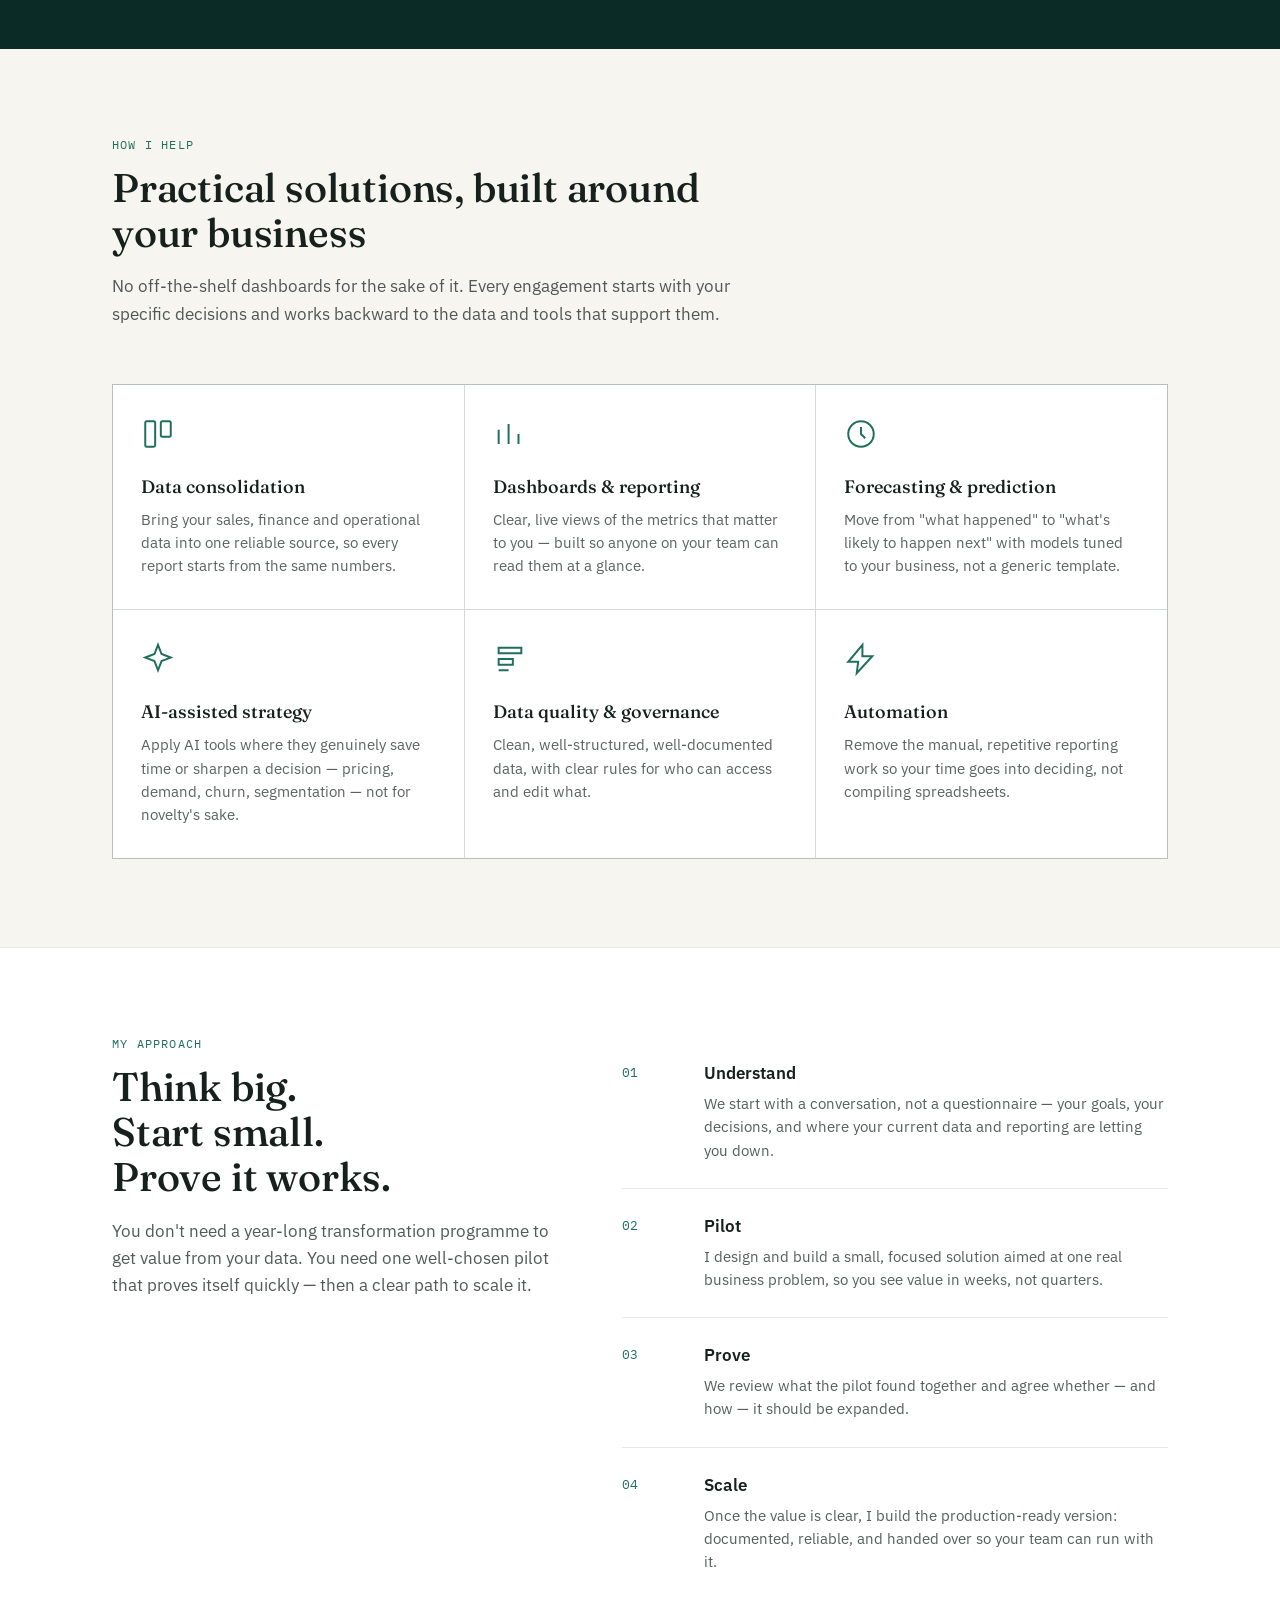
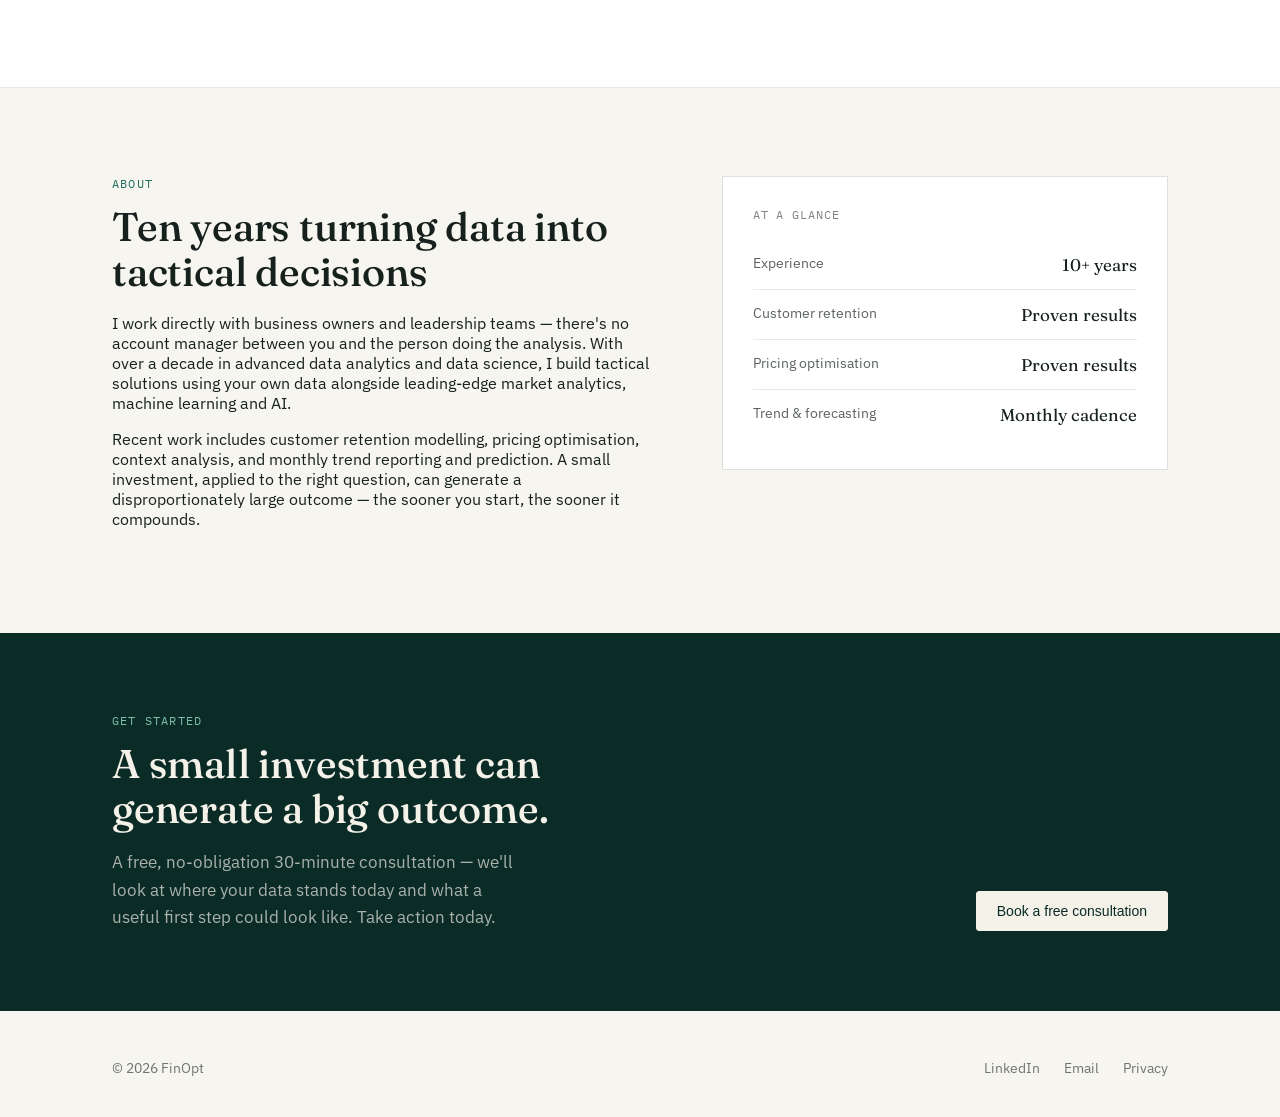
<file: finopt-index.html>
<!DOCTYPE html>
<html lang="en">
<head>
<meta charset="UTF-8">
<meta name="viewport" content="width=device-width, initial-scale=1.0">
<title>FinOpt — Data &amp; AI Strategy</title>
<link rel="preconnect" href="https://fonts.googleapis.com">
<link href="https://fonts.googleapis.com/css2?family=Fraunces:opsz,wght@9..144,300;9..144,400;9..144,500;9..144,600&family=IBM+Plex+Sans:wght@400;500;600&family=IBM+Plex+Mono:wght@400;500&display=swap" rel="stylesheet">
<style>
  :root{
    --ink:#16201D;
    --bg:#F7F5F0;
    --bg-raised:#FFFFFF;
    --teal-deep:#0B2B26;
    --teal:#11423B;
    --teal-signal:#1F6F5C;
    --sage:#C9D6CE;
    --sage-line: rgba(11,43,38,0.14);
    --cream-line: rgba(22,32,29,0.10);
  }

  *{ box-sizing:border-box; }
  html{ scroll-behavior:smooth; }
  body{
    margin:0;
    background:var(--bg);
    color:var(--ink);
    font-family:'IBM Plex Sans', sans-serif;
    -webkit-font-smoothing:antialiased;
  }
  @media (prefers-reduced-motion: reduce){
    *{ animation-duration:0.01ms !important; animation-iteration-count:1 !important; transition-duration:0.01ms !important; scroll-behavior:auto !important; }
  }

  a{ color:inherit; }
  :focus-visible{ outline:2px solid var(--teal-signal); outline-offset:3px; }

  .wrap{ max-width:1120px; margin:0 auto; padding:0 32px; }
  @media (max-width:640px){ .wrap{ padding:0 20px; } }

  .mono{ font-family:'IBM Plex Mono', monospace; }

  /* ---------- header ---------- */
  header{
    position:sticky; top:0; z-index:50;
    background:rgba(247,245,240,0.92);
    backdrop-filter:blur(8px);
    border-bottom:1px solid var(--cream-line);
  }
  .header-inner{
    display:flex; align-items:center; justify-content:space-between;
    height:76px;
  }
  .logo{
    display:flex; align-items:center; gap:10px;
    font-family:'Fraunces', serif; font-weight:500; font-size:19px;
    letter-spacing:0.01em;
    text-decoration:none;
  }
  .logo-mark{
    width:9px; height:9px; border-radius:50%;
    background:var(--teal-signal);
    flex-shrink:0;
  }
  nav{ display:flex; align-items:center; gap:36px; }
  nav a{
    text-decoration:none; font-size:14.5px; color:var(--teal-deep);
    opacity:0.78;
  }
  nav a:hover{ opacity:1; }
  .nav-links{ display:flex; gap:32px; }
  @media (max-width:780px){ .nav-links{ display:none; } }
  .btn{
    display:inline-flex; align-items:center; gap:8px;
    background:var(--teal-deep); color:#F7F5F0;
    padding:11px 20px; border-radius:3px;
    font-size:14px; font-weight:500;
    text-decoration:none; white-space:nowrap;
    border:1px solid var(--teal-deep);
    transition:background 0.15s ease, color 0.15s ease;
  }
  .btn:hover{ background:transparent; color:var(--teal-deep); }
  .btn-outline{
    background:transparent; color:var(--teal-deep); border:1px solid var(--sage-line);
  }
  .btn-outline:hover{ background:var(--teal-deep); color:#F7F5F0; }

  /* ---------- hero ---------- */
  .hero{ padding:96px 0 64px; position:relative; }
  .hero-eyebrow{
    font-family:'IBM Plex Mono', monospace;
    font-size:12.5px; letter-spacing:0.12em; text-transform:uppercase;
    color:var(--teal-signal); margin:0 0 22px;
    display:flex; align-items:center; gap:10px;
  }
  .hero-eyebrow::before{
    content:''; display:block; width:26px; height:1px; background:var(--teal-signal);
  }
  h1{
    font-family:'Fraunces', serif;
    font-weight:500;
    font-size:clamp(38px, 5.4vw, 66px);
    line-height:1.04;
    letter-spacing:-0.01em;
    margin:0 0 28px;
    max-width:780px;
  }
  h1 em{
    font-style:italic; font-weight:400; color:var(--teal-signal);
  }
  .hero-sub{
    font-size:18px; line-height:1.6;
    color:var(--ink); opacity:0.78;
    max-width:520px; margin:0 0 40px;
  }
  .hero-ctas{ display:flex; gap:14px; flex-wrap:wrap; margin-bottom:64px; }

  /* sparkline signature */
  .sparkline-wrap{
    border-top:1px solid var(--sage-line);
    border-bottom:1px solid var(--sage-line);
    padding:22px 0;
    overflow:hidden;
  }
  .sparkline-label{
    display:flex; justify-content:space-between; align-items:baseline;
    margin-bottom:10px;
    font-family:'IBM Plex Mono', monospace; font-size:11.5px;
    color:var(--ink); opacity:0.55; letter-spacing:0.04em;
  }
  svg.spark{ display:block; width:100%; height:auto; }
  .spark-noisy{
    opacity:1;
    animation: fadeOutNoisy 1.4s ease forwards;
    animation-delay: 1.4s;
  }
  .spark-clean{
    stroke-dasharray: 600;
    stroke-dashoffset: 600;
    opacity:0;
    animation: drawClean 1.6s ease forwards, fadeInClean 0.1s linear forwards;
    animation-delay: 1.3s, 1.3s;
  }
  @keyframes fadeOutNoisy{ to{ opacity:0; } }
  @keyframes fadeInClean{ to{ opacity:1; } }
  @keyframes drawClean{ to{ stroke-dashoffset:0; } }
  @media (prefers-reduced-motion: reduce){
    .spark-noisy{ opacity:0; }
    .spark-clean{ opacity:1; stroke-dashoffset:0; }
  }

  /* ---------- section shared ---------- */
  section{ padding:88px 0; }
  .section-head{ max-width:620px; margin-bottom:56px; }
  .eyebrow{
    font-family:'IBM Plex Mono', monospace; font-size:12px; letter-spacing:0.1em;
    text-transform:uppercase; color:var(--teal-signal); margin:0 0 14px;
  }
  h2{
    font-family:'Fraunces', serif; font-weight:500;
    font-size:clamp(28px, 3.2vw, 40px); line-height:1.12; margin:0 0 18px;
    letter-spacing:-0.005em;
  }
  .section-lede{ font-size:16.5px; line-height:1.65; opacity:0.74; margin:0; }
  .rule{ height:1px; background:var(--sage-line); border:none; margin:0; }

  /* ---------- problems ---------- */
  .problems{ background:var(--teal-deep); color:#F4F1E9; }
  .problems .eyebrow{ color:#7FBFA9; }
  .problems .section-lede{ color:#F4F1E9; opacity:0.68; }
  .problem-list{ display:grid; grid-template-columns:1fr 1fr 1fr; gap:0; border-top:1px solid rgba(247,245,240,0.16); }
  @media (max-width:880px){ .problem-list{ grid-template-columns:1fr; } }
  .problem{
    padding:34px 28px 34px 0;
    border-bottom:1px solid rgba(247,245,240,0.16);
  }
  .problem-list > .problem:not(:last-child){ border-right:1px solid rgba(247,245,240,0.16); }
  @media (max-width:880px){ .problem-list > .problem{ border-right:none !important; padding-right:0; } }
  .problem-num{
    font-family:'IBM Plex Mono', monospace; font-size:12px; color:#7FBFA9;
    margin:0 0 18px;
  }
  .problem h3{
    font-family:'Fraunces', serif; font-weight:500; font-size:21px; margin:0 0 12px;
  }
  .problem p{ font-size:15px; line-height:1.6; opacity:0.7; margin:0; }

  /* ---------- solutions ---------- */
  .solutions-grid{
    display:grid; grid-template-columns:repeat(3, 1fr); gap:1px;
    background:var(--sage-line);
    border:1px solid var(--sage-line);
  }
  @media (max-width:880px){ .solutions-grid{ grid-template-columns:1fr 1fr; } }
  @media (max-width:560px){ .solutions-grid{ grid-template-columns:1fr; } }
  .solution{
    background:var(--bg-raised);
    padding:32px 28px;
    transition:background 0.15s ease;
  }
  .solution:hover{ background:#FBFAF7; }
  .solution-icon{
    width:34px; height:34px; margin-bottom:20px;
    color:var(--teal-signal);
  }
  .solution h3{
    font-family:'Fraunces', serif; font-weight:500; font-size:18px; margin:0 0 10px;
  }
  .solution p{ font-size:14.5px; line-height:1.6; opacity:0.7; margin:0; }

  /* ---------- approach ---------- */
  .approach{ background:var(--bg-raised); border-top:1px solid var(--cream-line); border-bottom:1px solid var(--cream-line); }
  .approach-grid{ display:grid; grid-template-columns:0.9fr 1.1fr; gap:64px; align-items:start; }
  @media (max-width:880px){ .approach-grid{ grid-template-columns:1fr; gap:40px; } }
  .approach-steps{ display:flex; flex-direction:column; }
  .step{
    display:grid; grid-template-columns:64px 1fr; gap:18px;
    padding:26px 0;
    border-top:1px solid var(--cream-line);
  }
  .step:first-child{ border-top:none; }
  .step-mark{ font-family:'IBM Plex Mono', monospace; font-size:13px; color:var(--teal-signal); padding-top:2px; }
  .step h4{ font-size:16.5px; font-weight:600; margin:0 0 8px; font-family:'IBM Plex Sans', sans-serif; }
  .step p{ font-size:14.5px; line-height:1.6; opacity:0.72; margin:0; }

  /* ---------- about / proof strip ---------- */
  .about{ }
  .about-grid{ display:grid; grid-template-columns:1.1fr 0.9fr; gap:64px; align-items:start; }
  @media (max-width:880px){ .about-grid{ grid-template-columns:1fr; gap:36px; } }
  .about-card{
    border:1px solid var(--sage-line);
    background:var(--bg-raised);
    padding:30px;
  }
  .about-card .mono{ font-size:11.5px; letter-spacing:0.08em; text-transform:uppercase; opacity:0.55; display:block; margin-bottom:18px; }
  .stat-row{ display:flex; justify-content:space-between; padding:14px 0; border-top:1px solid var(--cream-line); }
  .stat-row:first-of-type{ border-top:none; }
  .stat-row .label{ font-size:14px; opacity:0.7; }
  .stat-row .value{ font-family:'Fraunces', serif; font-size:17px; }
  .about p{ font-size:16px; line-height:1.7; opacity:0.78; }
  .about p + p{ margin-top:16px; }

  /* ---------- CTA band ---------- */
  .cta-band{
    background:var(--teal-deep); color:#F4F1E9;
    padding:80px 0;
  }
  .cta-band-inner{
    display:flex; justify-content:space-between; align-items:flex-end; gap:32px; flex-wrap:wrap;
  }
  .cta-band h2{ color:#F4F1E9; max-width:480px; }
  .cta-band .section-lede{ color:#F4F1E9; opacity:0.68; max-width:420px; }
  .cta-band .btn{ background:#F4F1E9; color:var(--teal-deep); border-color:#F4F1E9; }
  .cta-band .btn:hover{ background:transparent; color:#F4F1E9; }

  /* ---------- footer ---------- */
  footer{ padding:48px 0 40px; }
  .footer-inner{
    display:flex; justify-content:space-between; align-items:center; flex-wrap:wrap; gap:16px;
    font-size:13.5px; opacity:0.6;
  }
  .footer-inner a{ text-decoration:none; }
  .footer-links{ display:flex; gap:24px; }

  /* ---------- contact modal ---------- */
  .modal-overlay{
    position:fixed; inset:0; z-index:200;
    background:rgba(11,43,38,0.55);
    backdrop-filter:blur(3px);
    display:flex; align-items:center; justify-content:center;
    padding:24px;
    opacity:0; visibility:hidden;
    transition:opacity 0.2s ease, visibility 0.2s ease;
  }
  .modal-overlay.is-open{ opacity:1; visibility:visible; }
  .modal{
    background:var(--bg-raised);
    width:100%; max-width:560px;
    max-height:90vh; overflow-y:auto;
    border-radius:4px;
    padding:40px;
    position:relative;
    transform:translateY(12px) scale(0.98);
    transition:transform 0.2s ease;
  }
  .modal-overlay.is-open .modal{ transform:translateY(0) scale(1); }
  @media (max-width:560px){ .modal{ padding:28px 22px; } }

  .modal-close{
    position:absolute; top:18px; right:18px;
    width:32px; height:32px; border-radius:50%;
    border:1px solid var(--sage-line); background:transparent;
    color:var(--teal-deep); cursor:pointer;
    display:flex; align-items:center; justify-content:center;
    font-size:18px; line-height:1; padding:0;
    transition:background 0.15s ease, color 0.15s ease;
  }
  .modal-close:hover{ background:var(--teal-deep); color:#F7F5F0; }

  .modal .eyebrow{ margin-bottom:10px; }
  .modal h3{
    font-family:'Fraunces', serif; font-weight:500; font-size:26px;
    margin:0 0 10px; padding-right:30px;
  }
  .modal-intro{ font-size:14.5px; line-height:1.6; opacity:0.7; margin:0 0 28px; }

  .form-row{ margin-bottom:18px; }
  .form-row-pair{ display:grid; grid-template-columns:1fr 1fr; gap:14px; }
  @media (max-width:460px){ .form-row-pair{ grid-template-columns:1fr; } }
  label{
    display:block; font-size:13px; font-weight:500; color:var(--teal-deep);
    margin-bottom:7px;
  }
  label .optional{ opacity:0.5; font-weight:400; }
  input[type="text"], input[type="email"], input[type="tel"], textarea{
    width:100%; font-family:'IBM Plex Sans', sans-serif; font-size:14.5px;
    padding:11px 13px; border:1px solid var(--sage-line); border-radius:3px;
    background:var(--bg); color:var(--ink);
    transition:border-color 0.15s ease;
  }
  input:focus, textarea:focus{
    outline:none; border-color:var(--teal-signal);
  }
  textarea{ resize:vertical; min-height:90px; font-family:'IBM Plex Sans', sans-serif; }

  .form-submit{
    width:100%; justify-content:center; cursor:pointer;
    margin-top:6px; font-size:14.5px; padding:13px 20px;
  }

  .modal-divider{
    display:flex; align-items:center; gap:14px;
    margin:26px 0 22px; font-family:'IBM Plex Mono', monospace;
    font-size:11px; letter-spacing:0.08em; text-transform:uppercase;
    color:var(--ink); opacity:0.45;
  }
  .modal-divider::before, .modal-divider::after{
    content:''; flex:1; height:1px; background:var(--sage-line);
  }
  .modal-direct{
    display:flex; flex-direction:column; gap:10px;
    font-size:14.5px;
  }
  .modal-direct a{
    text-decoration:none; color:var(--teal-deep); font-weight:500;
    display:flex; align-items:center; gap:9px;
  }
  .modal-direct a:hover{ color:var(--teal-signal); }
  .modal-direct svg{ width:16px; height:16px; flex-shrink:0; opacity:0.7; }

  .form-status{
    font-size:14px; margin-top:16px; display:none;
    padding:12px 14px; border-radius:3px;
  }
  .form-status.is-success{ display:block; background:#EAF3EE; color:var(--teal-deep); }
  .form-status.is-error{ display:block; background:#FBEAEA; color:#8A2E2E; }

  ::selection{ background:var(--teal-signal); color:#fff; }
</style>
</head>
<body>

<header>
  <div class="wrap header-inner">
    <a href="#" class="logo">
      <span class="logo-mark"></span>
      FinOpt
    </a>
    <nav>
      <div class="nav-links">
        <a href="#problems">What I solve</a>
        <a href="#solutions">Services</a>
        <a href="#approach">Approach</a>
        <a href="#about">About</a>
      </div>
      <button type="button" class="btn" data-open-contact>Book a free consultation</button>
    </nav>
  </div>
</header>

<main>

  <!-- HERO -->
  <section class="hero">
    <div class="wrap">
      <p class="hero-eyebrow">Data Analytics &amp; AI Strategy</p>
      <h1>Turn the data you<br>already have into <em>decisions you can act on.</em></h1>
      <p class="hero-sub">I help small and mid-sized businesses cut through scattered spreadsheets and disconnected systems to find the handful of numbers that actually drive growth — then build the analytics and AI tools to track them automatically.</p>
      <div class="hero-ctas">
        <button type="button" class="btn" data-open-contact>Book a free consultation</button>
        <a href="#solutions" class="btn btn-outline">See how it works</a>
      </div>

      <div class="sparkline-wrap">
        <div class="sparkline-label">
          <span>RAW SIGNAL → CLEAR STRATEGY</span>
          <span>12-WEEK VIEW</span>
        </div>
        <svg class="spark" viewBox="0 0 1056 110" preserveAspectRatio="none" aria-hidden="true">
          <polyline class="spark-noisy" points="0,62 30,40 60,78 90,35 120,70 150,30 180,85 210,45 240,68 270,20 300,72 330,50 360,90 390,28 420,60 450,38 480,80 510,42 540,66 570,24 600,76 630,48 660,58 690,33 720,70 750,52 780,20 810,64 840,40 870,74 900,30 930,58 960,46 990,68 1020,36 1056,55"
            fill="none" stroke="#9FB3AC" stroke-width="1.5"/>
          <polyline class="spark-clean" points="0,80 96,72 192,66 288,60 384,58 480,48 576,44 672,38 768,30 864,24 960,16 1056,8"
            fill="none" stroke="#1F6F5C" stroke-width="2.5" stroke-linecap="round" stroke-linejoin="round"/>
        </svg>
      </div>
    </div>
  </section>

  <!-- PROBLEMS -->
  <section class="problems" id="problems">
    <div class="wrap">
      <div class="section-head">
        <p class="eyebrow">Common problems I help solve</p>
        <h2>Most businesses aren't short on data.<br>They're short on clarity.</h2>
        <p class="section-lede">You're likely sitting on more information than you've ever had — and still making your biggest calls on gut feel. Here's where that usually shows up.</p>
      </div>

      <div class="problem-list">
        <div class="problem">
          <p class="problem-num">01</p>
          <h3>Disconnected systems</h3>
          <p>Sales, finance and operations data live in different tools that don't talk to each other, so no one has a single, trustworthy view of the business.</p>
        </div>
        <div class="problem">
          <p class="problem-num">02</p>
          <h3>Reporting that looks back, not forward</h3>
          <p>You can see what happened last month. What's missing is a reliable read on what's about to happen — and what to do about it.</p>
        </div>
        <div class="problem">
          <p class="problem-num">03</p>
          <h3>No time to dig into it</h3>
          <p>The insight is probably in there somewhere. But nobody on the team has the hours, or the analytical background, to go and find it.</p>
        </div>
      </div>
    </div>
  </section>

  <!-- SOLUTIONS -->
  <section id="solutions">
    <div class="wrap">
      <div class="section-head">
        <p class="eyebrow">How I help</p>
        <h2>Practical solutions, built around your business</h2>
        <p class="section-lede">No off-the-shelf dashboards for the sake of it. Every engagement starts with your specific decisions and works backward to the data and tools that support them.</p>
      </div>

      <div class="solutions-grid">
        <div class="solution">
          <svg class="solution-icon" viewBox="0 0 24 24" fill="none" stroke="currentColor" stroke-width="1.4"><rect x="3" y="3" width="7" height="18" rx="1"/><rect x="14" y="3" width="7" height="11" rx="1"/></svg>
          <h3>Data consolidation</h3>
          <p>Bring your sales, finance and operational data into one reliable source, so every report starts from the same numbers.</p>
        </div>
        <div class="solution">
          <svg class="solution-icon" viewBox="0 0 24 24" fill="none" stroke="currentColor" stroke-width="1.4"><path d="M4 19V9M11 19V5M18 19v-7"/></svg>
          <h3>Dashboards &amp; reporting</h3>
          <p>Clear, live views of the metrics that matter to you — built so anyone on your team can read them at a glance.</p>
        </div>
        <div class="solution">
          <svg class="solution-icon" viewBox="0 0 24 24" fill="none" stroke="currentColor" stroke-width="1.4"><circle cx="12" cy="12" r="9"/><path d="M12 7v5l3 3"/></svg>
          <h3>Forecasting &amp; prediction</h3>
          <p>Move from "what happened" to "what's likely to happen next" with models tuned to your business, not a generic template.</p>
        </div>
        <div class="solution">
          <svg class="solution-icon" viewBox="0 0 24 24" fill="none" stroke="currentColor" stroke-width="1.4"><path d="M12 2l2.5 6.5L21 11l-6.5 2.5L12 20l-2.5-6.5L3 11l6.5-2.5z"/></svg>
          <h3>AI-assisted strategy</h3>
          <p>Apply AI tools where they genuinely save time or sharpen a decision — pricing, demand, churn, segmentation — not for novelty's sake.</p>
        </div>
        <div class="solution">
          <svg class="solution-icon" viewBox="0 0 24 24" fill="none" stroke="currentColor" stroke-width="1.4"><path d="M4 4h16v4H4zM4 12h10v4H4zM4 20h7"/></svg>
          <h3>Data quality &amp; governance</h3>
          <p>Clean, well-structured, well-documented data, with clear rules for who can access and edit what.</p>
        </div>
        <div class="solution">
          <svg class="solution-icon" viewBox="0 0 24 24" fill="none" stroke="currentColor" stroke-width="1.4"><path d="M13 2L3 14h7l-1 8 11-12h-7z"/></svg>
          <h3>Automation</h3>
          <p>Remove the manual, repetitive reporting work so your time goes into deciding, not compiling spreadsheets.</p>
        </div>
      </div>
    </div>
  </section>

  <!-- APPROACH -->
  <section class="approach" id="approach">
    <div class="wrap">
      <div class="approach-grid">
        <div>
          <p class="eyebrow">My approach</p>
          <h2>Think big.<br>Start small.<br>Prove it works.</h2>
          <p class="section-lede">You don't need a year-long transformation programme to get value from your data. You need one well-chosen pilot that proves itself quickly — then a clear path to scale it.</p>
        </div>
        <div class="approach-steps">
          <div class="step">
            <span class="step-mark mono">01</span>
            <div>
              <h4>Understand</h4>
              <p>We start with a conversation, not a questionnaire — your goals, your decisions, and where your current data and reporting are letting you down.</p>
            </div>
          </div>
          <div class="step">
            <span class="step-mark mono">02</span>
            <div>
              <h4>Pilot</h4>
              <p>I design and build a small, focused solution aimed at one real business problem, so you see value in weeks, not quarters.</p>
            </div>
          </div>
          <div class="step">
            <span class="step-mark mono">03</span>
            <div>
              <h4>Prove</h4>
              <p>We review what the pilot found together and agree whether — and how — it should be expanded.</p>
            </div>
          </div>
          <div class="step">
            <span class="step-mark mono">04</span>
            <div>
              <h4>Scale</h4>
              <p>Once the value is clear, I build the production-ready version: documented, reliable, and handed over so your team can run with it.</p>
            </div>
          </div>
        </div>
      </div>
    </div>
  </section>

  <!-- ABOUT -->
  <section id="about">
    <div class="wrap">
      <div class="about-grid">
        <div>
          <p class="eyebrow">About</p>
          <h2>Ten years turning data into tactical decisions</h2>
          <p>I work directly with business owners and leadership teams — there's no account manager between you and the person doing the analysis. With over a decade in advanced data analytics and data science, I build tactical solutions using your own data alongside leading-edge market analytics, machine learning and AI.</p>
          <p>Recent work includes customer retention modelling, pricing optimisation, context analysis, and monthly trend reporting and prediction. A small investment, applied to the right question, can generate a disproportionately large outcome — the sooner you start, the sooner it compounds.</p>
        </div>
        <div class="about-card">
          <span class="mono">At a glance</span>
          <div class="stat-row"><span class="label">Experience</span><span class="value">10+ years</span></div>
          <div class="stat-row"><span class="label">Customer retention</span><span class="value">Proven results</span></div>
          <div class="stat-row"><span class="label">Pricing optimisation</span><span class="value">Proven results</span></div>
          <div class="stat-row"><span class="label">Trend &amp; forecasting</span><span class="value">Monthly cadence</span></div>
        </div>
      </div>
    </div>
  </section>


  <!-- CTA BAND -->
  <section class="cta-band" id="contact">
    <div class="wrap cta-band-inner">
      <div>
        <p class="eyebrow" style="color:#7FBFA9;">Get started</p>
        <h2>A small investment can<br>generate a big outcome.</h2>
        <p class="section-lede">A free, no-obligation 30-minute consultation — we'll look at where your data stands today and what a useful first step could look like. Take action today.</p>
      </div>
      <button type="button" class="btn" data-open-contact>Book a free consultation</button>
    </div>
  </section>

</main>

<footer>
  <div class="wrap footer-inner">
    <span>© 2026 FinOpt</span>
    <div class="footer-links">
      <a href="#">LinkedIn</a>
      <a href="mailto:finopt_au@gmail.com">Email</a>
      <a href="#">Privacy</a>
    </div>
  </div>
</footer>

<!-- CONTACT MODAL -->
<div class="modal-overlay" id="contactModal" aria-hidden="true">
  <div class="modal" role="dialog" aria-modal="true" aria-labelledby="contactModalTitle">
    <button type="button" class="modal-close" data-close-contact aria-label="Close">&times;</button>

    <p class="eyebrow">Get started</p>
    <h3 id="contactModalTitle">Book a free consultation</h3>
    <p class="modal-intro">Tell me a little about your business and what you're hoping to get out of your data. I'll get back to you within one business day.</p>

    <form id="contactForm" action="https://formspree.io/f/meebkzjp" method="POST">
      <div class="form-row form-row-pair">
        <div>
          <label for="cf-name">Name</label>
          <input type="text" id="cf-name" name="name" required>
        </div>
        <div>
          <label for="cf-company">Company <span class="optional">(optional)</span></label>
          <input type="text" id="cf-company" name="company">
        </div>
      </div>

      <div class="form-row form-row-pair">
        <div>
          <label for="cf-email">Email</label>
          <input type="email" id="cf-email" name="email" required>
        </div>
        <div>
          <label for="cf-phone">Phone <span class="optional">(optional)</span></label>
          <input type="tel" id="cf-phone" name="phone">
        </div>
      </div>

      <div class="form-row">
        <label for="cf-message">What would you like to discuss?</label>
        <textarea id="cf-message" name="message" required placeholder="A few lines on your business and what you're hoping to find in your data."></textarea>
      </div>

      <input type="hidden" name="_subject" value="New consultation request — FinOpt website">

      <button type="submit" class="btn form-submit">Send request</button>

      <div class="form-status" id="formStatus"></div>
    </form>

    <div class="modal-divider">or contact directly</div>
    <div class="modal-direct">
      <a href="mailto:finopt_au@gmail.com">
        <svg viewBox="0 0 24 24" fill="none" stroke="currentColor" stroke-width="1.6"><path d="M3 5h18v14H3z"/><path d="M3 5l9 8 9-8"/></svg>
        finopt_au@gmail.com
      </a>
      <a href="tel:+61426005000">
        <svg viewBox="0 0 24 24" fill="none" stroke="currentColor" stroke-width="1.6"><path d="M5 4h4l2 5-2.5 2.5a11 11 0 0 0 5 5L16 14l5 2v4a2 2 0 0 1-2 2C10.5 22 2 13.5 2 6a2 2 0 0 1 2-2z"/></svg>
        0426 005 000
      </a>
    </div>
  </div>
</div>

<script>
  (function(){
    var overlay = document.getElementById('contactModal');
    var openTriggers = document.querySelectorAll('[data-open-contact]');
    var closeTriggers = document.querySelectorAll('[data-close-contact]');
    var form = document.getElementById('contactForm');
    var status = document.getElementById('formStatus');
    var lastFocused = null;

    function openModal(){
      lastFocused = document.activeElement;
      overlay.classList.add('is-open');
      overlay.setAttribute('aria-hidden', 'false');
      document.body.style.overflow = 'hidden';
      var firstField = document.getElementById('cf-name');
      if (firstField) firstField.focus();
    }
    function closeModal(){
      overlay.classList.remove('is-open');
      overlay.setAttribute('aria-hidden', 'true');
      document.body.style.overflow = '';
      if (lastFocused) lastFocused.focus();
    }

    openTriggers.forEach(function(btn){
      btn.addEventListener('click', openModal);
    });
    closeTriggers.forEach(function(btn){
      btn.addEventListener('click', closeModal);
    });
    overlay.addEventListener('click', function(e){
      if (e.target === overlay) closeModal();
    });
    document.addEventListener('keydown', function(e){
      if (e.key === 'Escape' && overlay.classList.contains('is-open')) closeModal();
    });

    if (form){
      form.addEventListener('submit', function(e){
        e.preventDefault();
        status.className = 'form-status';
        status.textContent = '';

        var formData = new FormData(form);
        var submitBtn = form.querySelector('.form-submit');
        submitBtn.disabled = true;
        submitBtn.textContent = 'Sending…';

        fetch(form.action, {
          method: 'POST',
          body: formData,
          headers: { 'Accept': 'application/json' }
        }).then(function(response){
          if (response.ok){
            form.reset();
            status.className = 'form-status is-success';
            status.textContent = "Thanks — your request has been sent. I'll be in touch within one business day.";
          } else {
            status.className = 'form-status is-error';
            status.textContent = "Something went wrong sending that. Please email finopt_au@gmail.com directly, or call 0426 005 000.";
          }
        }).catch(function(){
          status.className = 'form-status is-error';
          status.textContent = "Something went wrong sending that. Please email finopt_au@gmail.com directly, or call 0426 005 000.";
        }).finally(function(){
          submitBtn.disabled = false;
          submitBtn.textContent = 'Send request';
        });
      });
    }
  })();
</script>

</body>
</html>
</file>
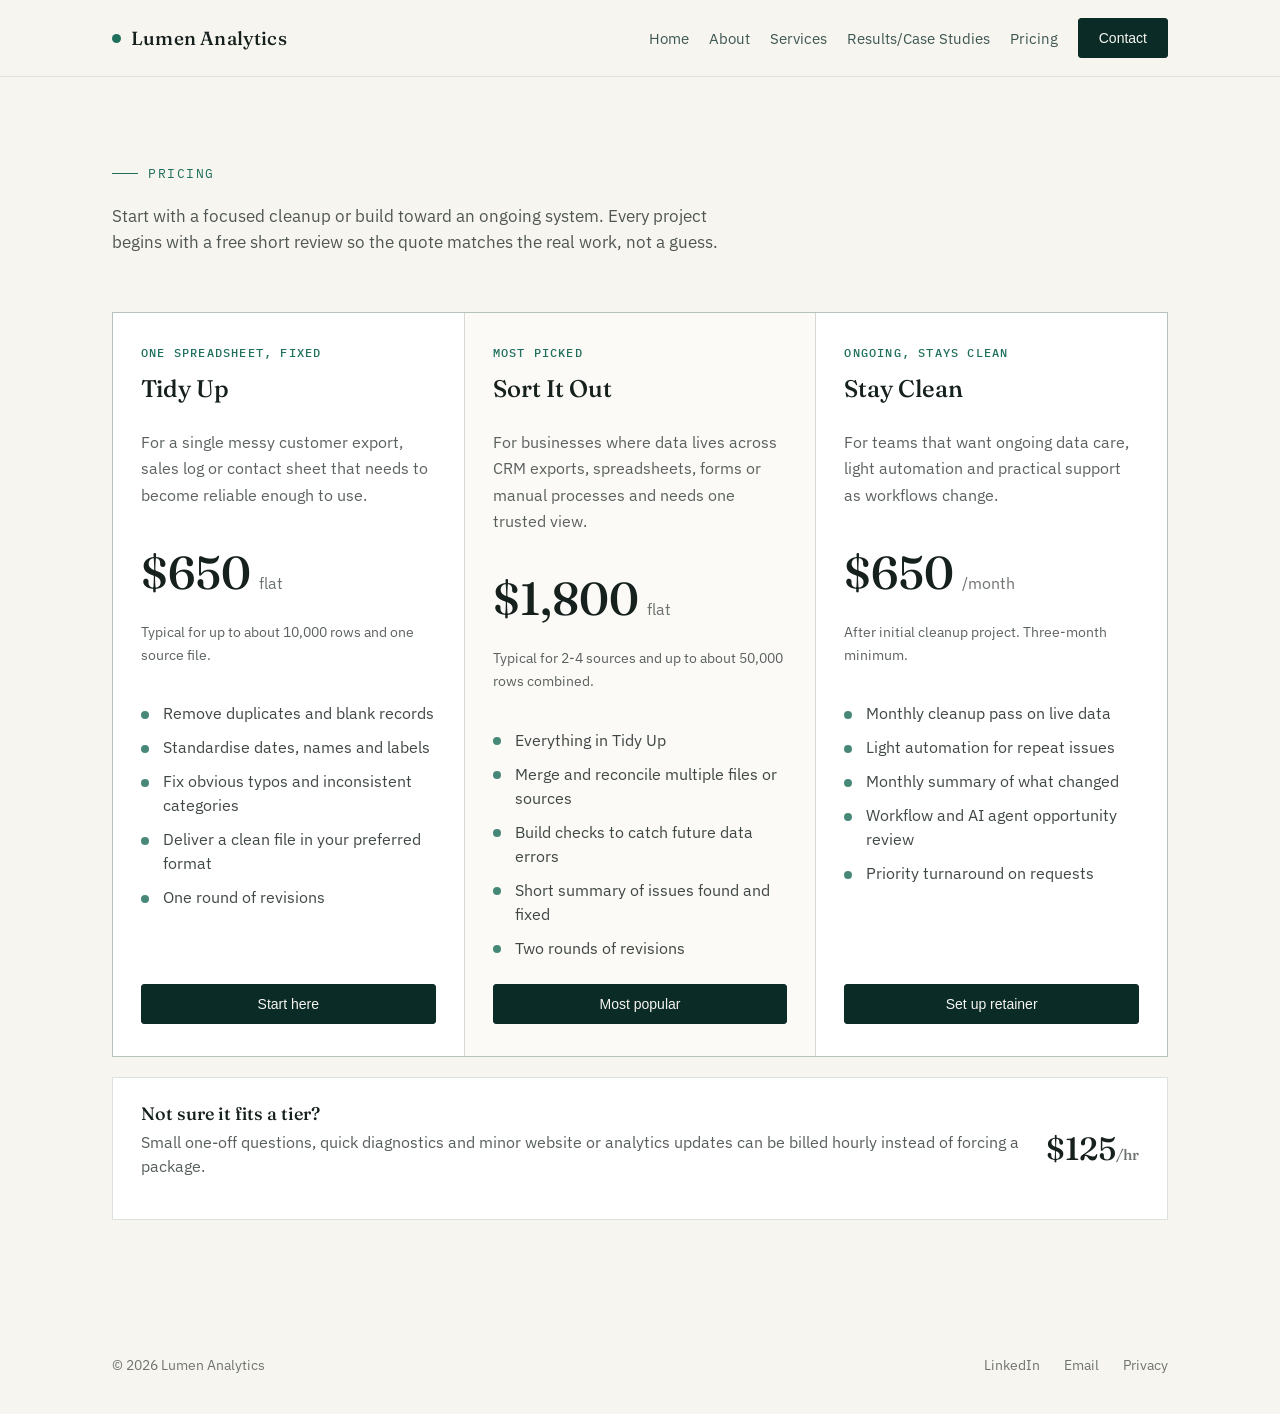
<file: pricing.html>
<!DOCTYPE html>
<html lang="en">
<head>
<meta charset="UTF-8">
<meta name="viewport" content="width=device-width, initial-scale=1.0">
<title>Lumen Analytics — Pricing</title>
<link rel="preconnect" href="https://fonts.googleapis.com">
<link href="https://fonts.googleapis.com/css2?family=Fraunces:opsz,wght@9..144,300;9..144,400;9..144,500;9..144,600&family=IBM+Plex+Sans:wght@400;500;600&family=IBM+Plex+Mono:wght@400;500&display=swap" rel="stylesheet">
<style>
  :root{
    --ink:#16201D;
    --bg:#F7F5F0;
    --bg-raised:#FFFFFF;
    --teal-deep:#0B2B26;
    --teal:#11423B;
    --teal-signal:#1F6F5C;
    --sage:#C9D6CE;
    --sage-line: rgba(11,43,38,0.14);
    --cream-line: rgba(22,32,29,0.10);
  }

  *{ box-sizing:border-box; }
  html{ scroll-behavior:smooth; }
  body{
    margin:0;
    background:var(--bg);
    color:var(--ink);
    font-family:'IBM Plex Sans', sans-serif;
    -webkit-font-smoothing:antialiased;
  }
  @media (prefers-reduced-motion: reduce){
    *{ animation-duration:0.01ms !important; animation-iteration-count:1 !important; transition-duration:0.01ms !important; scroll-behavior:auto !important; }
  }

  a{ color:inherit; }
  :focus-visible{ outline:2px solid var(--teal-signal); outline-offset:3px; }

  .wrap{ max-width:1120px; margin:0 auto; padding:0 32px; }
  @media (max-width:640px){ .wrap{ padding:0 20px; } }

  .mono{ font-family:'IBM Plex Mono', monospace; }

  /* ---------- header ---------- */
  header{
    position:sticky; top:0; z-index:50;
    background:rgba(247,245,240,0.92);
    backdrop-filter:blur(8px);
    border-bottom:1px solid var(--cream-line);
  }
  .header-inner{
    display:flex; align-items:center; justify-content:space-between;
    height:76px;
  }
  .logo{
    display:flex; align-items:center; gap:10px;
    font-family:'Fraunces', serif; font-weight:500; font-size:19px;
    letter-spacing:0.01em;
    text-decoration:none;
  }
  .logo-mark{
    width:9px; height:9px; border-radius:50%;
    background:var(--teal-signal);
    flex-shrink:0;
  }
  nav{ display:flex; align-items:center; gap:20px; }
  nav a{
    text-decoration:none; font-size:14.5px; color:var(--teal-deep);
    opacity:0.78;
  }
  nav a:hover{ opacity:1; }
  .nav-links{ display:flex; gap:20px; }
  @media (max-width:1080px){ .nav-links{ display:none; } }
  .btn{
    display:inline-flex; align-items:center; gap:8px;
    background:var(--teal-deep); color:#F7F5F0;
    padding:11px 20px; border-radius:3px;
    font-size:14px; font-weight:500;
    text-decoration:none; white-space:nowrap;
    border:1px solid var(--teal-deep);
    transition:background 0.15s ease, color 0.15s ease;
  }
  .btn:hover{ background:transparent; color:var(--teal-deep); }
  .btn-outline{
    background:transparent; color:var(--teal-deep); border:1px solid var(--sage-line);
  }
  .btn-outline:hover{ background:var(--teal-deep); color:#F7F5F0; }

  /* ---------- hero ---------- */
  .hero{ padding:96px 0 64px; position:relative; }
  .hero-eyebrow{
    font-family:'IBM Plex Mono', monospace;
    font-size:12.5px; letter-spacing:0.12em; text-transform:uppercase;
    color:var(--teal-signal); margin:0 0 22px;
    display:flex; align-items:center; gap:10px;
  }
  .hero-eyebrow::before{
    content:''; display:block; width:26px; height:1px; background:var(--teal-signal);
  }
  h1{
    font-family:'Fraunces', serif;
    font-weight:500;
    font-size:clamp(38px, 5.4vw, 66px);
    line-height:1.04;
    letter-spacing:-0.01em;
    margin:0 0 28px;
    max-width:780px;
  }
  h1 em{
    font-style:italic; font-weight:400; color:var(--teal-signal);
  }
  .hero-sub{
    font-size:18px; line-height:1.6;
    color:var(--ink); opacity:0.78;
    max-width:520px; margin:0 0 40px;
  }
  .hero-ctas{ display:flex; gap:14px; flex-wrap:wrap; margin-bottom:64px; }

  /* ---------- section shared ---------- */
  section{ padding:88px 0; }
  .section-head{ max-width:620px; margin-bottom:56px; }
  .eyebrow{
    font-family:'IBM Plex Mono', monospace; font-size:12px; letter-spacing:0.1em;
    text-transform:uppercase; color:var(--teal-signal); margin:0 0 14px;
  }
  h2{
    font-family:'Fraunces', serif; font-weight:500;
    font-size:clamp(28px, 3.2vw, 40px); line-height:1.12; margin:0 0 18px;
    letter-spacing:-0.005em;
  }
  .section-lede{ font-size:16.5px; line-height:1.65; opacity:0.74; margin:0; }
  .rule{ height:1px; background:var(--sage-line); border:none; margin:0; }

  /* ---------- problems ---------- */
  .problems{ background:var(--teal-deep); color:#F4F1E9; }
  .problems .eyebrow{ color:#7FBFA9; }
  .problems .section-lede{ color:#F4F1E9; opacity:0.68; }
  .problem-list{ display:grid; grid-template-columns:1fr 1fr 1fr; gap:0; border-top:1px solid rgba(247,245,240,0.16); }
  @media (max-width:880px){ .problem-list{ grid-template-columns:1fr; } }
  .problem{
    padding:34px 28px 34px 0;
    border-bottom:1px solid rgba(247,245,240,0.16);
  }
  .problem-list > .problem:not(:last-child){ border-right:1px solid rgba(247,245,240,0.16); }
  @media (max-width:880px){ .problem-list > .problem{ border-right:none !important; padding-right:0; } }
  .problem-num{
    font-family:'IBM Plex Mono', monospace; font-size:12px; color:#7FBFA9;
    margin:0 0 18px;
  }
  .problem h3{
    font-family:'Fraunces', serif; font-weight:500; font-size:21px; margin:0 0 12px;
  }
  .problem p{ font-size:15px; line-height:1.6; opacity:0.7; margin:0; }

  /* ---------- solutions ---------- */
  .solutions-grid{
    display:grid; grid-template-columns:repeat(3, 1fr); gap:1px;
    background:var(--sage-line);
    border:1px solid var(--sage-line);
  }
  @media (max-width:880px){ .solutions-grid{ grid-template-columns:1fr 1fr; } }
  @media (max-width:560px){ .solutions-grid{ grid-template-columns:1fr; } }
  .solution{
    background:var(--bg-raised);
    padding:32px 28px;
    transition:background 0.15s ease;
  }
  .solution:hover{ background:#FBFAF7; }
  .solution-icon{
    width:34px; height:34px; margin-bottom:20px;
    color:var(--teal-signal);
  }
  .solution h3{
    font-family:'Fraunces', serif; font-weight:500; font-size:18px; margin:0 0 10px;
  }
  .solution p{ font-size:14.5px; line-height:1.6; opacity:0.7; margin:0; }

  /* ---------- sales tool ---------- */
  .tool-preview{
    background:var(--bg-raised);
    border-top:1px solid var(--cream-line);
    border-bottom:1px solid var(--cream-line);
  }
  .tool-preview-grid{
    display:grid; grid-template-columns:0.92fr 1.08fr; gap:56px; align-items:center;
  }
  @media (max-width:880px){ .tool-preview-grid{ grid-template-columns:1fr; gap:34px; } }
  .tool-preview-card{
    border:1px solid var(--sage-line);
    background:var(--bg);
    padding:28px;
  }
  .tool-metrics{
    display:grid; grid-template-columns:1fr 1fr; gap:1px;
    background:var(--sage-line);
    border:1px solid var(--sage-line);
    margin-bottom:22px;
  }
  .tool-metric{
    background:var(--bg-raised);
    padding:18px;
  }
  .tool-metric span{
    display:block;
    font-family:'IBM Plex Mono', monospace;
    font-size:11px;
    letter-spacing:0.08em;
    text-transform:uppercase;
    color:var(--ink);
    opacity:0.55;
    margin-bottom:12px;
  }
  .tool-metric strong{
    display:block;
    font-family:'Fraunces', serif;
    font-weight:500;
    font-size:24px;
    color:var(--teal-deep);
  }
  .tool-chart{
    border-top:1px solid var(--sage-line);
    padding-top:18px;
  }
  .tool-bars{
    display:grid;
    gap:9px;
  }
  .tool-bar{
    display:grid;
    grid-template-columns:74px 1fr 52px;
    align-items:center;
    gap:10px;
    font-size:12px;
    color:rgba(22,32,29,0.65);
  }
  .tool-bar span:nth-child(2){
    height:8px;
    background:rgba(31,111,92,0.16);
    position:relative;
  }
  .tool-bar span:nth-child(2)::before{
    content:'';
    position:absolute;
    inset:0 auto 0 0;
    width:var(--bar);
    background:var(--teal-signal);
  }

  /* ---------- AI agents ---------- */
  .agents{
    background:var(--teal-deep);
    color:#F4F1E9;
  }
  .agents .eyebrow{ color:#7FBFA9; }
  .agents .section-lede{ color:#F4F1E9; opacity:0.72; }
  .agent-grid{
    display:grid;
    grid-template-columns:0.9fr 1.1fr;
    gap:56px;
    align-items:start;
  }
  @media (max-width:880px){ .agent-grid{ grid-template-columns:1fr; gap:34px; } }
  .agent-list{
    display:grid;
    gap:1px;
    background:rgba(247,245,240,0.16);
    border:1px solid rgba(247,245,240,0.16);
  }
  .agent-item{
    background:rgba(247,245,240,0.045);
    padding:24px;
  }
  .agent-item h3{
    font-family:'Fraunces', serif;
    font-weight:500;
    font-size:20px;
    margin:0 0 10px;
  }
  .agent-item p{
    margin:0;
    color:#F4F1E9;
    opacity:0.68;
    font-size:14.5px;
    line-height:1.62;
  }
  .agent-flow{
    border:1px solid rgba(247,245,240,0.18);
    padding:28px;
    background:rgba(247,245,240,0.06);
  }
  .agent-flow-step{
    display:grid;
    grid-template-columns:42px 1fr;
    gap:16px;
    padding:18px 0;
    border-top:1px solid rgba(247,245,240,0.16);
  }
  .agent-flow-step:first-child{ border-top:none; padding-top:0; }
  .agent-flow-step:last-child{ padding-bottom:0; }
  .agent-flow-step span{
    font-family:'IBM Plex Mono', monospace;
    color:#7FBFA9;
    font-size:12px;
  }
  .agent-flow-step strong{
    display:block;
    margin-bottom:6px;
    color:#F4F1E9;
    font-size:15px;
  }
  .agent-flow-step p{
    margin:0;
    color:#F4F1E9;
    opacity:0.66;
    font-size:14px;
    line-height:1.58;
  }
  .agent-demo{
    margin-top:42px;
    border:1px solid rgba(247,245,240,0.18);
    background:rgba(247,245,240,0.06);
    padding:28px;
  }
  .agent-demo-grid{
    display:grid;
    grid-template-columns:0.95fr 1.05fr;
    gap:28px;
    align-items:start;
  }
  @media (max-width:880px){ .agent-demo-grid{ grid-template-columns:1fr; } }
  .agent-demo h3{
    font-family:'Fraunces', serif;
    font-weight:500;
    font-size:26px;
    margin:0 0 10px;
    color:#F4F1E9;
  }
  .agent-demo p{
    color:#F4F1E9;
    opacity:0.68;
    line-height:1.62;
  }
  .agent-demo label{
    color:#F4F1E9;
    opacity:0.82;
  }
  .agent-demo textarea{
    background:rgba(247,245,240,0.94);
    color:var(--ink);
    min-height:160px;
  }
  .sample-agent-buttons{
    display:flex;
    flex-wrap:wrap;
    gap:10px;
    margin:16px 0 20px;
  }
  .sample-agent-buttons button{
    border:1px solid rgba(247,245,240,0.24);
    background:transparent;
    color:#F4F1E9;
    border-radius:3px;
    padding:9px 12px;
    cursor:pointer;
    font-family:'IBM Plex Sans', sans-serif;
    font-size:13px;
  }
  .sample-agent-buttons button:hover{
    background:#F4F1E9;
    color:var(--teal-deep);
  }
  .agent-demo-actions{
    display:flex;
    gap:12px;
    flex-wrap:wrap;
    margin-top:14px;
  }
  .agent-demo-output{
    display:grid;
    gap:1px;
    background:rgba(247,245,240,0.16);
    border:1px solid rgba(247,245,240,0.16);
  }
  .agent-output-card{
    background:rgba(247,245,240,0.92);
    color:var(--ink);
    padding:18px;
  }
  .agent-output-card span{
    display:block;
    font-family:'IBM Plex Mono', monospace;
    font-size:11px;
    letter-spacing:0.08em;
    text-transform:uppercase;
    color:var(--teal-signal);
    margin-bottom:8px;
  }
  .agent-output-card strong{
    display:block;
    font-size:16px;
    margin-bottom:8px;
  }
  .agent-output-card p,
  .agent-output-card li{
    color:var(--ink);
    opacity:0.74;
    font-size:14px;
    line-height:1.55;
  }
  .agent-output-card p{ margin:0; }
  .agent-output-card ol{
    margin:0;
    padding-left:19px;
  }

  /* ---------- approach ---------- */
  .approach{ background:var(--bg-raised); border-top:1px solid var(--cream-line); border-bottom:1px solid var(--cream-line); }
  .approach-grid{ display:grid; grid-template-columns:0.9fr 1.1fr; gap:64px; align-items:start; }
  @media (max-width:880px){ .approach-grid{ grid-template-columns:1fr; gap:40px; } }
  .approach-steps{ display:flex; flex-direction:column; }
  .step{
    display:grid; grid-template-columns:64px 1fr; gap:18px;
    padding:26px 0;
    border-top:1px solid var(--cream-line);
  }
  .step:first-child{ border-top:none; }
  .step-mark{ font-family:'IBM Plex Mono', monospace; font-size:13px; color:var(--teal-signal); padding-top:2px; }
  .step h4{ font-size:16.5px; font-weight:600; margin:0 0 8px; font-family:'IBM Plex Sans', sans-serif; }
  .step p{ font-size:14.5px; line-height:1.6; opacity:0.72; margin:0; }

  /* ---------- about / proof strip ---------- */
  .about{ }
  .about-grid{ display:grid; grid-template-columns:1.1fr 0.9fr; gap:64px; align-items:start; }
  @media (max-width:880px){ .about-grid{ grid-template-columns:1fr; gap:36px; } }
  .about-card{
    border:1px solid var(--sage-line);
    background:var(--bg-raised);
    padding:30px;
  }
  .about-card .mono{ font-size:11.5px; letter-spacing:0.08em; text-transform:uppercase; opacity:0.55; display:block; margin-bottom:18px; }
  .stat-row{ display:flex; justify-content:space-between; padding:14px 0; border-top:1px solid var(--cream-line); }
  .stat-row:first-of-type{ border-top:none; }
  .stat-row .label{ font-size:14px; opacity:0.7; }
  .stat-row .value{ font-family:'Fraunces', serif; font-size:17px; }
  .about p{ font-size:16px; line-height:1.7; opacity:0.78; }
  .about p + p{ margin-top:16px; }

  /* ---------- CTA band ---------- */
  .cta-band{
    background:var(--teal-deep); color:#F4F1E9;
    padding:80px 0;
  }
  .cta-band-inner{
    display:flex; justify-content:space-between; align-items:flex-end; gap:32px; flex-wrap:wrap;
  }
  .cta-band h2{ color:#F4F1E9; max-width:480px; }
  .cta-band .section-lede{ color:#F4F1E9; opacity:0.68; max-width:420px; }
  .cta-band .btn{ background:#F4F1E9; color:var(--teal-deep); border-color:#F4F1E9; }
  .cta-band .btn:hover{ background:transparent; color:#F4F1E9; }

  /* ---------- footer ---------- */
  footer{ padding:48px 0 40px; }
  .footer-inner{
    display:flex; justify-content:space-between; align-items:center; flex-wrap:wrap; gap:16px;
    font-size:13.5px; opacity:0.6;
  }
  .footer-inner a{ text-decoration:none; }
  .footer-links{ display:flex; gap:24px; }

  /* ---------- contact modal ---------- */
  .modal-overlay{
    position:fixed; inset:0; z-index:200;
    background:rgba(11,43,38,0.55);
    backdrop-filter:blur(3px);
    display:flex; align-items:center; justify-content:center;
    padding:24px;
    opacity:0; visibility:hidden;
    transition:opacity 0.2s ease, visibility 0.2s ease;
  }
  .modal-overlay.is-open{ opacity:1; visibility:visible; }
  .modal{
    background:var(--bg-raised);
    width:100%; max-width:560px;
    max-height:90vh; overflow-y:auto;
    border-radius:4px;
    padding:40px;
    position:relative;
    transform:translateY(12px) scale(0.98);
    transition:transform 0.2s ease;
  }
  .modal-overlay.is-open .modal{ transform:translateY(0) scale(1); }
  @media (max-width:560px){ .modal{ padding:28px 22px; } }

  .modal-close{
    position:absolute; top:18px; right:18px;
    width:32px; height:32px; border-radius:50%;
    border:1px solid var(--sage-line); background:transparent;
    color:var(--teal-deep); cursor:pointer;
    display:flex; align-items:center; justify-content:center;
    font-size:18px; line-height:1; padding:0;
    transition:background 0.15s ease, color 0.15s ease;
  }
  .modal-close:hover{ background:var(--teal-deep); color:#F7F5F0; }

  .modal .eyebrow{ margin-bottom:10px; }
  .modal h3{
    font-family:'Fraunces', serif; font-weight:500; font-size:26px;
    margin:0 0 10px; padding-right:30px;
  }
  .modal-intro{ font-size:14.5px; line-height:1.6; opacity:0.7; margin:0 0 28px; }

  .form-row{ margin-bottom:18px; }
  .form-row-pair{ display:grid; grid-template-columns:1fr 1fr; gap:14px; }
  @media (max-width:460px){ .form-row-pair{ grid-template-columns:1fr; } }
  label{
    display:block; font-size:13px; font-weight:500; color:var(--teal-deep);
    margin-bottom:7px;
  }
  label .optional{ opacity:0.5; font-weight:400; }
  input[type="text"], input[type="email"], input[type="tel"], textarea{
    width:100%; font-family:'IBM Plex Sans', sans-serif; font-size:14.5px;
    padding:11px 13px; border:1px solid var(--sage-line); border-radius:3px;
    background:var(--bg); color:var(--ink);
    transition:border-color 0.15s ease;
  }
  input:focus, textarea:focus{
    outline:none; border-color:var(--teal-signal);
  }
  textarea{ resize:vertical; min-height:90px; font-family:'IBM Plex Sans', sans-serif; }

  .form-submit{
    width:100%; justify-content:center; cursor:pointer;
    margin-top:6px; font-size:14.5px; padding:13px 20px;
  }

  .modal-divider{
    display:flex; align-items:center; gap:14px;
    margin:26px 0 22px; font-family:'IBM Plex Mono', monospace;
    font-size:11px; letter-spacing:0.08em; text-transform:uppercase;
    color:var(--ink); opacity:0.45;
  }
  .modal-divider::before, .modal-divider::after{
    content:''; flex:1; height:1px; background:var(--sage-line);
  }
  .modal-direct{
    display:flex; flex-direction:column; gap:10px;
    font-size:14.5px;
  }
  .modal-direct a{
    text-decoration:none; color:var(--teal-deep); font-weight:500;
    display:flex; align-items:center; gap:9px;
  }
  .modal-direct a:hover{ color:var(--teal-signal); }
  .modal-direct svg{ width:16px; height:16px; flex-shrink:0; opacity:0.7; }

  .form-status{
    font-size:14px; margin-top:16px; display:none;
    padding:12px 14px; border-radius:3px;
  }
  .form-status.is-success{ display:block; background:#EAF3EE; color:var(--teal-deep); }
  .form-status.is-error{ display:block; background:#FBEAEA; color:#8A2E2E; }

  .pricing-hero{
    padding:88px 0;
    background:var(--bg);
  }
  .pricing-hero .wrap{ max-width:1120px; }
  .pricing-hero h1{ max-width:780px; }
  .pricing-intro{
    max-width:620px;
    margin:0;
    color:var(--ink);
    opacity:.74;
    font-size:16.5px;
    line-height:1.6;
  }
  .pricing-grid{
    display:grid;
    grid-template-columns:repeat(3,1fr);
    gap:1px;
    margin-top:56px;
    background:var(--sage-line);
    border:1px solid var(--sage-line);
  }
  .pricing-card{
    background:var(--bg-raised);
    border:none;
    border-radius:0;
    padding:32px 28px;
    display:flex;
    flex-direction:column;
    min-height:100%;
  }
  .pricing-card.is-featured{
    box-shadow:none;
    background:#FBFAF7;
  }
  .pricing-label{
    color:var(--teal-signal);
    font-family:'IBM Plex Mono',monospace;
    font-size:12px;
    font-weight:500;
    letter-spacing:.1em;
    text-transform:uppercase;
  }
  .pricing-card h3{
    margin:14px 0 10px;
    font-family:'Fraunces',serif;
    font-weight:500;
    font-size:24px;
    letter-spacing:0;
  }
  .pricing-card p{
    color:var(--ink);
    opacity:.7;
    line-height:1.65;
  }
  .price-row{
    display:flex;
    align-items:flex-end;
    gap:8px;
    margin:20px 0 6px;
    color:var(--ink);
  }
  .price{
    font-family:'Fraunces',serif;
    font-size:46px;
    font-weight:500;
  }
  .price-unit{
    padding-bottom:8px;
    color:var(--ink);
    opacity:.62;
  }
  .price-note{ font-size:14px; }
  .pricing-features{
    list-style:none;
    margin:20px 0 24px;
    padding:0;
    display:grid;
    gap:10px;
    color:var(--ink);
    opacity:.82;
    line-height:1.5;
  }
  .pricing-features li{
    position:relative;
    padding-left:22px;
  }
  .pricing-features li:before{
    content:"";
    position:absolute;
    left:0;
    top:.62em;
    width:8px;
    height:8px;
    border-radius:50%;
    background:var(--teal-signal);
  }
  .pricing-card .btn{
    margin-top:auto;
    width:100%;
    justify-content:center;
  }
  .pricing-note-band{
    margin-top:20px;
    background:var(--bg-raised);
    border:1px solid var(--sage-line);
    border-radius:0;
    padding:24px 28px;
    display:flex;
    justify-content:space-between;
    gap:20px;
    align-items:center;
  }
  .pricing-note-band strong{
    font-family:'Fraunces',serif;
    font-weight:500;
    font-size:18px;
  }
  .pricing-note-band p{
    margin-top:5px;
    color:var(--ink);
    opacity:.72;
    line-height:1.55;
  }
  .hourly-rate{
    font-family:'Fraunces',serif;
    font-size:32px;
    font-weight:500;
    white-space:nowrap;
  }
  .hourly-rate span{
    font-size:15px;
    color:var(--ink);
    opacity:.62;
    font-weight:500;
  }
  @media (max-width:900px){
    .pricing-grid{ grid-template-columns:1fr; }
    .pricing-note-band{ align-items:flex-start; flex-direction:column; }
  }
  @media (max-width:560px){
    .pricing-hero{ padding-top:48px; }
    .pricing-intro{ font-size:18px; }
    .price{ font-size:40px; }
  }

  ::selection{ background:var(--teal-signal); color:#fff; }
</style>
</head>
<body>

<header>
  <div class="wrap header-inner">
    <a href="index.html" class="logo">
      <span class="logo-mark"></span>
      Lumen Analytics
    </a>
    <nav>
      <div class="nav-links">
        <a href="index.html">Home</a>
        <a href="about.html">About</a>
        <a href="services.html">Services</a>
        <a href="results-case-studies.html">Results/Case Studies</a>
        <a href="pricing.html">Pricing</a>
      </div>
      <button type="button" class="btn" data-open-contact>Contact</button>
    </nav>
  </div>
</header>

<main>

<!-- PRICING -->
  <section class="pricing-hero" id="pricing">
    <div class="wrap">
      <p class="hero-eyebrow">Pricing</p>
      <p class="pricing-intro">Start with a focused cleanup or build toward an ongoing system. Every project begins with a free short review so the quote matches the real work, not a guess.</p>

      <div class="pricing-grid">
        <article class="pricing-card">
          <div class="pricing-label">One spreadsheet, fixed</div>
          <h3>Tidy Up</h3>
          <p>For a single messy customer export, sales log or contact sheet that needs to become reliable enough to use.</p>
          <div class="price-row">
            <span class="price">$650</span>
            <span class="price-unit">flat</span>
          </div>
          <p class="price-note">Typical for up to about 10,000 rows and one source file.</p>
          <ul class="pricing-features">
            <li>Remove duplicates and blank records</li>
            <li>Standardise dates, names and labels</li>
            <li>Fix obvious typos and inconsistent categories</li>
            <li>Deliver a clean file in your preferred format</li>
            <li>One round of revisions</li>
          </ul>
          <button type="button" class="btn" data-open-contact>Start here</button>
        </article>

        <article class="pricing-card is-featured">
          <div class="pricing-label">Most picked</div>
          <h3>Sort It Out</h3>
          <p>For businesses where data lives across CRM exports, spreadsheets, forms or manual processes and needs one trusted view.</p>
          <div class="price-row">
            <span class="price">$1,800</span>
            <span class="price-unit">flat</span>
          </div>
          <p class="price-note">Typical for 2-4 sources and up to about 50,000 rows combined.</p>
          <ul class="pricing-features">
            <li>Everything in Tidy Up</li>
            <li>Merge and reconcile multiple files or sources</li>
            <li>Build checks to catch future data errors</li>
            <li>Short summary of issues found and fixed</li>
            <li>Two rounds of revisions</li>
          </ul>
          <button type="button" class="btn" data-open-contact>Most popular</button>
        </article>

        <article class="pricing-card">
          <div class="pricing-label">Ongoing, stays clean</div>
          <h3>Stay Clean</h3>
          <p>For teams that want ongoing data care, light automation and practical support as workflows change.</p>
          <div class="price-row">
            <span class="price">$650</span>
            <span class="price-unit">/month</span>
          </div>
          <p class="price-note">After initial cleanup project. Three-month minimum.</p>
          <ul class="pricing-features">
            <li>Monthly cleanup pass on live data</li>
            <li>Light automation for repeat issues</li>
            <li>Monthly summary of what changed</li>
            <li>Workflow and AI agent opportunity review</li>
            <li>Priority turnaround on requests</li>
          </ul>
          <button type="button" class="btn" data-open-contact>Set up retainer</button>
        </article>
      </div>

      <div class="pricing-note-band">
        <div>
          <strong>Not sure it fits a tier?</strong>
          <p>Small one-off questions, quick diagnostics and minor website or analytics updates can be billed hourly instead of forcing a package.</p>
        </div>
        <div class="hourly-rate">$125<span>/hr</span></div>
      </div>
    </div>
  </section>

</main>

<footer>
  <div class="wrap footer-inner">
    <span>© 2026 Lumen Analytics</span>
    <div class="footer-links">
      <a href="#">LinkedIn</a>
      <a href="mailto:finopt_au@gmail.com">Email</a>
      <a href="#">Privacy</a>
    </div>
  </div>
</footer>

<!-- CONTACT MODAL -->
<div class="modal-overlay" id="contactModal" aria-hidden="true">
  <div class="modal" role="dialog" aria-modal="true" aria-labelledby="contactModalTitle">
    <button type="button" class="modal-close" data-close-contact aria-label="Close">&times;</button>

    <p class="eyebrow">Get started</p>
    <h3 id="contactModalTitle">Book a free consultation</h3>
    <p class="modal-intro">Tell me a little about your business and what you're hoping to get out of your data. I'll get back to you within one business day.</p>

    <form id="contactForm" action="https://formspree.io/f/meebkzjp" method="POST">
      <div class="form-row form-row-pair">
        <div>
          <label for="cf-name">Name</label>
          <input type="text" id="cf-name" name="name" required>
        </div>
        <div>
          <label for="cf-company">Company <span class="optional">(optional)</span></label>
          <input type="text" id="cf-company" name="company">
        </div>
      </div>

      <div class="form-row form-row-pair">
        <div>
          <label for="cf-email">Email</label>
          <input type="email" id="cf-email" name="email" required>
        </div>
        <div>
          <label for="cf-phone">Phone <span class="optional">(optional)</span></label>
          <input type="tel" id="cf-phone" name="phone">
        </div>
      </div>

      <div class="form-row">
        <label for="cf-message">What would you like to discuss?</label>
        <textarea id="cf-message" name="message" required placeholder="A few lines on your business and what you're hoping to find in your data."></textarea>
      </div>

      <input type="hidden" name="_subject" value="New consultation request — Lumen Analytics website">

      <button type="submit" class="btn form-submit">Send request</button>

      <div class="form-status" id="formStatus"></div>
    </form>

    <div class="modal-divider">or contact directly</div>
    <div class="modal-direct">
      <a href="mailto:finopt_au@gmail.com">
        <svg viewBox="0 0 24 24" fill="none" stroke="currentColor" stroke-width="1.6"><path d="M3 5h18v14H3z"/><path d="M3 5l9 8 9-8"/></svg>
        finopt_au@gmail.com
      </a>
      <a href="tel:+61426005000">
        <svg viewBox="0 0 24 24" fill="none" stroke="currentColor" stroke-width="1.6"><path d="M5 4h4l2 5-2.5 2.5a11 11 0 0 0 5 5L16 14l5 2v4a2 2 0 0 1-2 2C10.5 22 2 13.5 2 6a2 2 0 0 1 2-2z"/></svg>
        0426 005 000
      </a>
    </div>
  </div>
</div>

<script>
  (function(){
    var overlay = document.getElementById('contactModal');
    var openTriggers = document.querySelectorAll('[data-open-contact]');
    var closeTriggers = document.querySelectorAll('[data-close-contact]');
    var form = document.getElementById('contactForm');
    var status = document.getElementById('formStatus');
    var lastFocused = null;
    var agentInput = document.getElementById('agentInput');
    var analyseAgentInput = document.getElementById('analyseAgentInput');
    var sampleAgentButtons = document.querySelectorAll('[data-agent-sample]');
    var agentSamples = {
      order: "A customer order has been delayed for 8 days. Sales says the customer approved the quote. Operations says they are waiting on stock confirmation. Finance says payment terms are not confirmed. Customer is asking for an update today.",
      invoice: "Customer says the invoice amount looks wrong. Sales team says a discount was approved, but finance cannot find the approval email. Need to check CRM, invoice history, and who approved the discount.",
      handoff: "The onboarding task has moved between account management, implementation and support three times. Nobody is sure who owns the next step. Customer has sent two follow-up emails and the team is waiting for the latest requirements document."
    };

    function openModal(){
      lastFocused = document.activeElement;
      overlay.classList.add('is-open');
      overlay.setAttribute('aria-hidden', 'false');
      document.body.style.overflow = 'hidden';
      var firstField = document.getElementById('cf-name');
      if (firstField) firstField.focus();
    }
    function closeModal(){
      overlay.classList.remove('is-open');
      overlay.setAttribute('aria-hidden', 'true');
      document.body.style.overflow = '';
      if (lastFocused) lastFocused.focus();
    }

    openTriggers.forEach(function(btn){
      btn.addEventListener('click', openModal);
    });
    closeTriggers.forEach(function(btn){
      btn.addEventListener('click', closeModal);
    });
    overlay.addEventListener('click', function(e){
      if (e.target === overlay) closeModal();
    });
    document.addEventListener('keydown', function(e){
      if (e.key === 'Escape' && overlay.classList.contains('is-open')) closeModal();
    });

    if (form){
      form.addEventListener('submit', function(e){
        e.preventDefault();
        status.className = 'form-status';
        status.textContent = '';

        var formData = new FormData(form);
        var submitBtn = form.querySelector('.form-submit');
        submitBtn.disabled = true;
        submitBtn.textContent = 'Sending…';

        fetch(form.action, {
          method: 'POST',
          body: formData,
          headers: { 'Accept': 'application/json' }
        }).then(function(response){
          if (response.ok){
            form.reset();
            status.className = 'form-status is-success';
            status.textContent = "Thanks — your request has been sent. I'll be in touch within one business day.";
          } else {
            status.className = 'form-status is-error';
            status.textContent = "Something went wrong sending that. Please email finopt_au@gmail.com directly, or call 0426 005 000.";
          }
        }).catch(function(){
          status.className = 'form-status is-error';
          status.textContent = "Something went wrong sending that. Please email finopt_au@gmail.com directly, or call 0426 005 000.";
        }).finally(function(){
          submitBtn.disabled = false;
          submitBtn.textContent = 'Send request';
        });
      });
    }

    function analyseWorkflow(text){
      var lower = (text || '').toLowerCase();
      if (lower.indexOf('order') !== -1 || lower.indexOf('stock') !== -1 || lower.indexOf('supplier') !== -1 || lower.indexOf('delayed') !== -1){
        return {
          type: 'Order fulfilment delay',
          priority: lower.indexOf('urgent') !== -1 || lower.indexOf('today') !== -1 || lower.indexOf('8 days') !== -1 ? 'Priority: High' : 'Priority: Medium',
          bottleneck: 'The order is likely stuck between operations and finance because stock confirmation and payment terms are both unresolved.',
          steps: [
            'Confirm whether quote approval is recorded.',
            'Check stock availability or supplier ETA.',
            'Confirm payment terms with finance.',
            'Send customer a same-day update with the current blocker.',
            'Escalate to operations lead if stock and payment are both unresolved.'
          ],
          opportunity: 'Monitor delayed orders, identify the missing step, summarise the blocker and draft a customer update before the delay becomes urgent.',
          saving: '30-45 minutes per delayed order investigation'
        };
      }
      if (lower.indexOf('invoice') !== -1 || lower.indexOf('discount') !== -1 || lower.indexOf('payment') !== -1 || lower.indexOf('finance') !== -1){
        return {
          type: 'Billing exception',
          priority: lower.indexOf('customer') !== -1 ? 'Priority: Medium-high' : 'Priority: Medium',
          bottleneck: 'The workflow appears stuck because commercial approval, invoice history and finance records are not connected in one place.',
          steps: [
            'Check the original quote and discount approval record.',
            'Compare invoice amount against the approved quote or contract.',
            'Search CRM notes and approval emails for the authorised discount.',
            'Update the invoice record or escalate the missing approval to finance lead.'
          ],
          opportunity: 'Connect CRM, invoice and approval records so the agent can find missing evidence and draft the finance follow-up automatically.',
          saving: '20-35 minutes per billing exception'
        };
      }
      if (lower.indexOf('onboarding') !== -1 || lower.indexOf('handoff') !== -1 || lower.indexOf('owner') !== -1 || lower.indexOf('requirements') !== -1){
        return {
          type: 'Internal handoff delay',
          priority: 'Priority: Medium',
          bottleneck: 'Ownership is unclear, so the task is moving between teams without a single next action or accountable owner.',
          steps: [
            'Identify the last confirmed owner and the current blocker.',
            'List the missing documents or decisions needed to move forward.',
            'Assign one accountable owner for the next step.',
            'Send the customer a concise status update with the next checkpoint.'
          ],
          opportunity: 'Monitor tasks that change owner repeatedly, summarise the current blocker and prompt the right team before the customer has to chase.',
          saving: '25-40 minutes per stalled handoff'
        };
      }
      return {
        type: 'General workflow triage',
        priority: 'Priority: Medium',
        bottleneck: 'The workflow likely needs clearer ownership, better source data and a defined next action before it can move forward.',
        steps: [
          'Identify the current owner and the expected outcome.',
          'List the missing information or approval needed.',
          'Confirm which system contains the source of truth.',
          'Set the next action and follow-up checkpoint.'
        ],
        opportunity: 'Create an agent that summarises the issue, identifies the likely blocker and drafts the next action for review.',
        saving: '15-30 minutes per workflow investigation'
      };
    }

    function renderAgentResult(result){
      var type = document.getElementById('agentType');
      var priority = document.getElementById('agentPriority');
      var bottleneck = document.getElementById('agentBottleneck');
      var steps = document.getElementById('agentSteps');
      var opportunity = document.getElementById('agentOpportunity');
      var saving = document.getElementById('agentSaving');
      if (!type || !priority || !bottleneck || !steps || !opportunity || !saving) return;

      type.textContent = result.type;
      priority.textContent = result.priority;
      bottleneck.textContent = result.bottleneck;
      opportunity.textContent = result.opportunity;
      saving.textContent = result.saving;
      steps.innerHTML = '';
      result.steps.forEach(function(step){
        var item = document.createElement('li');
        item.textContent = step;
        steps.appendChild(item);
      });
    }

    function runAgentDemo(){
      if (!agentInput) return;
      renderAgentResult(analyseWorkflow(agentInput.value));
    }

    if (analyseAgentInput){
      analyseAgentInput.addEventListener('click', runAgentDemo);
    }
    sampleAgentButtons.forEach(function(button){
      button.addEventListener('click', function(){
        if (!agentInput) return;
        agentInput.value = agentSamples[button.getAttribute('data-agent-sample')] || agentSamples.order;
        runAgentDemo();
      });
    });
    runAgentDemo();
  })();
</script>

</body>
</html>
</file>
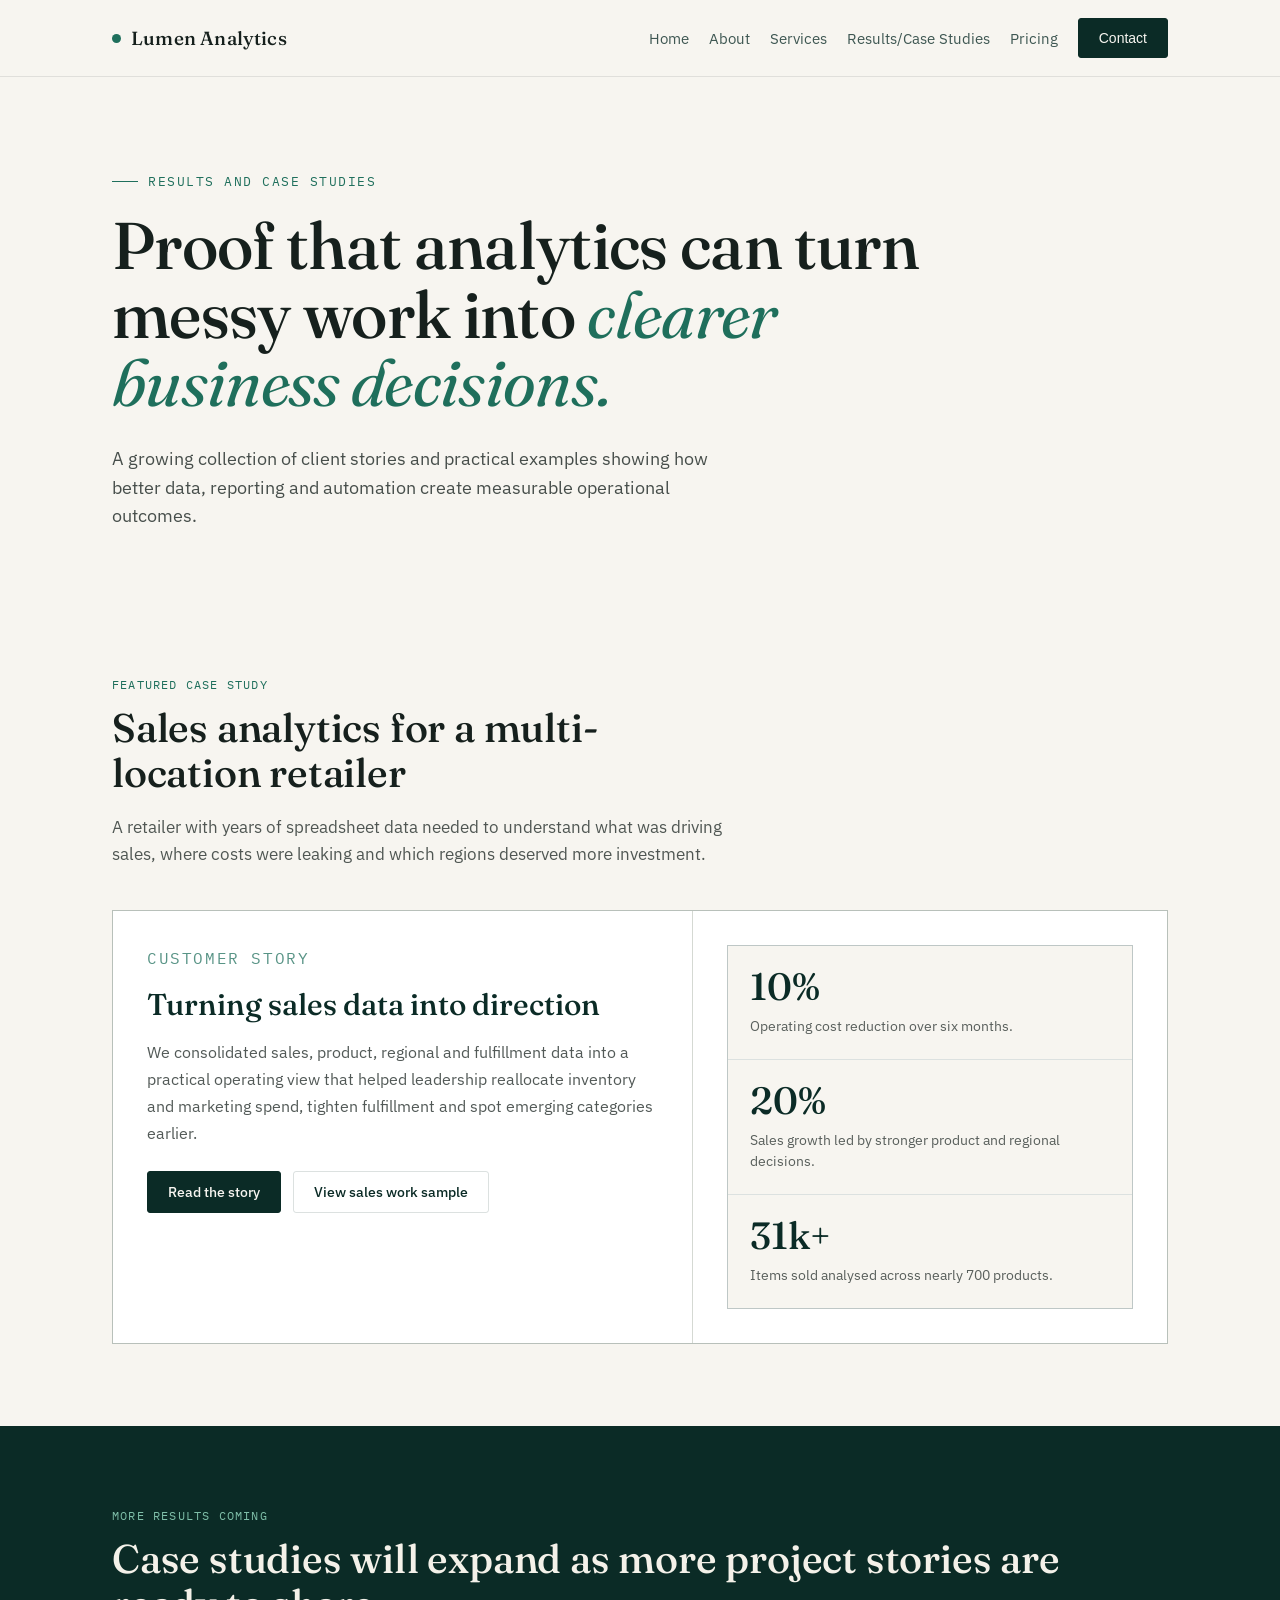
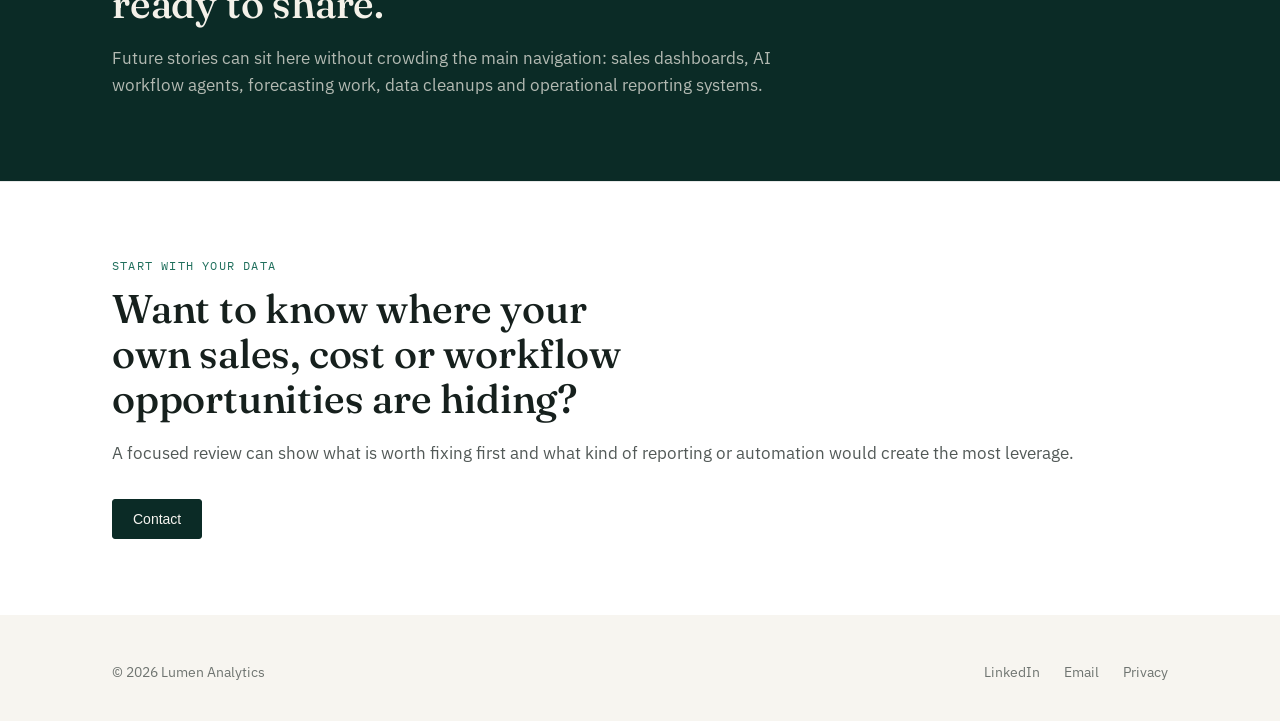
<file: results-case-studies.html>
<!DOCTYPE html>
<html lang="en">
<head>
<meta charset="UTF-8">
<meta name="viewport" content="width=device-width, initial-scale=1.0">
<title>Results &amp; Case Studies — Lumen Analytics</title>
<link rel="preconnect" href="https://fonts.googleapis.com">
<link href="https://fonts.googleapis.com/css2?family=Fraunces:opsz,wght@9..144,300;9..144,400;9..144,500;9..144,600&family=IBM+Plex+Sans:wght@400;500;600&family=IBM+Plex+Mono:wght@400;500&display=swap" rel="stylesheet">
<style>
  :root{
    --ink:#16201D;
    --bg:#F7F5F0;
    --bg-raised:#FFFFFF;
    --teal-deep:#0B2B26;
    --teal-signal:#1F6F5C;
    --sage-line: rgba(11,43,38,0.14);
    --cream-line: rgba(22,32,29,0.10);
  }
  *{ box-sizing:border-box; }
  html{ scroll-behavior:smooth; }
  body{
    margin:0;
    background:var(--bg);
    color:var(--ink);
    font-family:'IBM Plex Sans', sans-serif;
    -webkit-font-smoothing:antialiased;
  }
  @media (prefers-reduced-motion: reduce){
    *{ animation-duration:0.01ms !important; animation-iteration-count:1 !important; transition-duration:0.01ms !important; scroll-behavior:auto !important; }
  }
  a{ color:inherit; }
  :focus-visible{ outline:2px solid var(--teal-signal); outline-offset:3px; }
  .wrap{ max-width:1120px; margin:0 auto; padding:0 32px; }
  @media (max-width:640px){ .wrap{ padding:0 20px; } }
  header{
    position:sticky; top:0; z-index:50;
    background:rgba(247,245,240,0.92);
    backdrop-filter:blur(8px);
    border-bottom:1px solid var(--cream-line);
  }
  .header-inner{
    display:flex; align-items:center; justify-content:space-between;
    height:76px;
  }
  .logo{
    display:flex; align-items:center; gap:10px;
    font-family:'Fraunces', serif; font-weight:500; font-size:19px;
    letter-spacing:0.01em;
    text-decoration:none;
  }
  .logo-mark{
    width:9px; height:9px; border-radius:50%;
    background:var(--teal-signal);
    flex-shrink:0;
  }
  nav{ display:flex; align-items:center; gap:20px; }
  nav a{
    text-decoration:none; font-size:14.5px; color:var(--teal-deep);
    opacity:0.78;
  }
  nav a:hover{ opacity:1; }
  .nav-links{ display:flex; gap:20px; }
  @media (max-width:1080px){ .nav-links{ display:none; } }
  .btn{
    display:inline-flex; align-items:center; gap:8px;
    background:var(--teal-deep); color:#F7F5F0;
    padding:11px 20px; border-radius:3px;
    font-size:14px; font-weight:500;
    text-decoration:none; white-space:nowrap;
    border:1px solid var(--teal-deep);
    transition:background 0.15s ease, color 0.15s ease;
    cursor:pointer;
  }
  .btn:hover{ background:transparent; color:var(--teal-deep); }
  .btn-outline{
    background:transparent; color:var(--teal-deep); border:1px solid var(--sage-line);
  }
  .btn-outline:hover{ background:var(--teal-deep); color:#F7F5F0; }
  .hero{ padding:96px 0 64px; }
  .hero-eyebrow{
    font-family:'IBM Plex Mono', monospace;
    font-size:12.5px; letter-spacing:0.12em; text-transform:uppercase;
    color:var(--teal-signal); margin:0 0 22px;
    display:flex; align-items:center; gap:10px;
  }
  .hero-eyebrow::before{
    content:''; display:block; width:26px; height:1px; background:var(--teal-signal);
  }
  h1{
    font-family:'Fraunces', serif;
    font-weight:500;
    font-size:clamp(38px, 5.4vw, 66px);
    line-height:1.04;
    letter-spacing:-0.01em;
    margin:0 0 28px;
    max-width:820px;
  }
  h1 em{ font-style:italic; font-weight:400; color:var(--teal-signal); }
  .hero-sub{
    font-size:18px; line-height:1.6;
    color:var(--ink); opacity:0.78;
    max-width:640px; margin:0;
  }
  section{ padding:82px 0; }
  .eyebrow{
    font-family:'IBM Plex Mono', monospace; font-size:12px; letter-spacing:0.1em;
    text-transform:uppercase; color:var(--teal-signal); margin:0 0 14px;
  }
  h2{
    font-family:'Fraunces', serif; font-weight:500;
    font-size:clamp(28px, 3.2vw, 40px); line-height:1.12; margin:0 0 18px;
    letter-spacing:-0.005em;
  }
  .section-head{ max-width:620px; margin-bottom:42px; }
  .section-lede{ font-size:16.5px; line-height:1.65; opacity:0.74; margin:0; }
  .case-grid{
    display:grid;
    grid-template-columns:1.1fr .9fr;
    gap:1px;
    background:var(--sage-line);
    border:1px solid var(--sage-line);
  }
  @media (max-width:840px){ .case-grid{ grid-template-columns:1fr; } }
  .case-card,
  .metric-panel{
    background:var(--bg-raised);
    padding:34px;
  }
  .case-card .eyebrow{ margin-bottom:16px; }
  .case-card h3{
    font-family:'Fraunces', serif;
    font-weight:500;
    font-size:30px;
    line-height:1.14;
    margin:0 0 16px;
    color:var(--teal-deep);
  }
  .case-card p{
    font-size:16px;
    line-height:1.7;
    opacity:0.74;
    margin:0 0 24px;
  }
  .case-actions{ display:flex; flex-wrap:wrap; gap:12px; }
  .metric-list{
    display:grid;
    gap:1px;
    background:var(--sage-line);
    border:1px solid var(--sage-line);
  }
  .metric{
    background:var(--bg);
    padding:22px;
  }
  .metric strong{
    display:block;
    font-family:'Fraunces', serif;
    font-weight:500;
    font-size:38px;
    color:var(--teal-deep);
    line-height:1;
    margin-bottom:10px;
  }
  .metric span{
    display:block;
    font-size:14px;
    line-height:1.5;
    color:rgba(22,32,29,0.7);
  }
  .coming-next{
    background:var(--teal-deep);
    color:#F4F1E9;
  }
  .coming-next .eyebrow{ color:#7FBFA9; }
  .coming-next h2{ color:#F4F1E9; }
  .coming-next .section-lede{ color:#F4F1E9; opacity:.72; max-width:680px; }
  .cta-band{
    background:var(--bg-raised);
    border-top:1px solid var(--cream-line);
    padding:76px 0;
  }
  .cta-band-inner{
    display:flex; justify-content:space-between; align-items:flex-end; gap:32px; flex-wrap:wrap;
  }
  .cta-band h2{ max-width:540px; }
  footer{ padding:48px 0 40px; }
  .footer-inner{
    display:flex; justify-content:space-between; align-items:center; flex-wrap:wrap; gap:16px;
    font-size:13.5px; opacity:0.6;
  }
  .footer-inner a{ text-decoration:none; }
  .footer-links{ display:flex; gap:24px; }
  .modal-overlay{
    position:fixed; inset:0; z-index:200;
    background:rgba(11,43,38,0.55);
    backdrop-filter:blur(3px);
    display:flex; align-items:center; justify-content:center;
    padding:24px;
    opacity:0; visibility:hidden;
    transition:opacity 0.2s ease, visibility 0.2s ease;
  }
  .modal-overlay.is-open{ opacity:1; visibility:visible; }
  .modal{
    background:var(--bg-raised);
    width:100%; max-width:560px;
    max-height:90vh; overflow-y:auto;
    border-radius:4px;
    padding:40px;
    position:relative;
    transform:translateY(12px) scale(0.98);
    transition:transform 0.2s ease;
  }
  .modal-overlay.is-open .modal{ transform:translateY(0) scale(1); }
  @media (max-width:560px){ .modal{ padding:28px 22px; } }
  .modal-close{
    position:absolute; top:18px; right:18px;
    width:32px; height:32px; border-radius:50%;
    border:1px solid var(--sage-line); background:transparent;
    color:var(--teal-deep); cursor:pointer;
    display:flex; align-items:center; justify-content:center;
    font-size:18px; line-height:1; padding:0;
  }
  .modal-close:hover{ background:var(--teal-deep); color:#F7F5F0; }
  .modal .eyebrow{ margin-bottom:10px; }
  .modal h3{
    font-family:'Fraunces', serif; font-weight:500; font-size:26px;
    margin:0 0 10px; padding-right:30px;
  }
  .modal-intro{ font-size:14.5px; line-height:1.6; opacity:0.7; margin:0 0 28px; }
  .form-row{ margin-bottom:18px; }
  .form-row-pair{ display:grid; grid-template-columns:1fr 1fr; gap:14px; }
  @media (max-width:460px){ .form-row-pair{ grid-template-columns:1fr; } }
  label{
    display:block; font-size:13px; font-weight:500; color:var(--teal-deep);
    margin-bottom:7px;
  }
  label .optional{ opacity:0.5; font-weight:400; }
  input[type="text"], input[type="email"], input[type="tel"], textarea{
    width:100%; font-family:'IBM Plex Sans', sans-serif; font-size:14.5px;
    padding:11px 13px; border:1px solid var(--sage-line); border-radius:3px;
    background:var(--bg); color:var(--ink);
  }
  input:focus, textarea:focus{ outline:none; border-color:var(--teal-signal); }
  textarea{ resize:vertical; min-height:90px; font-family:'IBM Plex Sans', sans-serif; }
  .form-submit{ width:100%; justify-content:center; margin-top:6px; font-size:14.5px; padding:13px 20px; }
  .modal-divider{
    display:flex; align-items:center; gap:14px;
    margin:26px 0 22px; font-family:'IBM Plex Mono', monospace;
    font-size:11px; letter-spacing:0.08em; text-transform:uppercase;
    color:var(--ink); opacity:0.45;
  }
  .modal-divider::before, .modal-divider::after{
    content:''; flex:1; height:1px; background:var(--sage-line);
  }
  .modal-direct{ display:flex; flex-direction:column; gap:10px; font-size:14.5px; }
  .modal-direct a{
    text-decoration:none; color:var(--teal-deep); font-weight:500;
    display:flex; align-items:center; gap:9px;
  }
  .modal-direct a:hover{ color:var(--teal-signal); }
  .modal-direct svg{ width:16px; height:16px; flex-shrink:0; opacity:0.7; }
  .form-status{
    font-size:14px; margin-top:16px; display:none;
    padding:12px 14px; border-radius:3px;
  }
  .form-status.is-success{ display:block; background:#EAF3EE; color:var(--teal-deep); }
  .form-status.is-error{ display:block; background:#FBEAEA; color:#8A2E2E; }
  ::selection{ background:var(--teal-signal); color:#fff; }
</style>
</head>
<body>
<header>
  <div class="wrap header-inner">
    <a href="index.html" class="logo">
      <span class="logo-mark"></span>
      Lumen Analytics
    </a>
    <nav>
      <div class="nav-links">
        <a href="index.html">Home</a>
        <a href="about.html">About</a>
        <a href="services.html">Services</a>
        <a href="results-case-studies.html">Results/Case Studies</a>
        <a href="pricing.html">Pricing</a>
      </div>
      <button type="button" class="btn" data-open-contact>Contact</button>
    </nav>
  </div>
</header>

<main>
  <section class="hero">
    <div class="wrap">
      <p class="hero-eyebrow">Results and case studies</p>
      <h1>Proof that analytics can turn messy work into <em>clearer business decisions.</em></h1>
      <p class="hero-sub">A growing collection of client stories and practical examples showing how better data, reporting and automation create measurable operational outcomes.</p>
    </div>
  </section>

  <section>
    <div class="wrap">
      <div class="section-head">
        <p class="eyebrow">Featured case study</p>
        <h2>Sales analytics for a multi-location retailer</h2>
        <p class="section-lede">A retailer with years of spreadsheet data needed to understand what was driving sales, where costs were leaking and which regions deserved more investment.</p>
      </div>

      <div class="case-grid">
        <article class="case-card">
          <p class="eyebrow">Customer story</p>
          <h3>Turning sales data into direction</h3>
          <p>We consolidated sales, product, regional and fulfillment data into a practical operating view that helped leadership reallocate inventory and marketing spend, tighten fulfillment and spot emerging categories earlier.</p>
          <div class="case-actions">
            <a href="customer-story-sales-analytics.html" class="btn">Read the story</a>
            <a href="sales-tool.html" class="btn btn-outline">View sales work sample</a>
          </div>
        </article>
        <aside class="metric-panel" aria-label="Featured case results">
          <div class="metric-list">
            <div class="metric">
              <strong>10%</strong>
              <span>Operating cost reduction over six months.</span>
            </div>
            <div class="metric">
              <strong>20%</strong>
              <span>Sales growth led by stronger product and regional decisions.</span>
            </div>
            <div class="metric">
              <strong>31k+</strong>
              <span>Items sold analysed across nearly 700 products.</span>
            </div>
          </div>
        </aside>
      </div>
    </div>
  </section>

  <section class="coming-next">
    <div class="wrap">
      <p class="eyebrow">More results coming</p>
      <h2>Case studies will expand as more project stories are ready to share.</h2>
      <p class="section-lede">Future stories can sit here without crowding the main navigation: sales dashboards, AI workflow agents, forecasting work, data cleanups and operational reporting systems.</p>
    </div>
  </section>

  <section class="cta-band">
    <div class="wrap cta-band-inner">
      <div>
        <p class="eyebrow">Start with your data</p>
        <h2>Want to know where your own sales, cost or workflow opportunities are hiding?</h2>
        <p class="section-lede">A focused review can show what is worth fixing first and what kind of reporting or automation would create the most leverage.</p>
      </div>
      <button type="button" class="btn" data-open-contact>Contact</button>
    </div>
  </section>
</main>

<footer>
  <div class="wrap footer-inner">
    <span>© 2026 Lumen Analytics</span>
    <div class="footer-links">
      <a href="#">LinkedIn</a>
      <a href="mailto:finopt_au@gmail.com">Email</a>
      <a href="#">Privacy</a>
    </div>
  </div>
</footer>

<div class="modal-overlay" id="contactModal" aria-hidden="true">
  <div class="modal" role="dialog" aria-modal="true" aria-labelledby="contactModalTitle">
    <button type="button" class="modal-close" data-close-contact aria-label="Close">&times;</button>

    <p class="eyebrow">Get started</p>
    <h3 id="contactModalTitle">Book a free consultation</h3>
    <p class="modal-intro">Tell me a little about your business and what you're hoping to get out of your data. I'll get back to you within one business day.</p>

    <form id="contactForm" action="https://formspree.io/f/meebkzjp" method="POST">
      <div class="form-row form-row-pair">
        <div>
          <label for="cf-name">Name</label>
          <input type="text" id="cf-name" name="name" required>
        </div>
        <div>
          <label for="cf-company">Company <span class="optional">(optional)</span></label>
          <input type="text" id="cf-company" name="company">
        </div>
      </div>

      <div class="form-row form-row-pair">
        <div>
          <label for="cf-email">Email</label>
          <input type="email" id="cf-email" name="email" required>
        </div>
        <div>
          <label for="cf-phone">Phone <span class="optional">(optional)</span></label>
          <input type="tel" id="cf-phone" name="phone">
        </div>
      </div>

      <div class="form-row">
        <label for="cf-message">What would you like to discuss?</label>
        <textarea id="cf-message" name="message" required placeholder="A few lines on your business and what you're hoping to find in your data."></textarea>
      </div>

      <input type="hidden" name="_subject" value="New consultation request — Lumen Analytics website">
      <button type="submit" class="btn form-submit">Send request</button>
      <div class="form-status" id="formStatus"></div>
    </form>

    <div class="modal-divider">or contact directly</div>
    <div class="modal-direct">
      <a href="mailto:finopt_au@gmail.com">
        <svg viewBox="0 0 24 24" fill="none" stroke="currentColor" stroke-width="1.6"><path d="M3 5h18v14H3z"/><path d="M3 5l9 8 9-8"/></svg>
        finopt_au@gmail.com
      </a>
      <a href="tel:+61426005000">
        <svg viewBox="0 0 24 24" fill="none" stroke="currentColor" stroke-width="1.6"><path d="M5 4h4l2 5-2.5 2.5a11 11 0 0 0 5 5L16 14l5 2v4a2 2 0 0 1-2 2C10.5 22 2 13.5 2 6a2 2 0 0 1 2-2z"/></svg>
        0426 005 000
      </a>
    </div>
  </div>
</div>

<script>
  (function(){
    var overlay = document.getElementById('contactModal');
    var openTriggers = document.querySelectorAll('[data-open-contact]');
    var closeTriggers = document.querySelectorAll('[data-close-contact]');
    var form = document.getElementById('contactForm');
    var status = document.getElementById('formStatus');
    var lastFocused = null;

    function openModal(){
      lastFocused = document.activeElement;
      overlay.classList.add('is-open');
      overlay.setAttribute('aria-hidden', 'false');
      document.body.style.overflow = 'hidden';
      var firstField = document.getElementById('cf-name');
      if (firstField) firstField.focus();
    }
    function closeModal(){
      overlay.classList.remove('is-open');
      overlay.setAttribute('aria-hidden', 'true');
      document.body.style.overflow = '';
      if (lastFocused) lastFocused.focus();
    }
    openTriggers.forEach(function(btn){ btn.addEventListener('click', openModal); });
    closeTriggers.forEach(function(btn){ btn.addEventListener('click', closeModal); });
    overlay.addEventListener('click', function(e){ if (e.target === overlay) closeModal(); });
    document.addEventListener('keydown', function(e){
      if (e.key === 'Escape' && overlay.classList.contains('is-open')) closeModal();
    });
    if (form){
      form.addEventListener('submit', function(e){
        e.preventDefault();
        status.className = 'form-status';
        status.textContent = '';
        var formData = new FormData(form);
        var submitBtn = form.querySelector('.form-submit');
        submitBtn.disabled = true;
        submitBtn.textContent = 'Sending...';
        fetch(form.action, {
          method: 'POST',
          body: formData,
          headers: { 'Accept': 'application/json' }
        }).then(function(response){
          if (response.ok){
            form.reset();
            status.className = 'form-status is-success';
            status.textContent = "Thanks. Your request has been sent. I'll be in touch within one business day.";
          } else {
            status.className = 'form-status is-error';
            status.textContent = "Something went wrong sending that. Please email finopt_au@gmail.com directly, or call 0426 005 000.";
          }
        }).catch(function(){
          status.className = 'form-status is-error';
          status.textContent = "Something went wrong sending that. Please email finopt_au@gmail.com directly, or call 0426 005 000.";
        }).finally(function(){
          submitBtn.disabled = false;
          submitBtn.textContent = 'Send request';
        });
      });
    }
  })();
</script>
</body>
</html>
</file>
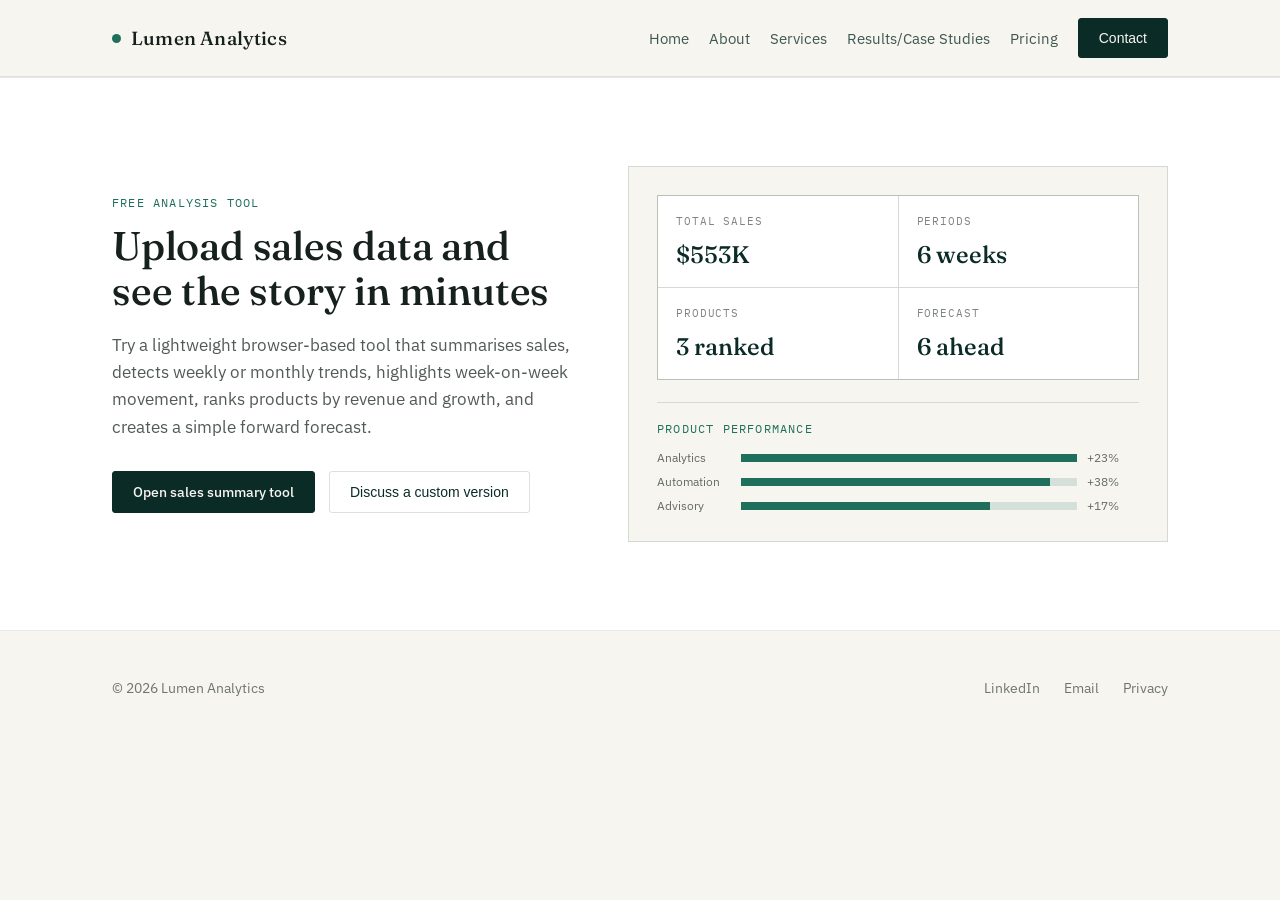
<file: sales-tool.html>
<!DOCTYPE html>
<html lang="en">
<head>
<meta charset="UTF-8">
<meta name="viewport" content="width=device-width, initial-scale=1.0">
<title>Sales Tool — Lumen Analytics Data &amp; AI Strategy</title>
<link rel="preconnect" href="https://fonts.googleapis.com">
<link href="https://fonts.googleapis.com/css2?family=Fraunces:opsz,wght@9..144,300;9..144,400;9..144,500;9..144,600&family=IBM+Plex+Sans:wght@400;500;600&family=IBM+Plex+Mono:wght@400;500&display=swap" rel="stylesheet">
<style>
  :root{
    --ink:#16201D;
    --bg:#F7F5F0;
    --bg-raised:#FFFFFF;
    --teal-deep:#0B2B26;
    --teal:#11423B;
    --teal-signal:#1F6F5C;
    --sage:#C9D6CE;
    --sage-line: rgba(11,43,38,0.14);
    --cream-line: rgba(22,32,29,0.10);
  }

  *{ box-sizing:border-box; }
  html{ scroll-behavior:smooth; }
  body{
    margin:0;
    background:var(--bg);
    color:var(--ink);
    font-family:'IBM Plex Sans', sans-serif;
    -webkit-font-smoothing:antialiased;
  }
  @media (prefers-reduced-motion: reduce){
    *{ animation-duration:0.01ms !important; animation-iteration-count:1 !important; transition-duration:0.01ms !important; scroll-behavior:auto !important; }
  }

  a{ color:inherit; }
  :focus-visible{ outline:2px solid var(--teal-signal); outline-offset:3px; }

  .wrap{ max-width:1120px; margin:0 auto; padding:0 32px; }
  @media (max-width:640px){ .wrap{ padding:0 20px; } }

  .mono{ font-family:'IBM Plex Mono', monospace; }

  /* ---------- header ---------- */
  header{
    position:sticky; top:0; z-index:50;
    background:rgba(247,245,240,0.92);
    backdrop-filter:blur(8px);
    border-bottom:1px solid var(--cream-line);
  }
  .header-inner{
    display:flex; align-items:center; justify-content:space-between;
    height:76px;
  }
  .logo{
    display:flex; align-items:center; gap:10px;
    font-family:'Fraunces', serif; font-weight:500; font-size:19px;
    letter-spacing:0.01em;
    text-decoration:none;
  }
  .logo-mark{
    width:9px; height:9px; border-radius:50%;
    background:var(--teal-signal);
    flex-shrink:0;
  }
  nav{ display:flex; align-items:center; gap:20px; }
  nav a{
    text-decoration:none; font-size:14.5px; color:var(--teal-deep);
    opacity:0.78;
  }
  nav a:hover{ opacity:1; }
  .nav-links{ display:flex; gap:20px; }
  @media (max-width:1080px){ .nav-links{ display:none; } }
  .btn{
    display:inline-flex; align-items:center; gap:8px;
    background:var(--teal-deep); color:#F7F5F0;
    padding:11px 20px; border-radius:3px;
    font-size:14px; font-weight:500;
    text-decoration:none; white-space:nowrap;
    border:1px solid var(--teal-deep);
    transition:background 0.15s ease, color 0.15s ease;
  }
  .btn:hover{ background:transparent; color:var(--teal-deep); }
  .btn-outline{
    background:transparent; color:var(--teal-deep); border:1px solid var(--sage-line);
  }
  .btn-outline:hover{ background:var(--teal-deep); color:#F7F5F0; }

  /* ---------- hero ---------- */
  .hero{ padding:96px 0 64px; position:relative; }
  .hero-eyebrow{
    font-family:'IBM Plex Mono', monospace;
    font-size:12.5px; letter-spacing:0.12em; text-transform:uppercase;
    color:var(--teal-signal); margin:0 0 22px;
    display:flex; align-items:center; gap:10px;
  }
  .hero-eyebrow::before{
    content:''; display:block; width:26px; height:1px; background:var(--teal-signal);
  }
  h1{
    font-family:'Fraunces', serif;
    font-weight:500;
    font-size:clamp(38px, 5.4vw, 66px);
    line-height:1.04;
    letter-spacing:-0.01em;
    margin:0 0 28px;
    max-width:780px;
  }
  h1 em{
    font-style:italic; font-weight:400; color:var(--teal-signal);
  }
  .hero-sub{
    font-size:18px; line-height:1.6;
    color:var(--ink); opacity:0.78;
    max-width:520px; margin:0 0 40px;
  }
  .hero-ctas{ display:flex; gap:14px; flex-wrap:wrap; margin-bottom:64px; }

  /* ---------- section shared ---------- */
  section{ padding:88px 0; }
  .section-head{ max-width:620px; margin-bottom:56px; }
  .eyebrow{
    font-family:'IBM Plex Mono', monospace; font-size:12px; letter-spacing:0.1em;
    text-transform:uppercase; color:var(--teal-signal); margin:0 0 14px;
  }
  h2{
    font-family:'Fraunces', serif; font-weight:500;
    font-size:clamp(28px, 3.2vw, 40px); line-height:1.12; margin:0 0 18px;
    letter-spacing:-0.005em;
  }
  .section-lede{ font-size:16.5px; line-height:1.65; opacity:0.74; margin:0; }
  .rule{ height:1px; background:var(--sage-line); border:none; margin:0; }

  /* ---------- problems ---------- */
  .problems{ background:var(--teal-deep); color:#F4F1E9; }
  .problems .eyebrow{ color:#7FBFA9; }
  .problems .section-lede{ color:#F4F1E9; opacity:0.68; }
  .problem-list{ display:grid; grid-template-columns:1fr 1fr 1fr; gap:0; border-top:1px solid rgba(247,245,240,0.16); }
  @media (max-width:880px){ .problem-list{ grid-template-columns:1fr; } }
  .problem{
    padding:34px 28px 34px 0;
    border-bottom:1px solid rgba(247,245,240,0.16);
  }
  .problem-list > .problem:not(:last-child){ border-right:1px solid rgba(247,245,240,0.16); }
  @media (max-width:880px){ .problem-list > .problem{ border-right:none !important; padding-right:0; } }
  .problem-num{
    font-family:'IBM Plex Mono', monospace; font-size:12px; color:#7FBFA9;
    margin:0 0 18px;
  }
  .problem h3{
    font-family:'Fraunces', serif; font-weight:500; font-size:21px; margin:0 0 12px;
  }
  .problem p{ font-size:15px; line-height:1.6; opacity:0.7; margin:0; }

  /* ---------- solutions ---------- */
  .solutions-grid{
    display:grid; grid-template-columns:repeat(3, 1fr); gap:1px;
    background:var(--sage-line);
    border:1px solid var(--sage-line);
  }
  @media (max-width:880px){ .solutions-grid{ grid-template-columns:1fr 1fr; } }
  @media (max-width:560px){ .solutions-grid{ grid-template-columns:1fr; } }
  .solution{
    background:var(--bg-raised);
    padding:32px 28px;
    transition:background 0.15s ease;
  }
  .solution:hover{ background:#FBFAF7; }
  .solution-icon{
    width:34px; height:34px; margin-bottom:20px;
    color:var(--teal-signal);
  }
  .solution h3{
    font-family:'Fraunces', serif; font-weight:500; font-size:18px; margin:0 0 10px;
  }
  .solution p{ font-size:14.5px; line-height:1.6; opacity:0.7; margin:0; }

  /* ---------- sales tool ---------- */
  .tool-preview{
    background:var(--bg-raised);
    border-top:1px solid var(--cream-line);
    border-bottom:1px solid var(--cream-line);
  }
  .tool-preview-grid{
    display:grid; grid-template-columns:0.92fr 1.08fr; gap:56px; align-items:center;
  }
  @media (max-width:880px){ .tool-preview-grid{ grid-template-columns:1fr; gap:34px; } }
  .tool-preview-card{
    border:1px solid var(--sage-line);
    background:var(--bg);
    padding:28px;
  }
  .tool-metrics{
    display:grid; grid-template-columns:1fr 1fr; gap:1px;
    background:var(--sage-line);
    border:1px solid var(--sage-line);
    margin-bottom:22px;
  }
  .tool-metric{
    background:var(--bg-raised);
    padding:18px;
  }
  .tool-metric span{
    display:block;
    font-family:'IBM Plex Mono', monospace;
    font-size:11px;
    letter-spacing:0.08em;
    text-transform:uppercase;
    color:var(--ink);
    opacity:0.55;
    margin-bottom:12px;
  }
  .tool-metric strong{
    display:block;
    font-family:'Fraunces', serif;
    font-weight:500;
    font-size:24px;
    color:var(--teal-deep);
  }
  .tool-chart{
    border-top:1px solid var(--sage-line);
    padding-top:18px;
  }
  .tool-bars{
    display:grid;
    gap:9px;
  }
  .tool-bar{
    display:grid;
    grid-template-columns:74px 1fr 52px;
    align-items:center;
    gap:10px;
    font-size:12px;
    color:rgba(22,32,29,0.65);
  }
  .tool-bar span:nth-child(2){
    height:8px;
    background:rgba(31,111,92,0.16);
    position:relative;
  }
  .tool-bar span:nth-child(2)::before{
    content:'';
    position:absolute;
    inset:0 auto 0 0;
    width:var(--bar);
    background:var(--teal-signal);
  }

  /* ---------- AI agents ---------- */
  .agents{
    background:var(--teal-deep);
    color:#F4F1E9;
  }
  .agents .eyebrow{ color:#7FBFA9; }
  .agents .section-lede{ color:#F4F1E9; opacity:0.72; }
  .agent-grid{
    display:grid;
    grid-template-columns:0.9fr 1.1fr;
    gap:56px;
    align-items:start;
  }
  @media (max-width:880px){ .agent-grid{ grid-template-columns:1fr; gap:34px; } }
  .agent-list{
    display:grid;
    gap:1px;
    background:rgba(247,245,240,0.16);
    border:1px solid rgba(247,245,240,0.16);
  }
  .agent-item{
    background:rgba(247,245,240,0.045);
    padding:24px;
  }
  .agent-item h3{
    font-family:'Fraunces', serif;
    font-weight:500;
    font-size:20px;
    margin:0 0 10px;
  }
  .agent-item p{
    margin:0;
    color:#F4F1E9;
    opacity:0.68;
    font-size:14.5px;
    line-height:1.62;
  }
  .agent-flow{
    border:1px solid rgba(247,245,240,0.18);
    padding:28px;
    background:rgba(247,245,240,0.06);
  }
  .agent-flow-step{
    display:grid;
    grid-template-columns:42px 1fr;
    gap:16px;
    padding:18px 0;
    border-top:1px solid rgba(247,245,240,0.16);
  }
  .agent-flow-step:first-child{ border-top:none; padding-top:0; }
  .agent-flow-step:last-child{ padding-bottom:0; }
  .agent-flow-step span{
    font-family:'IBM Plex Mono', monospace;
    color:#7FBFA9;
    font-size:12px;
  }
  .agent-flow-step strong{
    display:block;
    margin-bottom:6px;
    color:#F4F1E9;
    font-size:15px;
  }
  .agent-flow-step p{
    margin:0;
    color:#F4F1E9;
    opacity:0.66;
    font-size:14px;
    line-height:1.58;
  }
  .agent-demo{
    margin-top:42px;
    border:1px solid rgba(247,245,240,0.18);
    background:rgba(247,245,240,0.06);
    padding:28px;
  }
  .agent-demo-grid{
    display:grid;
    grid-template-columns:0.95fr 1.05fr;
    gap:28px;
    align-items:start;
  }
  @media (max-width:880px){ .agent-demo-grid{ grid-template-columns:1fr; } }
  .agent-demo h3{
    font-family:'Fraunces', serif;
    font-weight:500;
    font-size:26px;
    margin:0 0 10px;
    color:#F4F1E9;
  }
  .agent-demo p{
    color:#F4F1E9;
    opacity:0.68;
    line-height:1.62;
  }
  .agent-demo label{
    color:#F4F1E9;
    opacity:0.82;
  }
  .agent-demo textarea{
    background:rgba(247,245,240,0.94);
    color:var(--ink);
    min-height:160px;
  }
  .sample-agent-buttons{
    display:flex;
    flex-wrap:wrap;
    gap:10px;
    margin:16px 0 20px;
  }
  .sample-agent-buttons button{
    border:1px solid rgba(247,245,240,0.24);
    background:transparent;
    color:#F4F1E9;
    border-radius:3px;
    padding:9px 12px;
    cursor:pointer;
    font-family:'IBM Plex Sans', sans-serif;
    font-size:13px;
  }
  .sample-agent-buttons button:hover{
    background:#F4F1E9;
    color:var(--teal-deep);
  }
  .agent-demo-actions{
    display:flex;
    gap:12px;
    flex-wrap:wrap;
    margin-top:14px;
  }
  .agent-demo-output{
    display:grid;
    gap:1px;
    background:rgba(247,245,240,0.16);
    border:1px solid rgba(247,245,240,0.16);
  }
  .agent-output-card{
    background:rgba(247,245,240,0.92);
    color:var(--ink);
    padding:18px;
  }
  .agent-output-card span{
    display:block;
    font-family:'IBM Plex Mono', monospace;
    font-size:11px;
    letter-spacing:0.08em;
    text-transform:uppercase;
    color:var(--teal-signal);
    margin-bottom:8px;
  }
  .agent-output-card strong{
    display:block;
    font-size:16px;
    margin-bottom:8px;
  }
  .agent-output-card p,
  .agent-output-card li{
    color:var(--ink);
    opacity:0.74;
    font-size:14px;
    line-height:1.55;
  }
  .agent-output-card p{ margin:0; }
  .agent-output-card ol{
    margin:0;
    padding-left:19px;
  }

  /* ---------- approach ---------- */
  .approach{ background:var(--bg-raised); border-top:1px solid var(--cream-line); border-bottom:1px solid var(--cream-line); }
  .approach-grid{ display:grid; grid-template-columns:0.9fr 1.1fr; gap:64px; align-items:start; }
  @media (max-width:880px){ .approach-grid{ grid-template-columns:1fr; gap:40px; } }
  .approach-steps{ display:flex; flex-direction:column; }
  .step{
    display:grid; grid-template-columns:64px 1fr; gap:18px;
    padding:26px 0;
    border-top:1px solid var(--cream-line);
  }
  .step:first-child{ border-top:none; }
  .step-mark{ font-family:'IBM Plex Mono', monospace; font-size:13px; color:var(--teal-signal); padding-top:2px; }
  .step h4{ font-size:16.5px; font-weight:600; margin:0 0 8px; font-family:'IBM Plex Sans', sans-serif; }
  .step p{ font-size:14.5px; line-height:1.6; opacity:0.72; margin:0; }

  /* ---------- about / proof strip ---------- */
  .about{ }
  .about-grid{ display:grid; grid-template-columns:1.1fr 0.9fr; gap:64px; align-items:start; }
  @media (max-width:880px){ .about-grid{ grid-template-columns:1fr; gap:36px; } }
  .about-card{
    border:1px solid var(--sage-line);
    background:var(--bg-raised);
    padding:30px;
  }
  .about-card .mono{ font-size:11.5px; letter-spacing:0.08em; text-transform:uppercase; opacity:0.55; display:block; margin-bottom:18px; }
  .stat-row{ display:flex; justify-content:space-between; padding:14px 0; border-top:1px solid var(--cream-line); }
  .stat-row:first-of-type{ border-top:none; }
  .stat-row .label{ font-size:14px; opacity:0.7; }
  .stat-row .value{ font-family:'Fraunces', serif; font-size:17px; }
  .about p{ font-size:16px; line-height:1.7; opacity:0.78; }
  .about p + p{ margin-top:16px; }

  /* ---------- CTA band ---------- */
  .cta-band{
    background:var(--teal-deep); color:#F4F1E9;
    padding:80px 0;
  }
  .cta-band-inner{
    display:flex; justify-content:space-between; align-items:flex-end; gap:32px; flex-wrap:wrap;
  }
  .cta-band h2{ color:#F4F1E9; max-width:480px; }
  .cta-band .section-lede{ color:#F4F1E9; opacity:0.68; max-width:420px; }
  .cta-band .btn{ background:#F4F1E9; color:var(--teal-deep); border-color:#F4F1E9; }
  .cta-band .btn:hover{ background:transparent; color:#F4F1E9; }

  /* ---------- footer ---------- */
  footer{ padding:48px 0 40px; }
  .footer-inner{
    display:flex; justify-content:space-between; align-items:center; flex-wrap:wrap; gap:16px;
    font-size:13.5px; opacity:0.6;
  }
  .footer-inner a{ text-decoration:none; }
  .footer-links{ display:flex; gap:24px; }

  /* ---------- contact modal ---------- */
  .modal-overlay{
    position:fixed; inset:0; z-index:200;
    background:rgba(11,43,38,0.55);
    backdrop-filter:blur(3px);
    display:flex; align-items:center; justify-content:center;
    padding:24px;
    opacity:0; visibility:hidden;
    transition:opacity 0.2s ease, visibility 0.2s ease;
  }
  .modal-overlay.is-open{ opacity:1; visibility:visible; }
  .modal{
    background:var(--bg-raised);
    width:100%; max-width:560px;
    max-height:90vh; overflow-y:auto;
    border-radius:4px;
    padding:40px;
    position:relative;
    transform:translateY(12px) scale(0.98);
    transition:transform 0.2s ease;
  }
  .modal-overlay.is-open .modal{ transform:translateY(0) scale(1); }
  @media (max-width:560px){ .modal{ padding:28px 22px; } }

  .modal-close{
    position:absolute; top:18px; right:18px;
    width:32px; height:32px; border-radius:50%;
    border:1px solid var(--sage-line); background:transparent;
    color:var(--teal-deep); cursor:pointer;
    display:flex; align-items:center; justify-content:center;
    font-size:18px; line-height:1; padding:0;
    transition:background 0.15s ease, color 0.15s ease;
  }
  .modal-close:hover{ background:var(--teal-deep); color:#F7F5F0; }

  .modal .eyebrow{ margin-bottom:10px; }
  .modal h3{
    font-family:'Fraunces', serif; font-weight:500; font-size:26px;
    margin:0 0 10px; padding-right:30px;
  }
  .modal-intro{ font-size:14.5px; line-height:1.6; opacity:0.7; margin:0 0 28px; }

  .form-row{ margin-bottom:18px; }
  .form-row-pair{ display:grid; grid-template-columns:1fr 1fr; gap:14px; }
  @media (max-width:460px){ .form-row-pair{ grid-template-columns:1fr; } }
  label{
    display:block; font-size:13px; font-weight:500; color:var(--teal-deep);
    margin-bottom:7px;
  }
  label .optional{ opacity:0.5; font-weight:400; }
  input[type="text"], input[type="email"], input[type="tel"], textarea{
    width:100%; font-family:'IBM Plex Sans', sans-serif; font-size:14.5px;
    padding:11px 13px; border:1px solid var(--sage-line); border-radius:3px;
    background:var(--bg); color:var(--ink);
    transition:border-color 0.15s ease;
  }
  input:focus, textarea:focus{
    outline:none; border-color:var(--teal-signal);
  }
  textarea{ resize:vertical; min-height:90px; font-family:'IBM Plex Sans', sans-serif; }

  .form-submit{
    width:100%; justify-content:center; cursor:pointer;
    margin-top:6px; font-size:14.5px; padding:13px 20px;
  }

  .modal-divider{
    display:flex; align-items:center; gap:14px;
    margin:26px 0 22px; font-family:'IBM Plex Mono', monospace;
    font-size:11px; letter-spacing:0.08em; text-transform:uppercase;
    color:var(--ink); opacity:0.45;
  }
  .modal-divider::before, .modal-divider::after{
    content:''; flex:1; height:1px; background:var(--sage-line);
  }
  .modal-direct{
    display:flex; flex-direction:column; gap:10px;
    font-size:14.5px;
  }
  .modal-direct a{
    text-decoration:none; color:var(--teal-deep); font-weight:500;
    display:flex; align-items:center; gap:9px;
  }
  .modal-direct a:hover{ color:var(--teal-signal); }
  .modal-direct svg{ width:16px; height:16px; flex-shrink:0; opacity:0.7; }

  .form-status{
    font-size:14px; margin-top:16px; display:none;
    padding:12px 14px; border-radius:3px;
  }
  .form-status.is-success{ display:block; background:#EAF3EE; color:var(--teal-deep); }
  .form-status.is-error{ display:block; background:#FBEAEA; color:#8A2E2E; }

  ::selection{ background:var(--teal-signal); color:#fff; }
</style>
</head>
<body>

<header>
  <div class="wrap header-inner">
    <a href="index.html" class="logo">
      <span class="logo-mark"></span>
      Lumen Analytics
    </a>
    <nav>
      <div class="nav-links">
        <a href="index.html">Home</a>
        <a href="about.html">About</a>
        <a href="services.html">Services</a>
        <a href="results-case-studies.html">Results/Case Studies</a>
        <a href="pricing.html">Pricing</a>
      </div>
      <button type="button" class="btn" data-open-contact>Contact</button>
    </nav>
  </div>
</header>

<main>

<!-- SALES TOOL -->
  <section class="tool-preview" id="sales-tool">
    <div class="wrap">
      <div class="tool-preview-grid">
        <div>
          <p class="eyebrow">Free analysis tool</p>
          <h2>Upload sales data and see the story in minutes</h2>
          <p class="section-lede">Try a lightweight browser-based tool that summarises sales, detects weekly or monthly trends, highlights week-on-week movement, ranks products by revenue and growth, and creates a simple forward forecast.</p>
          <div class="hero-ctas" style="margin:30px 0 0;">
            <a href="sales_summary_tool/index.html" class="btn">Open sales summary tool</a>
            <button type="button" class="btn btn-outline" data-open-contact>Discuss a custom version</button>
          </div>
        </div>

        <div class="tool-preview-card" aria-label="Sales summary tool preview">
          <div class="tool-metrics">
            <div class="tool-metric">
              <span>Total sales</span>
              <strong>$553K</strong>
            </div>
            <div class="tool-metric">
              <span>Periods</span>
              <strong>6 weeks</strong>
            </div>
            <div class="tool-metric">
              <span>Products</span>
              <strong>3 ranked</strong>
            </div>
            <div class="tool-metric">
              <span>Forecast</span>
              <strong>6 ahead</strong>
            </div>
          </div>
          <div class="tool-chart">
            <p class="eyebrow">Product performance</p>
            <div class="tool-bars">
              <div class="tool-bar"><span>Analytics</span><span style="--bar:100%;"></span><span>+23%</span></div>
              <div class="tool-bar"><span>Automation</span><span style="--bar:92%;"></span><span>+38%</span></div>
              <div class="tool-bar"><span>Advisory</span><span style="--bar:74%;"></span><span>+17%</span></div>
            </div>
          </div>
        </div>
      </div>
    </div>
  </section>

</main>

<footer>
  <div class="wrap footer-inner">
    <span>© 2026 Lumen Analytics</span>
    <div class="footer-links">
      <a href="#">LinkedIn</a>
      <a href="mailto:finopt_au@gmail.com">Email</a>
      <a href="#">Privacy</a>
    </div>
  </div>
</footer>

<!-- CONTACT MODAL -->
<div class="modal-overlay" id="contactModal" aria-hidden="true">
  <div class="modal" role="dialog" aria-modal="true" aria-labelledby="contactModalTitle">
    <button type="button" class="modal-close" data-close-contact aria-label="Close">&times;</button>

    <p class="eyebrow">Get started</p>
    <h3 id="contactModalTitle">Book a free consultation</h3>
    <p class="modal-intro">Tell me a little about your business and what you're hoping to get out of your data. I'll get back to you within one business day.</p>

    <form id="contactForm" action="https://formspree.io/f/meebkzjp" method="POST">
      <div class="form-row form-row-pair">
        <div>
          <label for="cf-name">Name</label>
          <input type="text" id="cf-name" name="name" required>
        </div>
        <div>
          <label for="cf-company">Company <span class="optional">(optional)</span></label>
          <input type="text" id="cf-company" name="company">
        </div>
      </div>

      <div class="form-row form-row-pair">
        <div>
          <label for="cf-email">Email</label>
          <input type="email" id="cf-email" name="email" required>
        </div>
        <div>
          <label for="cf-phone">Phone <span class="optional">(optional)</span></label>
          <input type="tel" id="cf-phone" name="phone">
        </div>
      </div>

      <div class="form-row">
        <label for="cf-message">What would you like to discuss?</label>
        <textarea id="cf-message" name="message" required placeholder="A few lines on your business and what you're hoping to find in your data."></textarea>
      </div>

      <input type="hidden" name="_subject" value="New consultation request — Lumen Analytics website">

      <button type="submit" class="btn form-submit">Send request</button>

      <div class="form-status" id="formStatus"></div>
    </form>

    <div class="modal-divider">or contact directly</div>
    <div class="modal-direct">
      <a href="mailto:finopt_au@gmail.com">
        <svg viewBox="0 0 24 24" fill="none" stroke="currentColor" stroke-width="1.6"><path d="M3 5h18v14H3z"/><path d="M3 5l9 8 9-8"/></svg>
        finopt_au@gmail.com
      </a>
      <a href="tel:+61426005000">
        <svg viewBox="0 0 24 24" fill="none" stroke="currentColor" stroke-width="1.6"><path d="M5 4h4l2 5-2.5 2.5a11 11 0 0 0 5 5L16 14l5 2v4a2 2 0 0 1-2 2C10.5 22 2 13.5 2 6a2 2 0 0 1 2-2z"/></svg>
        0426 005 000
      </a>
    </div>
  </div>
</div>

<script>
  (function(){
    var overlay = document.getElementById('contactModal');
    var openTriggers = document.querySelectorAll('[data-open-contact]');
    var closeTriggers = document.querySelectorAll('[data-close-contact]');
    var form = document.getElementById('contactForm');
    var status = document.getElementById('formStatus');
    var lastFocused = null;
    var agentInput = document.getElementById('agentInput');
    var analyseAgentInput = document.getElementById('analyseAgentInput');
    var sampleAgentButtons = document.querySelectorAll('[data-agent-sample]');
    var agentSamples = {
      order: "A customer order has been delayed for 8 days. Sales says the customer approved the quote. Operations says they are waiting on stock confirmation. Finance says payment terms are not confirmed. Customer is asking for an update today.",
      invoice: "Customer says the invoice amount looks wrong. Sales team says a discount was approved, but finance cannot find the approval email. Need to check CRM, invoice history, and who approved the discount.",
      handoff: "The onboarding task has moved between account management, implementation and support three times. Nobody is sure who owns the next step. Customer has sent two follow-up emails and the team is waiting for the latest requirements document."
    };

    function openModal(){
      lastFocused = document.activeElement;
      overlay.classList.add('is-open');
      overlay.setAttribute('aria-hidden', 'false');
      document.body.style.overflow = 'hidden';
      var firstField = document.getElementById('cf-name');
      if (firstField) firstField.focus();
    }
    function closeModal(){
      overlay.classList.remove('is-open');
      overlay.setAttribute('aria-hidden', 'true');
      document.body.style.overflow = '';
      if (lastFocused) lastFocused.focus();
    }

    openTriggers.forEach(function(btn){
      btn.addEventListener('click', openModal);
    });
    closeTriggers.forEach(function(btn){
      btn.addEventListener('click', closeModal);
    });
    overlay.addEventListener('click', function(e){
      if (e.target === overlay) closeModal();
    });
    document.addEventListener('keydown', function(e){
      if (e.key === 'Escape' && overlay.classList.contains('is-open')) closeModal();
    });

    if (form){
      form.addEventListener('submit', function(e){
        e.preventDefault();
        status.className = 'form-status';
        status.textContent = '';

        var formData = new FormData(form);
        var submitBtn = form.querySelector('.form-submit');
        submitBtn.disabled = true;
        submitBtn.textContent = 'Sending…';

        fetch(form.action, {
          method: 'POST',
          body: formData,
          headers: { 'Accept': 'application/json' }
        }).then(function(response){
          if (response.ok){
            form.reset();
            status.className = 'form-status is-success';
            status.textContent = "Thanks — your request has been sent. I'll be in touch within one business day.";
          } else {
            status.className = 'form-status is-error';
            status.textContent = "Something went wrong sending that. Please email finopt_au@gmail.com directly, or call 0426 005 000.";
          }
        }).catch(function(){
          status.className = 'form-status is-error';
          status.textContent = "Something went wrong sending that. Please email finopt_au@gmail.com directly, or call 0426 005 000.";
        }).finally(function(){
          submitBtn.disabled = false;
          submitBtn.textContent = 'Send request';
        });
      });
    }

    function analyseWorkflow(text){
      var lower = (text || '').toLowerCase();
      if (lower.indexOf('order') !== -1 || lower.indexOf('stock') !== -1 || lower.indexOf('supplier') !== -1 || lower.indexOf('delayed') !== -1){
        return {
          type: 'Order fulfilment delay',
          priority: lower.indexOf('urgent') !== -1 || lower.indexOf('today') !== -1 || lower.indexOf('8 days') !== -1 ? 'Priority: High' : 'Priority: Medium',
          bottleneck: 'The order is likely stuck between operations and finance because stock confirmation and payment terms are both unresolved.',
          steps: [
            'Confirm whether quote approval is recorded.',
            'Check stock availability or supplier ETA.',
            'Confirm payment terms with finance.',
            'Send customer a same-day update with the current blocker.',
            'Escalate to operations lead if stock and payment are both unresolved.'
          ],
          opportunity: 'Monitor delayed orders, identify the missing step, summarise the blocker and draft a customer update before the delay becomes urgent.',
          saving: '30-45 minutes per delayed order investigation'
        };
      }
      if (lower.indexOf('invoice') !== -1 || lower.indexOf('discount') !== -1 || lower.indexOf('payment') !== -1 || lower.indexOf('finance') !== -1){
        return {
          type: 'Billing exception',
          priority: lower.indexOf('customer') !== -1 ? 'Priority: Medium-high' : 'Priority: Medium',
          bottleneck: 'The workflow appears stuck because commercial approval, invoice history and finance records are not connected in one place.',
          steps: [
            'Check the original quote and discount approval record.',
            'Compare invoice amount against the approved quote or contract.',
            'Search CRM notes and approval emails for the authorised discount.',
            'Update the invoice record or escalate the missing approval to finance lead.'
          ],
          opportunity: 'Connect CRM, invoice and approval records so the agent can find missing evidence and draft the finance follow-up automatically.',
          saving: '20-35 minutes per billing exception'
        };
      }
      if (lower.indexOf('onboarding') !== -1 || lower.indexOf('handoff') !== -1 || lower.indexOf('owner') !== -1 || lower.indexOf('requirements') !== -1){
        return {
          type: 'Internal handoff delay',
          priority: 'Priority: Medium',
          bottleneck: 'Ownership is unclear, so the task is moving between teams without a single next action or accountable owner.',
          steps: [
            'Identify the last confirmed owner and the current blocker.',
            'List the missing documents or decisions needed to move forward.',
            'Assign one accountable owner for the next step.',
            'Send the customer a concise status update with the next checkpoint.'
          ],
          opportunity: 'Monitor tasks that change owner repeatedly, summarise the current blocker and prompt the right team before the customer has to chase.',
          saving: '25-40 minutes per stalled handoff'
        };
      }
      return {
        type: 'General workflow triage',
        priority: 'Priority: Medium',
        bottleneck: 'The workflow likely needs clearer ownership, better source data and a defined next action before it can move forward.',
        steps: [
          'Identify the current owner and the expected outcome.',
          'List the missing information or approval needed.',
          'Confirm which system contains the source of truth.',
          'Set the next action and follow-up checkpoint.'
        ],
        opportunity: 'Create an agent that summarises the issue, identifies the likely blocker and drafts the next action for review.',
        saving: '15-30 minutes per workflow investigation'
      };
    }

    function renderAgentResult(result){
      var type = document.getElementById('agentType');
      var priority = document.getElementById('agentPriority');
      var bottleneck = document.getElementById('agentBottleneck');
      var steps = document.getElementById('agentSteps');
      var opportunity = document.getElementById('agentOpportunity');
      var saving = document.getElementById('agentSaving');
      if (!type || !priority || !bottleneck || !steps || !opportunity || !saving) return;

      type.textContent = result.type;
      priority.textContent = result.priority;
      bottleneck.textContent = result.bottleneck;
      opportunity.textContent = result.opportunity;
      saving.textContent = result.saving;
      steps.innerHTML = '';
      result.steps.forEach(function(step){
        var item = document.createElement('li');
        item.textContent = step;
        steps.appendChild(item);
      });
    }

    function runAgentDemo(){
      if (!agentInput) return;
      renderAgentResult(analyseWorkflow(agentInput.value));
    }

    if (analyseAgentInput){
      analyseAgentInput.addEventListener('click', runAgentDemo);
    }
    sampleAgentButtons.forEach(function(button){
      button.addEventListener('click', function(){
        if (!agentInput) return;
        agentInput.value = agentSamples[button.getAttribute('data-agent-sample')] || agentSamples.order;
        runAgentDemo();
      });
    });
    runAgentDemo();
  })();
</script>

</body>
</html>
</file>
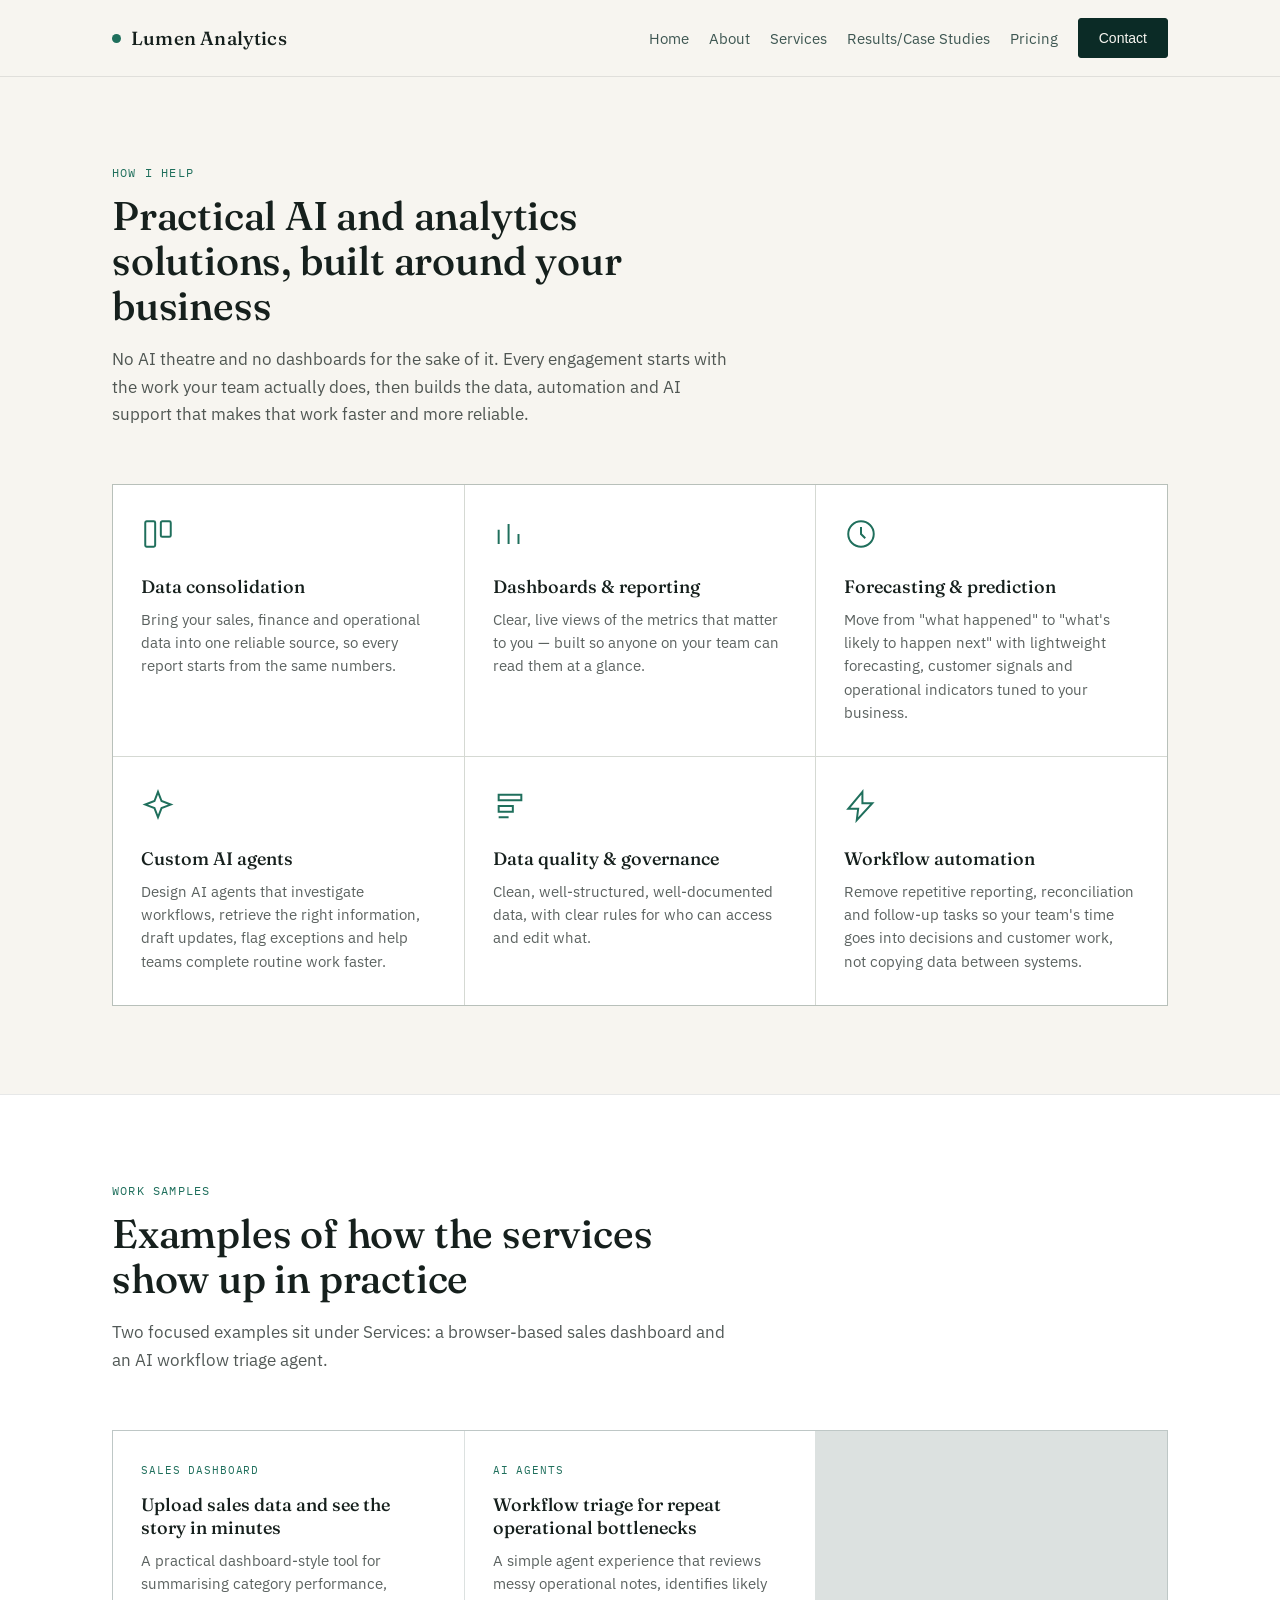
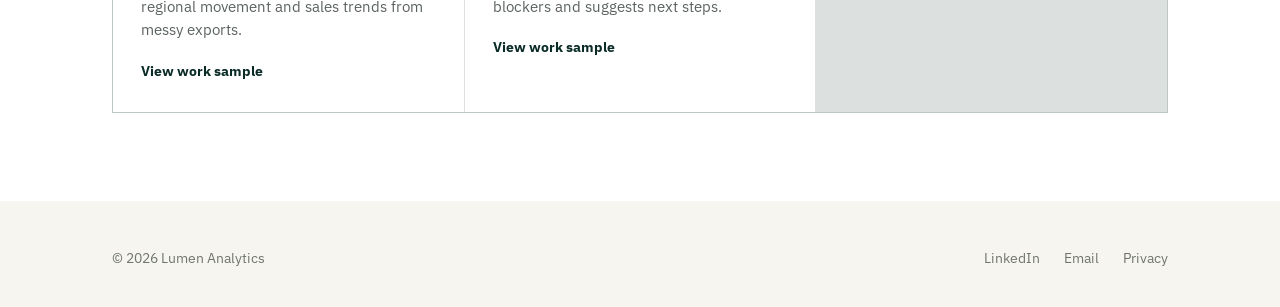
<file: services.html>
<!DOCTYPE html>
<html lang="en">
<head>
<meta charset="UTF-8">
<meta name="viewport" content="width=device-width, initial-scale=1.0">
<title>Services — Lumen Analytics Data &amp; AI Strategy</title>
<link rel="preconnect" href="https://fonts.googleapis.com">
<link href="https://fonts.googleapis.com/css2?family=Fraunces:opsz,wght@9..144,300;9..144,400;9..144,500;9..144,600&family=IBM+Plex+Sans:wght@400;500;600&family=IBM+Plex+Mono:wght@400;500&display=swap" rel="stylesheet">
<style>
  :root{
    --ink:#16201D;
    --bg:#F7F5F0;
    --bg-raised:#FFFFFF;
    --teal-deep:#0B2B26;
    --teal:#11423B;
    --teal-signal:#1F6F5C;
    --sage:#C9D6CE;
    --sage-line: rgba(11,43,38,0.14);
    --cream-line: rgba(22,32,29,0.10);
  }

  *{ box-sizing:border-box; }
  html{ scroll-behavior:smooth; }
  body{
    margin:0;
    background:var(--bg);
    color:var(--ink);
    font-family:'IBM Plex Sans', sans-serif;
    -webkit-font-smoothing:antialiased;
  }
  @media (prefers-reduced-motion: reduce){
    *{ animation-duration:0.01ms !important; animation-iteration-count:1 !important; transition-duration:0.01ms !important; scroll-behavior:auto !important; }
  }

  a{ color:inherit; }
  :focus-visible{ outline:2px solid var(--teal-signal); outline-offset:3px; }

  .wrap{ max-width:1120px; margin:0 auto; padding:0 32px; }
  @media (max-width:640px){ .wrap{ padding:0 20px; } }

  .mono{ font-family:'IBM Plex Mono', monospace; }

  /* ---------- header ---------- */
  header{
    position:sticky; top:0; z-index:50;
    background:rgba(247,245,240,0.92);
    backdrop-filter:blur(8px);
    border-bottom:1px solid var(--cream-line);
  }
  .header-inner{
    display:flex; align-items:center; justify-content:space-between;
    height:76px;
  }
  .logo{
    display:flex; align-items:center; gap:10px;
    font-family:'Fraunces', serif; font-weight:500; font-size:19px;
    letter-spacing:0.01em;
    text-decoration:none;
  }
  .logo-mark{
    width:9px; height:9px; border-radius:50%;
    background:var(--teal-signal);
    flex-shrink:0;
  }
  nav{ display:flex; align-items:center; gap:20px; }
  nav a{
    text-decoration:none; font-size:14.5px; color:var(--teal-deep);
    opacity:0.78;
  }
  nav a:hover{ opacity:1; }
  .nav-links{ display:flex; gap:20px; }
  @media (max-width:1080px){ .nav-links{ display:none; } }
  .btn{
    display:inline-flex; align-items:center; gap:8px;
    background:var(--teal-deep); color:#F7F5F0;
    padding:11px 20px; border-radius:3px;
    font-size:14px; font-weight:500;
    text-decoration:none; white-space:nowrap;
    border:1px solid var(--teal-deep);
    transition:background 0.15s ease, color 0.15s ease;
  }
  .btn:hover{ background:transparent; color:var(--teal-deep); }
  .btn-outline{
    background:transparent; color:var(--teal-deep); border:1px solid var(--sage-line);
  }
  .btn-outline:hover{ background:var(--teal-deep); color:#F7F5F0; }

  /* ---------- hero ---------- */
  .hero{ padding:96px 0 64px; position:relative; }
  .hero-eyebrow{
    font-family:'IBM Plex Mono', monospace;
    font-size:12.5px; letter-spacing:0.12em; text-transform:uppercase;
    color:var(--teal-signal); margin:0 0 22px;
    display:flex; align-items:center; gap:10px;
  }
  .hero-eyebrow::before{
    content:''; display:block; width:26px; height:1px; background:var(--teal-signal);
  }
  h1{
    font-family:'Fraunces', serif;
    font-weight:500;
    font-size:clamp(38px, 5.4vw, 66px);
    line-height:1.04;
    letter-spacing:-0.01em;
    margin:0 0 28px;
    max-width:780px;
  }
  h1 em{
    font-style:italic; font-weight:400; color:var(--teal-signal);
  }
  .hero-sub{
    font-size:18px; line-height:1.6;
    color:var(--ink); opacity:0.78;
    max-width:520px; margin:0 0 40px;
  }
  .hero-ctas{ display:flex; gap:14px; flex-wrap:wrap; margin-bottom:64px; }

  /* ---------- section shared ---------- */
  section{ padding:88px 0; }
  .section-head{ max-width:620px; margin-bottom:56px; }
  .eyebrow{
    font-family:'IBM Plex Mono', monospace; font-size:12px; letter-spacing:0.1em;
    text-transform:uppercase; color:var(--teal-signal); margin:0 0 14px;
  }
  h2{
    font-family:'Fraunces', serif; font-weight:500;
    font-size:clamp(28px, 3.2vw, 40px); line-height:1.12; margin:0 0 18px;
    letter-spacing:-0.005em;
  }
  .section-lede{ font-size:16.5px; line-height:1.65; opacity:0.74; margin:0; }
  .rule{ height:1px; background:var(--sage-line); border:none; margin:0; }

  /* ---------- problems ---------- */
  .problems{ background:var(--teal-deep); color:#F4F1E9; }
  .problems .eyebrow{ color:#7FBFA9; }
  .problems .section-lede{ color:#F4F1E9; opacity:0.68; }
  .problem-list{ display:grid; grid-template-columns:1fr 1fr 1fr; gap:0; border-top:1px solid rgba(247,245,240,0.16); }
  @media (max-width:880px){ .problem-list{ grid-template-columns:1fr; } }
  .problem{
    padding:34px 28px 34px 0;
    border-bottom:1px solid rgba(247,245,240,0.16);
  }
  .problem-list > .problem:not(:last-child){ border-right:1px solid rgba(247,245,240,0.16); }
  @media (max-width:880px){ .problem-list > .problem{ border-right:none !important; padding-right:0; } }
  .problem-num{
    font-family:'IBM Plex Mono', monospace; font-size:12px; color:#7FBFA9;
    margin:0 0 18px;
  }
  .problem h3{
    font-family:'Fraunces', serif; font-weight:500; font-size:21px; margin:0 0 12px;
  }
  .problem p{ font-size:15px; line-height:1.6; opacity:0.7; margin:0; }

  /* ---------- solutions ---------- */
  .solutions-grid{
    display:grid; grid-template-columns:repeat(3, 1fr); gap:1px;
    background:var(--sage-line);
    border:1px solid var(--sage-line);
  }
  @media (max-width:880px){ .solutions-grid{ grid-template-columns:1fr 1fr; } }
  @media (max-width:560px){ .solutions-grid{ grid-template-columns:1fr; } }
  .solution{
    background:var(--bg-raised);
    padding:32px 28px;
    transition:background 0.15s ease;
  }
  .solution:hover{ background:#FBFAF7; }
  .solution-icon{
    width:34px; height:34px; margin-bottom:20px;
    color:var(--teal-signal);
  }
  .solution h3{
    font-family:'Fraunces', serif; font-weight:500; font-size:18px; margin:0 0 10px;
  }
  .solution p{ font-size:14.5px; line-height:1.6; opacity:0.7; margin:0; }
  .work-samples{
    background:var(--bg-raised);
    border-top:1px solid var(--cream-line);
  }
  .work-sample-card{
    display:block;
    text-decoration:none;
    min-height:210px;
  }
  .work-sample-card .mono{
    display:block;
    font-size:11px;
    letter-spacing:0.08em;
    text-transform:uppercase;
    color:var(--teal-signal);
    margin-bottom:16px;
  }
  .work-sample-card strong{
    display:inline-block;
    margin-top:20px;
    color:var(--teal-deep);
    font-size:14px;
  }

  /* ---------- sales tool ---------- */
  .tool-preview{
    background:var(--bg-raised);
    border-top:1px solid var(--cream-line);
    border-bottom:1px solid var(--cream-line);
  }
  .tool-preview-grid{
    display:grid; grid-template-columns:0.92fr 1.08fr; gap:56px; align-items:center;
  }
  @media (max-width:880px){ .tool-preview-grid{ grid-template-columns:1fr; gap:34px; } }
  .tool-preview-card{
    border:1px solid var(--sage-line);
    background:var(--bg);
    padding:28px;
  }
  .tool-metrics{
    display:grid; grid-template-columns:1fr 1fr; gap:1px;
    background:var(--sage-line);
    border:1px solid var(--sage-line);
    margin-bottom:22px;
  }
  .tool-metric{
    background:var(--bg-raised);
    padding:18px;
  }
  .tool-metric span{
    display:block;
    font-family:'IBM Plex Mono', monospace;
    font-size:11px;
    letter-spacing:0.08em;
    text-transform:uppercase;
    color:var(--ink);
    opacity:0.55;
    margin-bottom:12px;
  }
  .tool-metric strong{
    display:block;
    font-family:'Fraunces', serif;
    font-weight:500;
    font-size:24px;
    color:var(--teal-deep);
  }
  .tool-chart{
    border-top:1px solid var(--sage-line);
    padding-top:18px;
  }
  .tool-bars{
    display:grid;
    gap:9px;
  }
  .tool-bar{
    display:grid;
    grid-template-columns:74px 1fr 52px;
    align-items:center;
    gap:10px;
    font-size:12px;
    color:rgba(22,32,29,0.65);
  }
  .tool-bar span:nth-child(2){
    height:8px;
    background:rgba(31,111,92,0.16);
    position:relative;
  }
  .tool-bar span:nth-child(2)::before{
    content:'';
    position:absolute;
    inset:0 auto 0 0;
    width:var(--bar);
    background:var(--teal-signal);
  }

  /* ---------- AI agents ---------- */
  .agents{
    background:var(--teal-deep);
    color:#F4F1E9;
  }
  .agents .eyebrow{ color:#7FBFA9; }
  .agents .section-lede{ color:#F4F1E9; opacity:0.72; }
  .agent-grid{
    display:grid;
    grid-template-columns:0.9fr 1.1fr;
    gap:56px;
    align-items:start;
  }
  @media (max-width:880px){ .agent-grid{ grid-template-columns:1fr; gap:34px; } }
  .agent-list{
    display:grid;
    gap:1px;
    background:rgba(247,245,240,0.16);
    border:1px solid rgba(247,245,240,0.16);
  }
  .agent-item{
    background:rgba(247,245,240,0.045);
    padding:24px;
  }
  .agent-item h3{
    font-family:'Fraunces', serif;
    font-weight:500;
    font-size:20px;
    margin:0 0 10px;
  }
  .agent-item p{
    margin:0;
    color:#F4F1E9;
    opacity:0.68;
    font-size:14.5px;
    line-height:1.62;
  }
  .agent-flow{
    border:1px solid rgba(247,245,240,0.18);
    padding:28px;
    background:rgba(247,245,240,0.06);
  }
  .agent-flow-step{
    display:grid;
    grid-template-columns:42px 1fr;
    gap:16px;
    padding:18px 0;
    border-top:1px solid rgba(247,245,240,0.16);
  }
  .agent-flow-step:first-child{ border-top:none; padding-top:0; }
  .agent-flow-step:last-child{ padding-bottom:0; }
  .agent-flow-step span{
    font-family:'IBM Plex Mono', monospace;
    color:#7FBFA9;
    font-size:12px;
  }
  .agent-flow-step strong{
    display:block;
    margin-bottom:6px;
    color:#F4F1E9;
    font-size:15px;
  }
  .agent-flow-step p{
    margin:0;
    color:#F4F1E9;
    opacity:0.66;
    font-size:14px;
    line-height:1.58;
  }
  .agent-demo{
    margin-top:42px;
    border:1px solid rgba(247,245,240,0.18);
    background:rgba(247,245,240,0.06);
    padding:28px;
  }
  .agent-demo-grid{
    display:grid;
    grid-template-columns:0.95fr 1.05fr;
    gap:28px;
    align-items:start;
  }
  @media (max-width:880px){ .agent-demo-grid{ grid-template-columns:1fr; } }
  .agent-demo h3{
    font-family:'Fraunces', serif;
    font-weight:500;
    font-size:26px;
    margin:0 0 10px;
    color:#F4F1E9;
  }
  .agent-demo p{
    color:#F4F1E9;
    opacity:0.68;
    line-height:1.62;
  }
  .agent-demo label{
    color:#F4F1E9;
    opacity:0.82;
  }
  .agent-demo textarea{
    background:rgba(247,245,240,0.94);
    color:var(--ink);
    min-height:160px;
  }
  .sample-agent-buttons{
    display:flex;
    flex-wrap:wrap;
    gap:10px;
    margin:16px 0 20px;
  }
  .sample-agent-buttons button{
    border:1px solid rgba(247,245,240,0.24);
    background:transparent;
    color:#F4F1E9;
    border-radius:3px;
    padding:9px 12px;
    cursor:pointer;
    font-family:'IBM Plex Sans', sans-serif;
    font-size:13px;
  }
  .sample-agent-buttons button:hover{
    background:#F4F1E9;
    color:var(--teal-deep);
  }
  .agent-demo-actions{
    display:flex;
    gap:12px;
    flex-wrap:wrap;
    margin-top:14px;
  }
  .agent-demo-output{
    display:grid;
    gap:1px;
    background:rgba(247,245,240,0.16);
    border:1px solid rgba(247,245,240,0.16);
  }
  .agent-output-card{
    background:rgba(247,245,240,0.92);
    color:var(--ink);
    padding:18px;
  }
  .agent-output-card span{
    display:block;
    font-family:'IBM Plex Mono', monospace;
    font-size:11px;
    letter-spacing:0.08em;
    text-transform:uppercase;
    color:var(--teal-signal);
    margin-bottom:8px;
  }
  .agent-output-card strong{
    display:block;
    font-size:16px;
    margin-bottom:8px;
  }
  .agent-output-card p,
  .agent-output-card li{
    color:var(--ink);
    opacity:0.74;
    font-size:14px;
    line-height:1.55;
  }
  .agent-output-card p{ margin:0; }
  .agent-output-card ol{
    margin:0;
    padding-left:19px;
  }

  /* ---------- approach ---------- */
  .approach{ background:var(--bg-raised); border-top:1px solid var(--cream-line); border-bottom:1px solid var(--cream-line); }
  .approach-grid{ display:grid; grid-template-columns:0.9fr 1.1fr; gap:64px; align-items:start; }
  @media (max-width:880px){ .approach-grid{ grid-template-columns:1fr; gap:40px; } }
  .approach-steps{ display:flex; flex-direction:column; }
  .step{
    display:grid; grid-template-columns:64px 1fr; gap:18px;
    padding:26px 0;
    border-top:1px solid var(--cream-line);
  }
  .step:first-child{ border-top:none; }
  .step-mark{ font-family:'IBM Plex Mono', monospace; font-size:13px; color:var(--teal-signal); padding-top:2px; }
  .step h4{ font-size:16.5px; font-weight:600; margin:0 0 8px; font-family:'IBM Plex Sans', sans-serif; }
  .step p{ font-size:14.5px; line-height:1.6; opacity:0.72; margin:0; }

  /* ---------- about / proof strip ---------- */
  .about{ }
  .about-grid{ display:grid; grid-template-columns:1.1fr 0.9fr; gap:64px; align-items:start; }
  @media (max-width:880px){ .about-grid{ grid-template-columns:1fr; gap:36px; } }
  .about-card{
    border:1px solid var(--sage-line);
    background:var(--bg-raised);
    padding:30px;
  }
  .about-card .mono{ font-size:11.5px; letter-spacing:0.08em; text-transform:uppercase; opacity:0.55; display:block; margin-bottom:18px; }
  .stat-row{ display:flex; justify-content:space-between; padding:14px 0; border-top:1px solid var(--cream-line); }
  .stat-row:first-of-type{ border-top:none; }
  .stat-row .label{ font-size:14px; opacity:0.7; }
  .stat-row .value{ font-family:'Fraunces', serif; font-size:17px; }
  .about p{ font-size:16px; line-height:1.7; opacity:0.78; }
  .about p + p{ margin-top:16px; }

  /* ---------- CTA band ---------- */
  .cta-band{
    background:var(--teal-deep); color:#F4F1E9;
    padding:80px 0;
  }
  .cta-band-inner{
    display:flex; justify-content:space-between; align-items:flex-end; gap:32px; flex-wrap:wrap;
  }
  .cta-band h2{ color:#F4F1E9; max-width:480px; }
  .cta-band .section-lede{ color:#F4F1E9; opacity:0.68; max-width:420px; }
  .cta-band .btn{ background:#F4F1E9; color:var(--teal-deep); border-color:#F4F1E9; }
  .cta-band .btn:hover{ background:transparent; color:#F4F1E9; }

  /* ---------- footer ---------- */
  footer{ padding:48px 0 40px; }
  .footer-inner{
    display:flex; justify-content:space-between; align-items:center; flex-wrap:wrap; gap:16px;
    font-size:13.5px; opacity:0.6;
  }
  .footer-inner a{ text-decoration:none; }
  .footer-links{ display:flex; gap:24px; }

  /* ---------- contact modal ---------- */
  .modal-overlay{
    position:fixed; inset:0; z-index:200;
    background:rgba(11,43,38,0.55);
    backdrop-filter:blur(3px);
    display:flex; align-items:center; justify-content:center;
    padding:24px;
    opacity:0; visibility:hidden;
    transition:opacity 0.2s ease, visibility 0.2s ease;
  }
  .modal-overlay.is-open{ opacity:1; visibility:visible; }
  .modal{
    background:var(--bg-raised);
    width:100%; max-width:560px;
    max-height:90vh; overflow-y:auto;
    border-radius:4px;
    padding:40px;
    position:relative;
    transform:translateY(12px) scale(0.98);
    transition:transform 0.2s ease;
  }
  .modal-overlay.is-open .modal{ transform:translateY(0) scale(1); }
  @media (max-width:560px){ .modal{ padding:28px 22px; } }

  .modal-close{
    position:absolute; top:18px; right:18px;
    width:32px; height:32px; border-radius:50%;
    border:1px solid var(--sage-line); background:transparent;
    color:var(--teal-deep); cursor:pointer;
    display:flex; align-items:center; justify-content:center;
    font-size:18px; line-height:1; padding:0;
    transition:background 0.15s ease, color 0.15s ease;
  }
  .modal-close:hover{ background:var(--teal-deep); color:#F7F5F0; }

  .modal .eyebrow{ margin-bottom:10px; }
  .modal h3{
    font-family:'Fraunces', serif; font-weight:500; font-size:26px;
    margin:0 0 10px; padding-right:30px;
  }
  .modal-intro{ font-size:14.5px; line-height:1.6; opacity:0.7; margin:0 0 28px; }

  .form-row{ margin-bottom:18px; }
  .form-row-pair{ display:grid; grid-template-columns:1fr 1fr; gap:14px; }
  @media (max-width:460px){ .form-row-pair{ grid-template-columns:1fr; } }
  label{
    display:block; font-size:13px; font-weight:500; color:var(--teal-deep);
    margin-bottom:7px;
  }
  label .optional{ opacity:0.5; font-weight:400; }
  input[type="text"], input[type="email"], input[type="tel"], textarea{
    width:100%; font-family:'IBM Plex Sans', sans-serif; font-size:14.5px;
    padding:11px 13px; border:1px solid var(--sage-line); border-radius:3px;
    background:var(--bg); color:var(--ink);
    transition:border-color 0.15s ease;
  }
  input:focus, textarea:focus{
    outline:none; border-color:var(--teal-signal);
  }
  textarea{ resize:vertical; min-height:90px; font-family:'IBM Plex Sans', sans-serif; }

  .form-submit{
    width:100%; justify-content:center; cursor:pointer;
    margin-top:6px; font-size:14.5px; padding:13px 20px;
  }

  .modal-divider{
    display:flex; align-items:center; gap:14px;
    margin:26px 0 22px; font-family:'IBM Plex Mono', monospace;
    font-size:11px; letter-spacing:0.08em; text-transform:uppercase;
    color:var(--ink); opacity:0.45;
  }
  .modal-divider::before, .modal-divider::after{
    content:''; flex:1; height:1px; background:var(--sage-line);
  }
  .modal-direct{
    display:flex; flex-direction:column; gap:10px;
    font-size:14.5px;
  }
  .modal-direct a{
    text-decoration:none; color:var(--teal-deep); font-weight:500;
    display:flex; align-items:center; gap:9px;
  }
  .modal-direct a:hover{ color:var(--teal-signal); }
  .modal-direct svg{ width:16px; height:16px; flex-shrink:0; opacity:0.7; }

  .form-status{
    font-size:14px; margin-top:16px; display:none;
    padding:12px 14px; border-radius:3px;
  }
  .form-status.is-success{ display:block; background:#EAF3EE; color:var(--teal-deep); }
  .form-status.is-error{ display:block; background:#FBEAEA; color:#8A2E2E; }

  ::selection{ background:var(--teal-signal); color:#fff; }
</style>
</head>
<body>

<header>
  <div class="wrap header-inner">
    <a href="index.html" class="logo">
      <span class="logo-mark"></span>
      Lumen Analytics
    </a>
    <nav>
      <div class="nav-links">
        <a href="index.html">Home</a>
        <a href="about.html">About</a>
        <a href="services.html">Services</a>
        <a href="results-case-studies.html">Results/Case Studies</a>
        <a href="pricing.html">Pricing</a>
      </div>
      <button type="button" class="btn" data-open-contact>Contact</button>
    </nav>
  </div>
</header>

<main>

<!-- SOLUTIONS -->
  <section id="solutions">
    <div class="wrap">
      <div class="section-head">
        <p class="eyebrow">How I help</p>
        <h2>Practical AI and analytics solutions, built around your business</h2>
        <p class="section-lede">No AI theatre and no dashboards for the sake of it. Every engagement starts with the work your team actually does, then builds the data, automation and AI support that makes that work faster and more reliable.</p>
      </div>

      <div class="solutions-grid">
        <div class="solution">
          <svg class="solution-icon" viewBox="0 0 24 24" fill="none" stroke="currentColor" stroke-width="1.4"><rect x="3" y="3" width="7" height="18" rx="1"/><rect x="14" y="3" width="7" height="11" rx="1"/></svg>
          <h3>Data consolidation</h3>
          <p>Bring your sales, finance and operational data into one reliable source, so every report starts from the same numbers.</p>
        </div>
        <div class="solution">
          <svg class="solution-icon" viewBox="0 0 24 24" fill="none" stroke="currentColor" stroke-width="1.4"><path d="M4 19V9M11 19V5M18 19v-7"/></svg>
          <h3>Dashboards &amp; reporting</h3>
          <p>Clear, live views of the metrics that matter to you — built so anyone on your team can read them at a glance.</p>
        </div>
        <div class="solution">
          <svg class="solution-icon" viewBox="0 0 24 24" fill="none" stroke="currentColor" stroke-width="1.4"><circle cx="12" cy="12" r="9"/><path d="M12 7v5l3 3"/></svg>
          <h3>Forecasting &amp; prediction</h3>
          <p>Move from "what happened" to "what's likely to happen next" with lightweight forecasting, customer signals and operational indicators tuned to your business.</p>
        </div>
        <div class="solution">
          <svg class="solution-icon" viewBox="0 0 24 24" fill="none" stroke="currentColor" stroke-width="1.4"><path d="M12 2l2.5 6.5L21 11l-6.5 2.5L12 20l-2.5-6.5L3 11l6.5-2.5z"/></svg>
          <h3>Custom AI agents</h3>
          <p>Design AI agents that investigate workflows, retrieve the right information, draft updates, flag exceptions and help teams complete routine work faster.</p>
        </div>
        <div class="solution">
          <svg class="solution-icon" viewBox="0 0 24 24" fill="none" stroke="currentColor" stroke-width="1.4"><path d="M4 4h16v4H4zM4 12h10v4H4zM4 20h7"/></svg>
          <h3>Data quality &amp; governance</h3>
          <p>Clean, well-structured, well-documented data, with clear rules for who can access and edit what.</p>
        </div>
        <div class="solution">
          <svg class="solution-icon" viewBox="0 0 24 24" fill="none" stroke="currentColor" stroke-width="1.4"><path d="M13 2L3 14h7l-1 8 11-12h-7z"/></svg>
          <h3>Workflow automation</h3>
          <p>Remove repetitive reporting, reconciliation and follow-up tasks so your team's time goes into decisions and customer work, not copying data between systems.</p>
        </div>
      </div>
    </div>
  </section>

  <section class="work-samples" id="work-samples">
    <div class="wrap">
      <div class="section-head">
        <p class="eyebrow">Work samples</p>
        <h2>Examples of how the services show up in practice</h2>
        <p class="section-lede">Two focused examples sit under Services: a browser-based sales dashboard and an AI workflow triage agent.</p>
      </div>

      <div class="solutions-grid">
        <a class="solution work-sample-card" href="sales-tool.html">
          <span class="mono">Sales dashboard</span>
          <h3>Upload sales data and see the story in minutes</h3>
          <p>A practical dashboard-style tool for summarising category performance, regional movement and sales trends from messy exports.</p>
          <strong>View work sample</strong>
        </a>
        <a class="solution work-sample-card" href="ai-agents.html">
          <span class="mono">AI agents</span>
          <h3>Workflow triage for repeat operational bottlenecks</h3>
          <p>A simple agent experience that reviews messy operational notes, identifies likely blockers and suggests next steps.</p>
          <strong>View work sample</strong>
        </a>
      </div>
    </div>
  </section>

</main>

<footer>
  <div class="wrap footer-inner">
    <span>© 2026 Lumen Analytics</span>
    <div class="footer-links">
      <a href="#">LinkedIn</a>
      <a href="mailto:finopt_au@gmail.com">Email</a>
      <a href="#">Privacy</a>
    </div>
  </div>
</footer>

<!-- CONTACT MODAL -->
<div class="modal-overlay" id="contactModal" aria-hidden="true">
  <div class="modal" role="dialog" aria-modal="true" aria-labelledby="contactModalTitle">
    <button type="button" class="modal-close" data-close-contact aria-label="Close">&times;</button>

    <p class="eyebrow">Get started</p>
    <h3 id="contactModalTitle">Book a free consultation</h3>
    <p class="modal-intro">Tell me a little about your business and what you're hoping to get out of your data. I'll get back to you within one business day.</p>

    <form id="contactForm" action="https://formspree.io/f/meebkzjp" method="POST">
      <div class="form-row form-row-pair">
        <div>
          <label for="cf-name">Name</label>
          <input type="text" id="cf-name" name="name" required>
        </div>
        <div>
          <label for="cf-company">Company <span class="optional">(optional)</span></label>
          <input type="text" id="cf-company" name="company">
        </div>
      </div>

      <div class="form-row form-row-pair">
        <div>
          <label for="cf-email">Email</label>
          <input type="email" id="cf-email" name="email" required>
        </div>
        <div>
          <label for="cf-phone">Phone <span class="optional">(optional)</span></label>
          <input type="tel" id="cf-phone" name="phone">
        </div>
      </div>

      <div class="form-row">
        <label for="cf-message">What would you like to discuss?</label>
        <textarea id="cf-message" name="message" required placeholder="A few lines on your business and what you're hoping to find in your data."></textarea>
      </div>

      <input type="hidden" name="_subject" value="New consultation request — Lumen Analytics website">

      <button type="submit" class="btn form-submit">Send request</button>

      <div class="form-status" id="formStatus"></div>
    </form>

    <div class="modal-divider">or contact directly</div>
    <div class="modal-direct">
      <a href="mailto:finopt_au@gmail.com">
        <svg viewBox="0 0 24 24" fill="none" stroke="currentColor" stroke-width="1.6"><path d="M3 5h18v14H3z"/><path d="M3 5l9 8 9-8"/></svg>
        finopt_au@gmail.com
      </a>
      <a href="tel:+61426005000">
        <svg viewBox="0 0 24 24" fill="none" stroke="currentColor" stroke-width="1.6"><path d="M5 4h4l2 5-2.5 2.5a11 11 0 0 0 5 5L16 14l5 2v4a2 2 0 0 1-2 2C10.5 22 2 13.5 2 6a2 2 0 0 1 2-2z"/></svg>
        0426 005 000
      </a>
    </div>
  </div>
</div>

<script>
  (function(){
    var overlay = document.getElementById('contactModal');
    var openTriggers = document.querySelectorAll('[data-open-contact]');
    var closeTriggers = document.querySelectorAll('[data-close-contact]');
    var form = document.getElementById('contactForm');
    var status = document.getElementById('formStatus');
    var lastFocused = null;
    var agentInput = document.getElementById('agentInput');
    var analyseAgentInput = document.getElementById('analyseAgentInput');
    var sampleAgentButtons = document.querySelectorAll('[data-agent-sample]');
    var agentSamples = {
      order: "A customer order has been delayed for 8 days. Sales says the customer approved the quote. Operations says they are waiting on stock confirmation. Finance says payment terms are not confirmed. Customer is asking for an update today.",
      invoice: "Customer says the invoice amount looks wrong. Sales team says a discount was approved, but finance cannot find the approval email. Need to check CRM, invoice history, and who approved the discount.",
      handoff: "The onboarding task has moved between account management, implementation and support three times. Nobody is sure who owns the next step. Customer has sent two follow-up emails and the team is waiting for the latest requirements document."
    };

    function openModal(){
      lastFocused = document.activeElement;
      overlay.classList.add('is-open');
      overlay.setAttribute('aria-hidden', 'false');
      document.body.style.overflow = 'hidden';
      var firstField = document.getElementById('cf-name');
      if (firstField) firstField.focus();
    }
    function closeModal(){
      overlay.classList.remove('is-open');
      overlay.setAttribute('aria-hidden', 'true');
      document.body.style.overflow = '';
      if (lastFocused) lastFocused.focus();
    }

    openTriggers.forEach(function(btn){
      btn.addEventListener('click', openModal);
    });
    closeTriggers.forEach(function(btn){
      btn.addEventListener('click', closeModal);
    });
    overlay.addEventListener('click', function(e){
      if (e.target === overlay) closeModal();
    });
    document.addEventListener('keydown', function(e){
      if (e.key === 'Escape' && overlay.classList.contains('is-open')) closeModal();
    });

    if (form){
      form.addEventListener('submit', function(e){
        e.preventDefault();
        status.className = 'form-status';
        status.textContent = '';

        var formData = new FormData(form);
        var submitBtn = form.querySelector('.form-submit');
        submitBtn.disabled = true;
        submitBtn.textContent = 'Sending…';

        fetch(form.action, {
          method: 'POST',
          body: formData,
          headers: { 'Accept': 'application/json' }
        }).then(function(response){
          if (response.ok){
            form.reset();
            status.className = 'form-status is-success';
            status.textContent = "Thanks — your request has been sent. I'll be in touch within one business day.";
          } else {
            status.className = 'form-status is-error';
            status.textContent = "Something went wrong sending that. Please email finopt_au@gmail.com directly, or call 0426 005 000.";
          }
        }).catch(function(){
          status.className = 'form-status is-error';
          status.textContent = "Something went wrong sending that. Please email finopt_au@gmail.com directly, or call 0426 005 000.";
        }).finally(function(){
          submitBtn.disabled = false;
          submitBtn.textContent = 'Send request';
        });
      });
    }

    function analyseWorkflow(text){
      var lower = (text || '').toLowerCase();
      if (lower.indexOf('order') !== -1 || lower.indexOf('stock') !== -1 || lower.indexOf('supplier') !== -1 || lower.indexOf('delayed') !== -1){
        return {
          type: 'Order fulfilment delay',
          priority: lower.indexOf('urgent') !== -1 || lower.indexOf('today') !== -1 || lower.indexOf('8 days') !== -1 ? 'Priority: High' : 'Priority: Medium',
          bottleneck: 'The order is likely stuck between operations and finance because stock confirmation and payment terms are both unresolved.',
          steps: [
            'Confirm whether quote approval is recorded.',
            'Check stock availability or supplier ETA.',
            'Confirm payment terms with finance.',
            'Send customer a same-day update with the current blocker.',
            'Escalate to operations lead if stock and payment are both unresolved.'
          ],
          opportunity: 'Monitor delayed orders, identify the missing step, summarise the blocker and draft a customer update before the delay becomes urgent.',
          saving: '30-45 minutes per delayed order investigation'
        };
      }
      if (lower.indexOf('invoice') !== -1 || lower.indexOf('discount') !== -1 || lower.indexOf('payment') !== -1 || lower.indexOf('finance') !== -1){
        return {
          type: 'Billing exception',
          priority: lower.indexOf('customer') !== -1 ? 'Priority: Medium-high' : 'Priority: Medium',
          bottleneck: 'The workflow appears stuck because commercial approval, invoice history and finance records are not connected in one place.',
          steps: [
            'Check the original quote and discount approval record.',
            'Compare invoice amount against the approved quote or contract.',
            'Search CRM notes and approval emails for the authorised discount.',
            'Update the invoice record or escalate the missing approval to finance lead.'
          ],
          opportunity: 'Connect CRM, invoice and approval records so the agent can find missing evidence and draft the finance follow-up automatically.',
          saving: '20-35 minutes per billing exception'
        };
      }
      if (lower.indexOf('onboarding') !== -1 || lower.indexOf('handoff') !== -1 || lower.indexOf('owner') !== -1 || lower.indexOf('requirements') !== -1){
        return {
          type: 'Internal handoff delay',
          priority: 'Priority: Medium',
          bottleneck: 'Ownership is unclear, so the task is moving between teams without a single next action or accountable owner.',
          steps: [
            'Identify the last confirmed owner and the current blocker.',
            'List the missing documents or decisions needed to move forward.',
            'Assign one accountable owner for the next step.',
            'Send the customer a concise status update with the next checkpoint.'
          ],
          opportunity: 'Monitor tasks that change owner repeatedly, summarise the current blocker and prompt the right team before the customer has to chase.',
          saving: '25-40 minutes per stalled handoff'
        };
      }
      return {
        type: 'General workflow triage',
        priority: 'Priority: Medium',
        bottleneck: 'The workflow likely needs clearer ownership, better source data and a defined next action before it can move forward.',
        steps: [
          'Identify the current owner and the expected outcome.',
          'List the missing information or approval needed.',
          'Confirm which system contains the source of truth.',
          'Set the next action and follow-up checkpoint.'
        ],
        opportunity: 'Create an agent that summarises the issue, identifies the likely blocker and drafts the next action for review.',
        saving: '15-30 minutes per workflow investigation'
      };
    }

    function renderAgentResult(result){
      var type = document.getElementById('agentType');
      var priority = document.getElementById('agentPriority');
      var bottleneck = document.getElementById('agentBottleneck');
      var steps = document.getElementById('agentSteps');
      var opportunity = document.getElementById('agentOpportunity');
      var saving = document.getElementById('agentSaving');
      if (!type || !priority || !bottleneck || !steps || !opportunity || !saving) return;

      type.textContent = result.type;
      priority.textContent = result.priority;
      bottleneck.textContent = result.bottleneck;
      opportunity.textContent = result.opportunity;
      saving.textContent = result.saving;
      steps.innerHTML = '';
      result.steps.forEach(function(step){
        var item = document.createElement('li');
        item.textContent = step;
        steps.appendChild(item);
      });
    }

    function runAgentDemo(){
      if (!agentInput) return;
      renderAgentResult(analyseWorkflow(agentInput.value));
    }

    if (analyseAgentInput){
      analyseAgentInput.addEventListener('click', runAgentDemo);
    }
    sampleAgentButtons.forEach(function(button){
      button.addEventListener('click', function(){
        if (!agentInput) return;
        agentInput.value = agentSamples[button.getAttribute('data-agent-sample')] || agentSamples.order;
        runAgentDemo();
      });
    });
    runAgentDemo();
  })();
</script>

</body>
</html>
</file>
<file: sales_summary_tool/styles.css>
:root {
  color-scheme: light;
  --ink: #16201d;
  --bg: #f7f5f0;
  --panel: #ffffff;
  --teal-deep: #0b2b26;
  --teal: #11423b;
  --teal-signal: #1f6f5c;
  --sage: #c9d6ce;
  --line: rgba(11, 43, 38, 0.14);
  --muted: rgba(22, 32, 29, 0.68);
}

* {
  box-sizing: border-box;
}

body {
  margin: 0;
  background: var(--bg);
  color: var(--ink);
  font-family: "IBM Plex Sans", ui-sans-serif, system-ui, -apple-system, BlinkMacSystemFont, "Segoe UI", sans-serif;
  -webkit-font-smoothing: antialiased;
}

button,
input,
select {
  font: inherit;
}

.tool-shell {
  max-width: 1120px;
  margin: 0 auto;
  padding: 56px 28px 72px;
}

.tool-header {
  max-width: 720px;
  margin-bottom: 36px;
}

.eyebrow {
  margin: 0 0 12px;
  color: var(--teal-signal);
  font-family: "IBM Plex Mono", ui-monospace, SFMono-Regular, Menlo, monospace;
  font-size: 12px;
  font-weight: 600;
  letter-spacing: 0.1em;
  text-transform: uppercase;
}

h1,
h2,
p {
  margin-top: 0;
}

h1,
h2 {
  font-family: Fraunces, Georgia, serif;
  font-weight: 500;
  letter-spacing: -0.01em;
}

h1 {
  margin-bottom: 18px;
  font-size: clamp(38px, 5.2vw, 62px);
  line-height: 1.04;
}

h2 {
  margin-bottom: 8px;
  font-size: clamp(24px, 3vw, 34px);
}

.lede,
.upload-panel p,
.mapping-panel p {
  color: var(--muted);
  font-size: 16.5px;
  line-height: 1.62;
}

.upload-panel,
.mapping-panel,
.status-panel,
.chart-panel,
.summary-grid article {
  border: 1px solid var(--line);
  background: var(--panel);
}

.upload-panel {
  display: grid;
  grid-template-columns: minmax(0, 1fr) auto auto;
  align-items: center;
  gap: 18px;
  padding: 24px;
}

.file-drop {
  display: inline-flex;
  align-items: center;
  gap: 10px;
  min-height: 48px;
  border: 1px solid var(--teal-deep);
  border-radius: 3px;
  background: var(--teal-deep);
  color: #f7f5f0;
  padding: 0 18px;
  font-weight: 600;
  cursor: pointer;
}

.file-drop input {
  position: absolute;
  inline-size: 1px;
  block-size: 1px;
  overflow: hidden;
  clip: rect(0 0 0 0);
}

.file-icon {
  font-size: 18px;
}

.primary-button,
.secondary-button {
  min-height: 48px;
  border-radius: 3px;
  padding: 0 18px;
  font-weight: 600;
  cursor: pointer;
}

.primary-button {
  border: 1px solid var(--teal-deep);
  background: var(--teal-deep);
  color: #f7f5f0;
}

.secondary-button {
  border: 1px solid var(--line);
  background: transparent;
  color: var(--teal-deep);
}

.status-panel {
  margin: 18px 0;
  padding: 16px 18px;
  color: var(--muted);
}

.status-panel.error {
  border-color: rgba(150, 43, 30, 0.35);
  background: #fff4f1;
  color: #7d291f;
}

.status-panel.success {
  border-color: rgba(31, 111, 92, 0.35);
  background: #f0faf5;
  color: var(--teal);
}

.mapping-panel {
  display: grid;
  grid-template-columns: minmax(0, 1fr) minmax(150px, 210px) minmax(150px, 210px) minmax(150px, 210px) auto;
  align-items: end;
  gap: 16px;
  margin-bottom: 18px;
  padding: 20px;
}

.mapping-panel[hidden],
.results-panel[hidden] {
  display: none;
}

label {
  display: grid;
  gap: 7px;
  color: var(--muted);
  font-size: 13px;
  font-weight: 600;
}

select {
  width: 100%;
  min-height: 44px;
  border: 1px solid var(--line);
  border-radius: 3px;
  background: #fff;
  color: var(--ink);
  padding: 0 10px;
}

.results-panel {
  display: grid;
  gap: 18px;
}

.summary-grid {
  display: grid;
  grid-template-columns: repeat(4, minmax(0, 1fr));
  gap: 1px;
  background: var(--line);
  border: 1px solid var(--line);
}

.summary-grid article {
  display: grid;
  gap: 10px;
  min-height: 112px;
  padding: 20px;
}

.summary-grid span {
  color: var(--muted);
  font-size: 13px;
  font-weight: 600;
}

.summary-grid strong {
  align-self: end;
  font-size: clamp(22px, 3vw, 32px);
  line-height: 1.08;
}

.chart-panel {
  padding: 22px;
}

.panel-heading {
  display: flex;
  align-items: start;
  justify-content: space-between;
  gap: 16px;
  margin-bottom: 18px;
}

.panel-note {
  border: 1px solid var(--line);
  color: var(--muted);
  padding: 7px 10px;
  font-size: 13px;
  white-space: nowrap;
}

.chart-legend {
  display: flex;
  flex-wrap: wrap;
  gap: 14px;
  margin: -8px 0 14px;
  color: var(--muted);
  font-size: 13px;
  font-weight: 600;
}

.chart-legend span {
  display: inline-flex;
  align-items: center;
  gap: 7px;
}

.legend-swatch {
  display: inline-block;
  width: 22px;
  height: 3px;
  border-radius: 999px;
}

.legend-swatch.sales {
  background: var(--teal-signal);
}

.legend-swatch.movement {
  background: #9a5f18;
}

canvas {
  display: block;
  width: 100%;
  height: auto;
  border: 1px solid rgba(11, 43, 38, 0.08);
  background: #fbfaf7;
}

.table-wrap {
  overflow-x: auto;
  margin-top: 16px;
}

table {
  width: 100%;
  border-collapse: collapse;
  font-size: 14.5px;
}

th,
td {
  border-bottom: 1px solid var(--line);
  padding: 12px 10px;
  text-align: left;
}

th {
  color: var(--muted);
  font-size: 12px;
  letter-spacing: 0.08em;
  text-transform: uppercase;
}

@media (max-width: 880px) {
  .upload-panel,
  .mapping-panel {
    grid-template-columns: 1fr;
    align-items: stretch;
  }

  .summary-grid {
    grid-template-columns: 1fr 1fr;
  }
}

@media (max-width: 560px) {
  .tool-shell {
    padding: 38px 18px 56px;
  }

  .summary-grid {
    grid-template-columns: 1fr;
  }

  .panel-heading {
    display: block;
  }

  .panel-note {
    display: inline-block;
    margin-top: 8px;
  }
}
</file>
